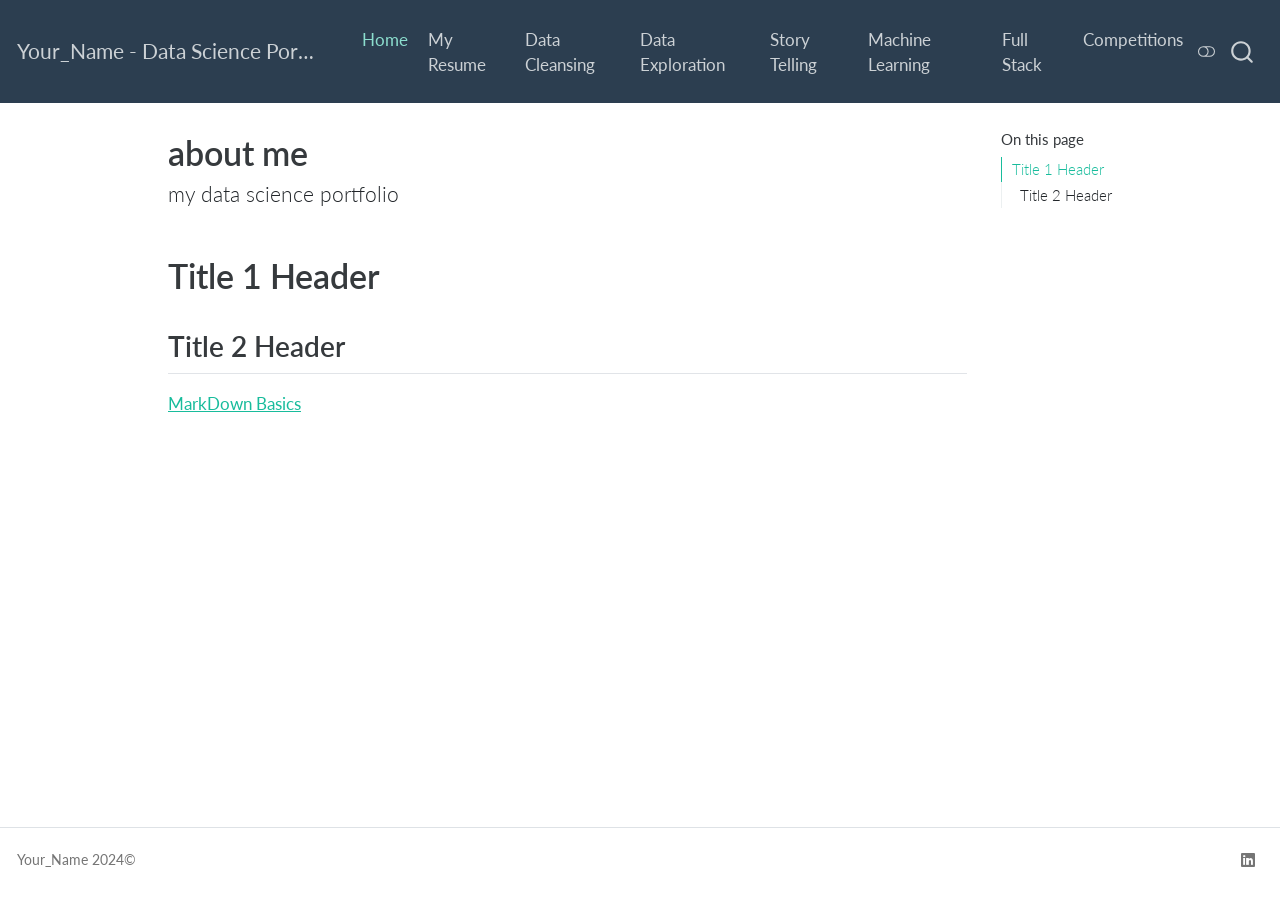
<file: docs/index.html>
<!DOCTYPE html>
<html xmlns="http://www.w3.org/1999/xhtml" lang="en" xml:lang="en"><head>

<meta charset="utf-8">
<meta name="generator" content="quarto-1.3.450">

<meta name="viewport" content="width=device-width, initial-scale=1.0, user-scalable=yes">


<title>Your_Name - Data Science Portfolio - about me</title>
<style>
code{white-space: pre-wrap;}
span.smallcaps{font-variant: small-caps;}
div.columns{display: flex; gap: min(4vw, 1.5em);}
div.column{flex: auto; overflow-x: auto;}
div.hanging-indent{margin-left: 1.5em; text-indent: -1.5em;}
ul.task-list{list-style: none;}
ul.task-list li input[type="checkbox"] {
  width: 0.8em;
  margin: 0 0.8em 0.2em -1em; /* quarto-specific, see https://github.com/quarto-dev/quarto-cli/issues/4556 */ 
  vertical-align: middle;
}
</style>


<script src="site_libs/quarto-nav/quarto-nav.js"></script>
<script src="site_libs/quarto-nav/headroom.min.js"></script>
<script src="site_libs/clipboard/clipboard.min.js"></script>
<script src="site_libs/quarto-search/autocomplete.umd.js"></script>
<script src="site_libs/quarto-search/fuse.min.js"></script>
<script src="site_libs/quarto-search/quarto-search.js"></script>
<meta name="quarto:offset" content="./">
<link href="./Images/favicon.png" rel="icon" type="image/png">
<script src="site_libs/quarto-html/quarto.js"></script>
<script src="site_libs/quarto-html/popper.min.js"></script>
<script src="site_libs/quarto-html/tippy.umd.min.js"></script>
<script src="site_libs/quarto-html/anchor.min.js"></script>
<link href="site_libs/quarto-html/tippy.css" rel="stylesheet">
<link href="site_libs/quarto-html/quarto-syntax-highlighting.css" rel="stylesheet" class="quarto-color-scheme" id="quarto-text-highlighting-styles">
<link href="site_libs/quarto-html/quarto-syntax-highlighting-dark.css" rel="prefetch" class="quarto-color-scheme quarto-color-alternate" id="quarto-text-highlighting-styles">
<script src="site_libs/bootstrap/bootstrap.min.js"></script>
<link href="site_libs/bootstrap/bootstrap-icons.css" rel="stylesheet">
<link href="site_libs/bootstrap/bootstrap.min.css" rel="stylesheet" class="quarto-color-scheme" id="quarto-bootstrap" data-mode="light">
<link href="site_libs/bootstrap/bootstrap-dark.min.css" rel="prefetch" class="quarto-color-scheme quarto-color-alternate" id="quarto-bootstrap" data-mode="dark">
<script id="quarto-search-options" type="application/json">{
  "location": "navbar",
  "copy-button": false,
  "collapse-after": 3,
  "panel-placement": "end",
  "type": "overlay",
  "limit": 20,
  "language": {
    "search-no-results-text": "No results",
    "search-matching-documents-text": "matching documents",
    "search-copy-link-title": "Copy link to search",
    "search-hide-matches-text": "Hide additional matches",
    "search-more-match-text": "more match in this document",
    "search-more-matches-text": "more matches in this document",
    "search-clear-button-title": "Clear",
    "search-detached-cancel-button-title": "Cancel",
    "search-submit-button-title": "Submit",
    "search-label": "Search"
  }
}</script>


<link rel="stylesheet" href="styles.css">
</head>

<body class="nav-fixed">

<div id="quarto-search-results"></div>
  <header id="quarto-header" class="headroom fixed-top">
    <nav class="navbar navbar-expand-lg navbar-dark ">
      <div class="navbar-container container-fluid">
      <div class="navbar-brand-container">
    <a class="navbar-brand" href="./index.html">
    <span class="navbar-title">Your_Name - Data Science Portfolio</span>
    </a>
  </div>
            <div id="quarto-search" class="" title="Search"></div>
          <button class="navbar-toggler" type="button" data-bs-toggle="collapse" data-bs-target="#navbarCollapse" aria-controls="navbarCollapse" aria-expanded="false" aria-label="Toggle navigation" onclick="if (window.quartoToggleHeadroom) { window.quartoToggleHeadroom(); }">
  <span class="navbar-toggler-icon"></span>
</button>
          <div class="collapse navbar-collapse" id="navbarCollapse">
            <ul class="navbar-nav navbar-nav-scroll ms-auto">
  <li class="nav-item">
    <a class="nav-link active" href="./index.html" rel="" target="" aria-current="page">
 <span class="menu-text">Home</span></a>
  </li>  
  <li class="nav-item">
    <a class="nav-link" href="./resume.html" rel="" target="">
 <span class="menu-text">My Resume</span></a>
  </li>  
  <li class="nav-item">
    <a class="nav-link" href="./cleansing.html" rel="" target="">
 <span class="menu-text">Data Cleansing</span></a>
  </li>  
  <li class="nav-item">
    <a class="nav-link" href="./exploration.html" rel="" target="">
 <span class="menu-text">Data Exploration</span></a>
  </li>  
  <li class="nav-item">
    <a class="nav-link" href="./story_telling.html" rel="" target="">
 <span class="menu-text">Story Telling</span></a>
  </li>  
  <li class="nav-item">
    <a class="nav-link" href="./ml.html" rel="" target="">
 <span class="menu-text">Machine Learning</span></a>
  </li>  
  <li class="nav-item">
    <a class="nav-link" href="./full_stack.html" rel="" target="">
 <span class="menu-text">Full Stack</span></a>
  </li>  
  <li class="nav-item">
    <a class="nav-link" href="./competition.html" rel="" target="">
 <span class="menu-text">Competitions</span></a>
  </li>  
</ul>
            <div class="quarto-navbar-tools">
  <a href="" class="quarto-color-scheme-toggle quarto-navigation-tool  px-1" onclick="window.quartoToggleColorScheme(); return false;" title="Toggle dark mode"><i class="bi"></i></a>
</div>
          </div> <!-- /navcollapse -->
      </div> <!-- /container-fluid -->
    </nav>
</header>
<!-- content -->
<div id="quarto-content" class="quarto-container page-columns page-rows-contents page-layout-article page-navbar">
<!-- sidebar -->
<!-- margin-sidebar -->
    <div id="quarto-margin-sidebar" class="sidebar margin-sidebar">
        <nav id="TOC" role="doc-toc" class="toc-active">
    <h2 id="toc-title">On this page</h2>
   
  <ul>
  <li><a href="#title-1-header" id="toc-title-1-header" class="nav-link active" data-scroll-target="#title-1-header">Title 1 Header</a>
  <ul class="collapse">
  <li><a href="#title-2-header" id="toc-title-2-header" class="nav-link" data-scroll-target="#title-2-header">Title 2 Header</a></li>
  </ul></li>
  </ul>
</nav>
    </div>
<!-- main -->
<main class="content" id="quarto-document-content">

<header id="title-block-header" class="quarto-title-block default">
<div class="quarto-title">
<h1 class="title">about me</h1>
<p class="subtitle lead">my data science portfolio</p>
</div>



<div class="quarto-title-meta">

    
  
    
  </div>
  

</header>

<section id="title-1-header" class="level1">
<h1>Title 1 Header</h1>
<section id="title-2-header" class="level2">
<h2 class="anchored" data-anchor-id="title-2-header">Title 2 Header</h2>
<p><a href="https://quarto.org/docs/authoring/markdown-basics.html#links-images">MarkDown Basics</a></p>


</section>
</section>

<a onclick="window.scrollTo(0, 0); return false;" role="button" id="quarto-back-to-top"><i class="bi bi-arrow-up"></i> Back to top</a></main> <!-- /main -->
<script id="quarto-html-after-body" type="application/javascript">
window.document.addEventListener("DOMContentLoaded", function (event) {
  const toggleBodyColorMode = (bsSheetEl) => {
    const mode = bsSheetEl.getAttribute("data-mode");
    const bodyEl = window.document.querySelector("body");
    if (mode === "dark") {
      bodyEl.classList.add("quarto-dark");
      bodyEl.classList.remove("quarto-light");
    } else {
      bodyEl.classList.add("quarto-light");
      bodyEl.classList.remove("quarto-dark");
    }
  }
  const toggleBodyColorPrimary = () => {
    const bsSheetEl = window.document.querySelector("link#quarto-bootstrap");
    if (bsSheetEl) {
      toggleBodyColorMode(bsSheetEl);
    }
  }
  toggleBodyColorPrimary();  
  const disableStylesheet = (stylesheets) => {
    for (let i=0; i < stylesheets.length; i++) {
      const stylesheet = stylesheets[i];
      stylesheet.rel = 'prefetch';
    }
  }
  const enableStylesheet = (stylesheets) => {
    for (let i=0; i < stylesheets.length; i++) {
      const stylesheet = stylesheets[i];
      stylesheet.rel = 'stylesheet';
    }
  }
  const manageTransitions = (selector, allowTransitions) => {
    const els = window.document.querySelectorAll(selector);
    for (let i=0; i < els.length; i++) {
      const el = els[i];
      if (allowTransitions) {
        el.classList.remove('notransition');
      } else {
        el.classList.add('notransition');
      }
    }
  }
  const toggleColorMode = (alternate) => {
    // Switch the stylesheets
    const alternateStylesheets = window.document.querySelectorAll('link.quarto-color-scheme.quarto-color-alternate');
    manageTransitions('#quarto-margin-sidebar .nav-link', false);
    if (alternate) {
      enableStylesheet(alternateStylesheets);
      for (const sheetNode of alternateStylesheets) {
        if (sheetNode.id === "quarto-bootstrap") {
          toggleBodyColorMode(sheetNode);
        }
      }
    } else {
      disableStylesheet(alternateStylesheets);
      toggleBodyColorPrimary();
    }
    manageTransitions('#quarto-margin-sidebar .nav-link', true);
    // Switch the toggles
    const toggles = window.document.querySelectorAll('.quarto-color-scheme-toggle');
    for (let i=0; i < toggles.length; i++) {
      const toggle = toggles[i];
      if (toggle) {
        if (alternate) {
          toggle.classList.add("alternate");     
        } else {
          toggle.classList.remove("alternate");
        }
      }
    }
    // Hack to workaround the fact that safari doesn't
    // properly recolor the scrollbar when toggling (#1455)
    if (navigator.userAgent.indexOf('Safari') > 0 && navigator.userAgent.indexOf('Chrome') == -1) {
      manageTransitions("body", false);
      window.scrollTo(0, 1);
      setTimeout(() => {
        window.scrollTo(0, 0);
        manageTransitions("body", true);
      }, 40);  
    }
  }
  const isFileUrl = () => { 
    return window.location.protocol === 'file:';
  }
  const hasAlternateSentinel = () => {  
    let styleSentinel = getColorSchemeSentinel();
    if (styleSentinel !== null) {
      return styleSentinel === "alternate";
    } else {
      return false;
    }
  }
  const setStyleSentinel = (alternate) => {
    const value = alternate ? "alternate" : "default";
    if (!isFileUrl()) {
      window.localStorage.setItem("quarto-color-scheme", value);
    } else {
      localAlternateSentinel = value;
    }
  }
  const getColorSchemeSentinel = () => {
    if (!isFileUrl()) {
      const storageValue = window.localStorage.getItem("quarto-color-scheme");
      return storageValue != null ? storageValue : localAlternateSentinel;
    } else {
      return localAlternateSentinel;
    }
  }
  let localAlternateSentinel = 'default';
  // Dark / light mode switch
  window.quartoToggleColorScheme = () => {
    // Read the current dark / light value 
    let toAlternate = !hasAlternateSentinel();
    toggleColorMode(toAlternate);
    setStyleSentinel(toAlternate);
  };
  // Ensure there is a toggle, if there isn't float one in the top right
  if (window.document.querySelector('.quarto-color-scheme-toggle') === null) {
    const a = window.document.createElement('a');
    a.classList.add('top-right');
    a.classList.add('quarto-color-scheme-toggle');
    a.href = "";
    a.onclick = function() { try { window.quartoToggleColorScheme(); } catch {} return false; };
    const i = window.document.createElement("i");
    i.classList.add('bi');
    a.appendChild(i);
    window.document.body.appendChild(a);
  }
  // Switch to dark mode if need be
  if (hasAlternateSentinel()) {
    toggleColorMode(true);
  } else {
    toggleColorMode(false);
  }
  const icon = "";
  const anchorJS = new window.AnchorJS();
  anchorJS.options = {
    placement: 'right',
    icon: icon
  };
  anchorJS.add('.anchored');
  const isCodeAnnotation = (el) => {
    for (const clz of el.classList) {
      if (clz.startsWith('code-annotation-')) {                     
        return true;
      }
    }
    return false;
  }
  const clipboard = new window.ClipboardJS('.code-copy-button', {
    text: function(trigger) {
      const codeEl = trigger.previousElementSibling.cloneNode(true);
      for (const childEl of codeEl.children) {
        if (isCodeAnnotation(childEl)) {
          childEl.remove();
        }
      }
      return codeEl.innerText;
    }
  });
  clipboard.on('success', function(e) {
    // button target
    const button = e.trigger;
    // don't keep focus
    button.blur();
    // flash "checked"
    button.classList.add('code-copy-button-checked');
    var currentTitle = button.getAttribute("title");
    button.setAttribute("title", "Copied!");
    let tooltip;
    if (window.bootstrap) {
      button.setAttribute("data-bs-toggle", "tooltip");
      button.setAttribute("data-bs-placement", "left");
      button.setAttribute("data-bs-title", "Copied!");
      tooltip = new bootstrap.Tooltip(button, 
        { trigger: "manual", 
          customClass: "code-copy-button-tooltip",
          offset: [0, -8]});
      tooltip.show();    
    }
    setTimeout(function() {
      if (tooltip) {
        tooltip.hide();
        button.removeAttribute("data-bs-title");
        button.removeAttribute("data-bs-toggle");
        button.removeAttribute("data-bs-placement");
      }
      button.setAttribute("title", currentTitle);
      button.classList.remove('code-copy-button-checked');
    }, 1000);
    // clear code selection
    e.clearSelection();
  });
  function tippyHover(el, contentFn) {
    const config = {
      allowHTML: true,
      content: contentFn,
      maxWidth: 500,
      delay: 100,
      arrow: false,
      appendTo: function(el) {
          return el.parentElement;
      },
      interactive: true,
      interactiveBorder: 10,
      theme: 'quarto',
      placement: 'bottom-start'
    };
    window.tippy(el, config); 
  }
  const noterefs = window.document.querySelectorAll('a[role="doc-noteref"]');
  for (var i=0; i<noterefs.length; i++) {
    const ref = noterefs[i];
    tippyHover(ref, function() {
      // use id or data attribute instead here
      let href = ref.getAttribute('data-footnote-href') || ref.getAttribute('href');
      try { href = new URL(href).hash; } catch {}
      const id = href.replace(/^#\/?/, "");
      const note = window.document.getElementById(id);
      return note.innerHTML;
    });
  }
      let selectedAnnoteEl;
      const selectorForAnnotation = ( cell, annotation) => {
        let cellAttr = 'data-code-cell="' + cell + '"';
        let lineAttr = 'data-code-annotation="' +  annotation + '"';
        const selector = 'span[' + cellAttr + '][' + lineAttr + ']';
        return selector;
      }
      const selectCodeLines = (annoteEl) => {
        const doc = window.document;
        const targetCell = annoteEl.getAttribute("data-target-cell");
        const targetAnnotation = annoteEl.getAttribute("data-target-annotation");
        const annoteSpan = window.document.querySelector(selectorForAnnotation(targetCell, targetAnnotation));
        const lines = annoteSpan.getAttribute("data-code-lines").split(",");
        const lineIds = lines.map((line) => {
          return targetCell + "-" + line;
        })
        let top = null;
        let height = null;
        let parent = null;
        if (lineIds.length > 0) {
            //compute the position of the single el (top and bottom and make a div)
            const el = window.document.getElementById(lineIds[0]);
            top = el.offsetTop;
            height = el.offsetHeight;
            parent = el.parentElement.parentElement;
          if (lineIds.length > 1) {
            const lastEl = window.document.getElementById(lineIds[lineIds.length - 1]);
            const bottom = lastEl.offsetTop + lastEl.offsetHeight;
            height = bottom - top;
          }
          if (top !== null && height !== null && parent !== null) {
            // cook up a div (if necessary) and position it 
            let div = window.document.getElementById("code-annotation-line-highlight");
            if (div === null) {
              div = window.document.createElement("div");
              div.setAttribute("id", "code-annotation-line-highlight");
              div.style.position = 'absolute';
              parent.appendChild(div);
            }
            div.style.top = top - 2 + "px";
            div.style.height = height + 4 + "px";
            let gutterDiv = window.document.getElementById("code-annotation-line-highlight-gutter");
            if (gutterDiv === null) {
              gutterDiv = window.document.createElement("div");
              gutterDiv.setAttribute("id", "code-annotation-line-highlight-gutter");
              gutterDiv.style.position = 'absolute';
              const codeCell = window.document.getElementById(targetCell);
              const gutter = codeCell.querySelector('.code-annotation-gutter');
              gutter.appendChild(gutterDiv);
            }
            gutterDiv.style.top = top - 2 + "px";
            gutterDiv.style.height = height + 4 + "px";
          }
          selectedAnnoteEl = annoteEl;
        }
      };
      const unselectCodeLines = () => {
        const elementsIds = ["code-annotation-line-highlight", "code-annotation-line-highlight-gutter"];
        elementsIds.forEach((elId) => {
          const div = window.document.getElementById(elId);
          if (div) {
            div.remove();
          }
        });
        selectedAnnoteEl = undefined;
      };
      // Attach click handler to the DT
      const annoteDls = window.document.querySelectorAll('dt[data-target-cell]');
      for (const annoteDlNode of annoteDls) {
        annoteDlNode.addEventListener('click', (event) => {
          const clickedEl = event.target;
          if (clickedEl !== selectedAnnoteEl) {
            unselectCodeLines();
            const activeEl = window.document.querySelector('dt[data-target-cell].code-annotation-active');
            if (activeEl) {
              activeEl.classList.remove('code-annotation-active');
            }
            selectCodeLines(clickedEl);
            clickedEl.classList.add('code-annotation-active');
          } else {
            // Unselect the line
            unselectCodeLines();
            clickedEl.classList.remove('code-annotation-active');
          }
        });
      }
  const findCites = (el) => {
    const parentEl = el.parentElement;
    if (parentEl) {
      const cites = parentEl.dataset.cites;
      if (cites) {
        return {
          el,
          cites: cites.split(' ')
        };
      } else {
        return findCites(el.parentElement)
      }
    } else {
      return undefined;
    }
  };
  var bibliorefs = window.document.querySelectorAll('a[role="doc-biblioref"]');
  for (var i=0; i<bibliorefs.length; i++) {
    const ref = bibliorefs[i];
    const citeInfo = findCites(ref);
    if (citeInfo) {
      tippyHover(citeInfo.el, function() {
        var popup = window.document.createElement('div');
        citeInfo.cites.forEach(function(cite) {
          var citeDiv = window.document.createElement('div');
          citeDiv.classList.add('hanging-indent');
          citeDiv.classList.add('csl-entry');
          var biblioDiv = window.document.getElementById('ref-' + cite);
          if (biblioDiv) {
            citeDiv.innerHTML = biblioDiv.innerHTML;
          }
          popup.appendChild(citeDiv);
        });
        return popup.innerHTML;
      });
    }
  }
});
</script>
</div> <!-- /content -->
<footer class="footer">
  <div class="nav-footer">
    <div class="nav-footer-left">Your_Name 2024©</div>   
    <div class="nav-footer-center">
      &nbsp;
    </div>
    <div class="nav-footer-right">
      <ul class="footer-items list-unstyled">
    <li class="nav-item compact">
    <a class="nav-link" href="./Your_LinkedIn_URL">
      <i class="bi bi-linkedin" role="img">
</i> 
    </a>
  </li>  
</ul>
    </div>
  </div>
</footer>



</body></html>
</file>
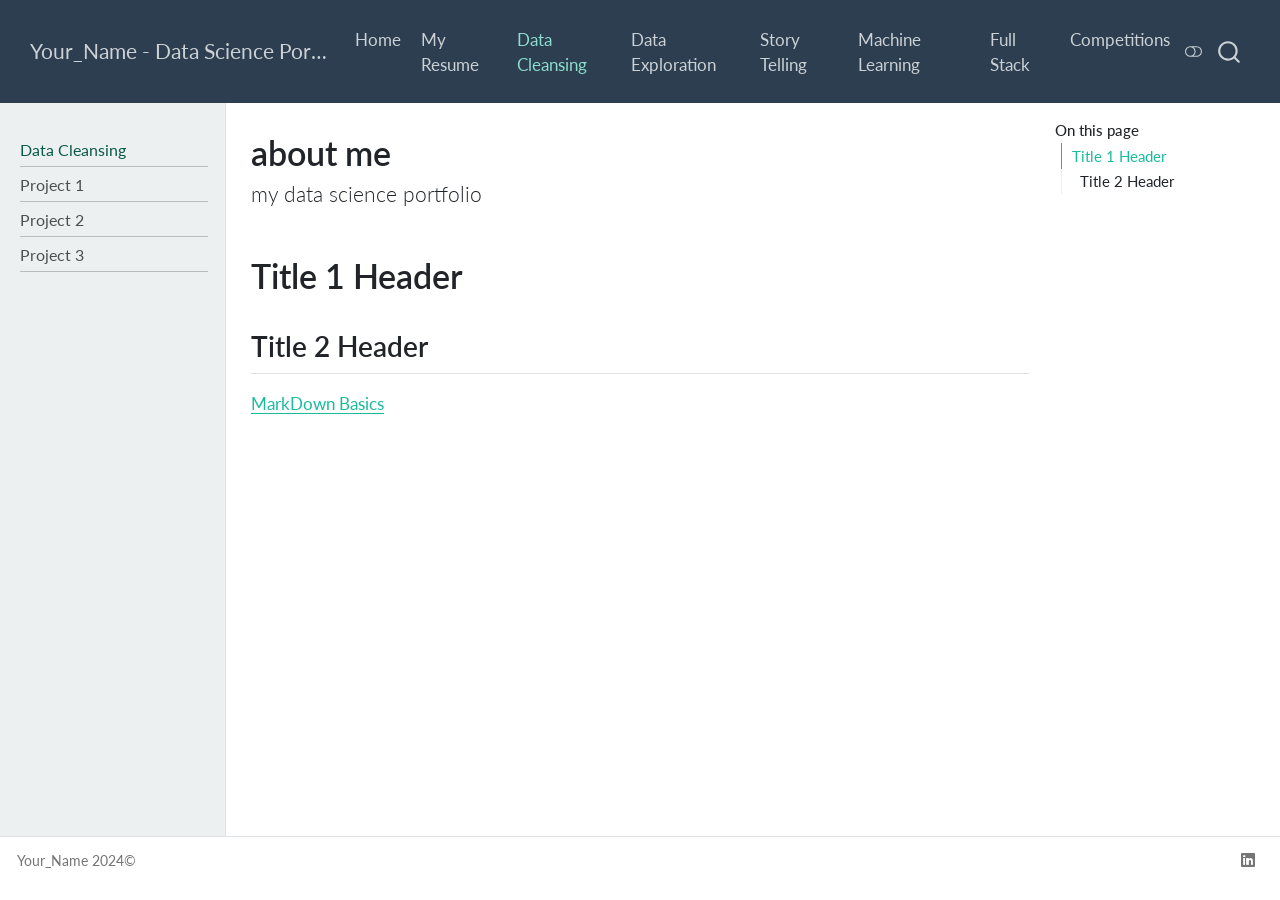
<file: docs/cleansing.html>
<!DOCTYPE html>
<html xmlns="http://www.w3.org/1999/xhtml" lang="en" xml:lang="en"><head>

<meta charset="utf-8">
<meta name="generator" content="quarto-1.6.42">

<meta name="viewport" content="width=device-width, initial-scale=1.0, user-scalable=yes">


<title>about me – Your_Name - Data Science Portfolio</title>
<style>
code{white-space: pre-wrap;}
span.smallcaps{font-variant: small-caps;}
div.columns{display: flex; gap: min(4vw, 1.5em);}
div.column{flex: auto; overflow-x: auto;}
div.hanging-indent{margin-left: 1.5em; text-indent: -1.5em;}
ul.task-list{list-style: none;}
ul.task-list li input[type="checkbox"] {
  width: 0.8em;
  margin: 0 0.8em 0.2em -1em; /* quarto-specific, see https://github.com/quarto-dev/quarto-cli/issues/4556 */ 
  vertical-align: middle;
}
</style>


<script src="site_libs/quarto-nav/quarto-nav.js"></script>
<script src="site_libs/quarto-nav/headroom.min.js"></script>
<script src="site_libs/clipboard/clipboard.min.js"></script>
<script src="site_libs/quarto-search/autocomplete.umd.js"></script>
<script src="site_libs/quarto-search/fuse.min.js"></script>
<script src="site_libs/quarto-search/quarto-search.js"></script>
<meta name="quarto:offset" content="./">
<link href="./Images/favicon.png" rel="icon" type="image/png">
<script src="site_libs/quarto-html/quarto.js"></script>
<script src="site_libs/quarto-html/popper.min.js"></script>
<script src="site_libs/quarto-html/tippy.umd.min.js"></script>
<script src="site_libs/quarto-html/anchor.min.js"></script>
<link href="site_libs/quarto-html/tippy.css" rel="stylesheet">
<link href="site_libs/quarto-html/quarto-syntax-highlighting-2f5df379a58b258e96c21c0638c20c03.css" rel="stylesheet" class="quarto-color-scheme" id="quarto-text-highlighting-styles">
<link href="site_libs/quarto-html/quarto-syntax-highlighting-dark-b53751a350365c71b6c909e95f209ed1.css" rel="prefetch" class="quarto-color-scheme quarto-color-alternate" id="quarto-text-highlighting-styles">
<script src="site_libs/bootstrap/bootstrap.min.js"></script>
<link href="site_libs/bootstrap/bootstrap-icons.css" rel="stylesheet">
<link href="site_libs/bootstrap/bootstrap-081d88d0d1b41bfd964ff18d5647c903.min.css" rel="stylesheet" append-hash="true" class="quarto-color-scheme" id="quarto-bootstrap" data-mode="light">
<link href="site_libs/bootstrap/bootstrap-dark-ed552497b652e94a043a49bcb61edf8f.min.css" rel="prefetch" append-hash="true" class="quarto-color-scheme quarto-color-alternate" id="quarto-bootstrap" data-mode="dark">
<script id="quarto-search-options" type="application/json">{
  "location": "navbar",
  "copy-button": false,
  "collapse-after": 3,
  "panel-placement": "end",
  "type": "overlay",
  "limit": 50,
  "keyboard-shortcut": [
    "f",
    "/",
    "s"
  ],
  "show-item-context": false,
  "language": {
    "search-no-results-text": "No results",
    "search-matching-documents-text": "matching documents",
    "search-copy-link-title": "Copy link to search",
    "search-hide-matches-text": "Hide additional matches",
    "search-more-match-text": "more match in this document",
    "search-more-matches-text": "more matches in this document",
    "search-clear-button-title": "Clear",
    "search-text-placeholder": "",
    "search-detached-cancel-button-title": "Cancel",
    "search-submit-button-title": "Submit",
    "search-label": "Search"
  }
}</script>


<link rel="stylesheet" href="styles.css">
</head>

<body class="nav-sidebar docked nav-fixed">

<div id="quarto-search-results"></div>
  <header id="quarto-header" class="headroom fixed-top">
    <nav class="navbar navbar-expand-lg " data-bs-theme="dark">
      <div class="navbar-container container-fluid">
      <div class="navbar-brand-container mx-auto">
    <a class="navbar-brand" href="./index.html">
    <span class="navbar-title">Your_Name - Data Science Portfolio</span>
    </a>
  </div>
            <div id="quarto-search" class="" title="Search"></div>
          <button class="navbar-toggler" type="button" data-bs-toggle="collapse" data-bs-target="#navbarCollapse" aria-controls="navbarCollapse" role="menu" aria-expanded="false" aria-label="Toggle navigation" onclick="if (window.quartoToggleHeadroom) { window.quartoToggleHeadroom(); }">
  <span class="navbar-toggler-icon"></span>
</button>
          <div class="collapse navbar-collapse" id="navbarCollapse">
            <ul class="navbar-nav navbar-nav-scroll ms-auto">
  <li class="nav-item">
    <a class="nav-link" href="./index.html"> 
<span class="menu-text">Home</span></a>
  </li>  
  <li class="nav-item">
    <a class="nav-link" href="./resume.html"> 
<span class="menu-text">My Resume</span></a>
  </li>  
  <li class="nav-item">
    <a class="nav-link active" href="./cleansing.html" aria-current="page"> 
<span class="menu-text">Data Cleansing</span></a>
  </li>  
  <li class="nav-item">
    <a class="nav-link" href="./exploration.html"> 
<span class="menu-text">Data Exploration</span></a>
  </li>  
  <li class="nav-item">
    <a class="nav-link" href="./story_telling.html"> 
<span class="menu-text">Story Telling</span></a>
  </li>  
  <li class="nav-item">
    <a class="nav-link" href="./ml.html"> 
<span class="menu-text">Machine Learning</span></a>
  </li>  
  <li class="nav-item">
    <a class="nav-link" href="./full_stack.html"> 
<span class="menu-text">Full Stack</span></a>
  </li>  
  <li class="nav-item">
    <a class="nav-link" href="./competition.html"> 
<span class="menu-text">Competitions</span></a>
  </li>  
</ul>
          </div> <!-- /navcollapse -->
            <div class="quarto-navbar-tools">
  <a href="" class="quarto-color-scheme-toggle quarto-navigation-tool  px-1" onclick="window.quartoToggleColorScheme(); return false;" title="Toggle dark mode"><i class="bi"></i></a>
</div>
      </div> <!-- /container-fluid -->
    </nav>
  <nav class="quarto-secondary-nav">
    <div class="container-fluid d-flex">
      <button type="button" class="quarto-btn-toggle btn" data-bs-toggle="collapse" role="button" data-bs-target=".quarto-sidebar-collapse-item" aria-controls="quarto-sidebar" aria-expanded="false" aria-label="Toggle sidebar navigation" onclick="if (window.quartoToggleHeadroom) { window.quartoToggleHeadroom(); }">
        <i class="bi bi-layout-text-sidebar-reverse"></i>
      </button>
        <nav class="quarto-page-breadcrumbs" aria-label="breadcrumb"><ol class="breadcrumb"><li class="breadcrumb-item"><a href="./cleansing.html">Data Cleansing</a></li></ol></nav>
        <a class="flex-grow-1" role="navigation" data-bs-toggle="collapse" data-bs-target=".quarto-sidebar-collapse-item" aria-controls="quarto-sidebar" aria-expanded="false" aria-label="Toggle sidebar navigation" onclick="if (window.quartoToggleHeadroom) { window.quartoToggleHeadroom(); }">      
        </a>
    </div>
  </nav>
</header>
<!-- content -->
<div id="quarto-content" class="quarto-container page-columns page-rows-contents page-layout-article page-navbar">
<!-- sidebar -->
  <nav id="quarto-sidebar" class="sidebar collapse collapse-horizontal quarto-sidebar-collapse-item sidebar-navigation docked overflow-auto">
    <div class="sidebar-menu-container"> 
    <ul class="list-unstyled mt-1">
        <li class="sidebar-item">
  <div class="sidebar-item-container"> 
  <a href="./cleansing.html" class="sidebar-item-text sidebar-link active">
 <span class="menu-text">Data Cleansing</span></a>
  </div>
</li>
        <li class="px-0"><hr class="sidebar-divider hi "></li>
        <li class="sidebar-item">
  <div class="sidebar-item-container"> 
  <a href="./Cleansing_Projects/project1.html" class="sidebar-item-text sidebar-link">
 <span class="menu-text">Project 1</span></a>
  </div>
</li>
        <li class="px-0"><hr class="sidebar-divider hi "></li>
        <li class="sidebar-item">
  <div class="sidebar-item-container"> 
  <a href="./Cleansing_Projects/project2.html" class="sidebar-item-text sidebar-link">
 <span class="menu-text">Project 2</span></a>
  </div>
</li>
        <li class="px-0"><hr class="sidebar-divider hi "></li>
        <li class="sidebar-item">
  <div class="sidebar-item-container"> 
  <a href="./Cleansing_Projects/project3.html" class="sidebar-item-text sidebar-link">
 <span class="menu-text">Project 3</span></a>
  </div>
</li>
        <li class="px-0"><hr class="sidebar-divider hi "></li>
    </ul>
    </div>
</nav>
<div id="quarto-sidebar-glass" class="quarto-sidebar-collapse-item" data-bs-toggle="collapse" data-bs-target=".quarto-sidebar-collapse-item"></div>
<!-- margin-sidebar -->
    <div id="quarto-margin-sidebar" class="sidebar margin-sidebar">
        <nav id="TOC" role="doc-toc" class="toc-active">
    <h2 id="toc-title">On this page</h2>
   
  <ul>
  <li><a href="#title-1-header" id="toc-title-1-header" class="nav-link active" data-scroll-target="#title-1-header">Title 1 Header</a>
  <ul class="collapse">
  <li><a href="#title-2-header" id="toc-title-2-header" class="nav-link" data-scroll-target="#title-2-header">Title 2 Header</a></li>
  </ul></li>
  </ul>
</nav>
    </div>
<!-- main -->
<main class="content" id="quarto-document-content">

<header id="title-block-header" class="quarto-title-block default">
<div class="quarto-title">
<h1 class="title">about me</h1>
<p class="subtitle lead">my data science portfolio</p>
</div>



<div class="quarto-title-meta">

    
  
    
  </div>
  


</header>


<section id="title-1-header" class="level1">
<h1>Title 1 Header</h1>
<section id="title-2-header" class="level2">
<h2 class="anchored" data-anchor-id="title-2-header">Title 2 Header</h2>
<p><a href="https://quarto.org/docs/authoring/markdown-basics.html#links-images">MarkDown Basics</a></p>


</section>
</section>

<a onclick="window.scrollTo(0, 0); return false;" role="button" id="quarto-back-to-top"><i class="bi bi-arrow-up"></i> Back to top</a></main> <!-- /main -->
<script id="quarto-html-after-body" type="application/javascript">
window.document.addEventListener("DOMContentLoaded", function (event) {
  const toggleBodyColorMode = (bsSheetEl) => {
    const mode = bsSheetEl.getAttribute("data-mode");
    const bodyEl = window.document.querySelector("body");
    if (mode === "dark") {
      bodyEl.classList.add("quarto-dark");
      bodyEl.classList.remove("quarto-light");
    } else {
      bodyEl.classList.add("quarto-light");
      bodyEl.classList.remove("quarto-dark");
    }
  }
  const toggleBodyColorPrimary = () => {
    const bsSheetEl = window.document.querySelector("link#quarto-bootstrap");
    if (bsSheetEl) {
      toggleBodyColorMode(bsSheetEl);
    }
  }
  toggleBodyColorPrimary();  
  const disableStylesheet = (stylesheets) => {
    for (let i=0; i < stylesheets.length; i++) {
      const stylesheet = stylesheets[i];
      stylesheet.rel = 'prefetch';
    }
  }
  const enableStylesheet = (stylesheets) => {
    for (let i=0; i < stylesheets.length; i++) {
      const stylesheet = stylesheets[i];
      stylesheet.rel = 'stylesheet';
    }
  }
  const manageTransitions = (selector, allowTransitions) => {
    const els = window.document.querySelectorAll(selector);
    for (let i=0; i < els.length; i++) {
      const el = els[i];
      if (allowTransitions) {
        el.classList.remove('notransition');
      } else {
        el.classList.add('notransition');
      }
    }
  }
  const toggleGiscusIfUsed = (isAlternate, darkModeDefault) => {
    const baseTheme = document.querySelector('#giscus-base-theme')?.value ?? 'light';
    const alternateTheme = document.querySelector('#giscus-alt-theme')?.value ?? 'dark';
    let newTheme = '';
    if(darkModeDefault) {
      newTheme = isAlternate ? baseTheme : alternateTheme;
    } else {
      newTheme = isAlternate ? alternateTheme : baseTheme;
    }
    const changeGiscusTheme = () => {
      // From: https://github.com/giscus/giscus/issues/336
      const sendMessage = (message) => {
        const iframe = document.querySelector('iframe.giscus-frame');
        if (!iframe) return;
        iframe.contentWindow.postMessage({ giscus: message }, 'https://giscus.app');
      }
      sendMessage({
        setConfig: {
          theme: newTheme
        }
      });
    }
    const isGiscussLoaded = window.document.querySelector('iframe.giscus-frame') !== null;
    if (isGiscussLoaded) {
      changeGiscusTheme();
    }
  }
  const toggleColorMode = (alternate) => {
    // Switch the stylesheets
    const alternateStylesheets = window.document.querySelectorAll('link.quarto-color-scheme.quarto-color-alternate');
    manageTransitions('#quarto-margin-sidebar .nav-link', false);
    if (alternate) {
      enableStylesheet(alternateStylesheets);
      for (const sheetNode of alternateStylesheets) {
        if (sheetNode.id === "quarto-bootstrap") {
          toggleBodyColorMode(sheetNode);
        }
      }
    } else {
      disableStylesheet(alternateStylesheets);
      toggleBodyColorPrimary();
    }
    manageTransitions('#quarto-margin-sidebar .nav-link', true);
    // Switch the toggles
    const toggles = window.document.querySelectorAll('.quarto-color-scheme-toggle');
    for (let i=0; i < toggles.length; i++) {
      const toggle = toggles[i];
      if (toggle) {
        if (alternate) {
          toggle.classList.add("alternate");     
        } else {
          toggle.classList.remove("alternate");
        }
      }
    }
    // Hack to workaround the fact that safari doesn't
    // properly recolor the scrollbar when toggling (#1455)
    if (navigator.userAgent.indexOf('Safari') > 0 && navigator.userAgent.indexOf('Chrome') == -1) {
      manageTransitions("body", false);
      window.scrollTo(0, 1);
      setTimeout(() => {
        window.scrollTo(0, 0);
        manageTransitions("body", true);
      }, 40);  
    }
  }
  const isFileUrl = () => { 
    return window.location.protocol === 'file:';
  }
  const hasAlternateSentinel = () => {  
    let styleSentinel = getColorSchemeSentinel();
    if (styleSentinel !== null) {
      return styleSentinel === "alternate";
    } else {
      return false;
    }
  }
  const setStyleSentinel = (alternate) => {
    const value = alternate ? "alternate" : "default";
    if (!isFileUrl()) {
      window.localStorage.setItem("quarto-color-scheme", value);
    } else {
      localAlternateSentinel = value;
    }
  }
  const getColorSchemeSentinel = () => {
    if (!isFileUrl()) {
      const storageValue = window.localStorage.getItem("quarto-color-scheme");
      return storageValue != null ? storageValue : localAlternateSentinel;
    } else {
      return localAlternateSentinel;
    }
  }
  const darkModeDefault = false;
  let localAlternateSentinel = darkModeDefault ? 'alternate' : 'default';
  // Dark / light mode switch
  window.quartoToggleColorScheme = () => {
    // Read the current dark / light value 
    let toAlternate = !hasAlternateSentinel();
    toggleColorMode(toAlternate);
    setStyleSentinel(toAlternate);
    toggleGiscusIfUsed(toAlternate, darkModeDefault);
  };
  // Ensure there is a toggle, if there isn't float one in the top right
  if (window.document.querySelector('.quarto-color-scheme-toggle') === null) {
    const a = window.document.createElement('a');
    a.classList.add('top-right');
    a.classList.add('quarto-color-scheme-toggle');
    a.href = "";
    a.onclick = function() { try { window.quartoToggleColorScheme(); } catch {} return false; };
    const i = window.document.createElement("i");
    i.classList.add('bi');
    a.appendChild(i);
    window.document.body.appendChild(a);
  }
  // Switch to dark mode if need be
  if (hasAlternateSentinel()) {
    toggleColorMode(true);
  } else {
    toggleColorMode(false);
  }
  const icon = "";
  const anchorJS = new window.AnchorJS();
  anchorJS.options = {
    placement: 'right',
    icon: icon
  };
  anchorJS.add('.anchored');
  const isCodeAnnotation = (el) => {
    for (const clz of el.classList) {
      if (clz.startsWith('code-annotation-')) {                     
        return true;
      }
    }
    return false;
  }
  const onCopySuccess = function(e) {
    // button target
    const button = e.trigger;
    // don't keep focus
    button.blur();
    // flash "checked"
    button.classList.add('code-copy-button-checked');
    var currentTitle = button.getAttribute("title");
    button.setAttribute("title", "Copied!");
    let tooltip;
    if (window.bootstrap) {
      button.setAttribute("data-bs-toggle", "tooltip");
      button.setAttribute("data-bs-placement", "left");
      button.setAttribute("data-bs-title", "Copied!");
      tooltip = new bootstrap.Tooltip(button, 
        { trigger: "manual", 
          customClass: "code-copy-button-tooltip",
          offset: [0, -8]});
      tooltip.show();    
    }
    setTimeout(function() {
      if (tooltip) {
        tooltip.hide();
        button.removeAttribute("data-bs-title");
        button.removeAttribute("data-bs-toggle");
        button.removeAttribute("data-bs-placement");
      }
      button.setAttribute("title", currentTitle);
      button.classList.remove('code-copy-button-checked');
    }, 1000);
    // clear code selection
    e.clearSelection();
  }
  const getTextToCopy = function(trigger) {
      const codeEl = trigger.previousElementSibling.cloneNode(true);
      for (const childEl of codeEl.children) {
        if (isCodeAnnotation(childEl)) {
          childEl.remove();
        }
      }
      return codeEl.innerText;
  }
  const clipboard = new window.ClipboardJS('.code-copy-button:not([data-in-quarto-modal])', {
    text: getTextToCopy
  });
  clipboard.on('success', onCopySuccess);
  if (window.document.getElementById('quarto-embedded-source-code-modal')) {
    const clipboardModal = new window.ClipboardJS('.code-copy-button[data-in-quarto-modal]', {
      text: getTextToCopy,
      container: window.document.getElementById('quarto-embedded-source-code-modal')
    });
    clipboardModal.on('success', onCopySuccess);
  }
    var localhostRegex = new RegExp(/^(?:http|https):\/\/localhost\:?[0-9]*\//);
    var mailtoRegex = new RegExp(/^mailto:/);
      var filterRegex = new RegExp('/' + window.location.host + '/');
    var isInternal = (href) => {
        return filterRegex.test(href) || localhostRegex.test(href) || mailtoRegex.test(href);
    }
    // Inspect non-navigation links and adorn them if external
 	var links = window.document.querySelectorAll('a[href]:not(.nav-link):not(.navbar-brand):not(.toc-action):not(.sidebar-link):not(.sidebar-item-toggle):not(.pagination-link):not(.no-external):not([aria-hidden]):not(.dropdown-item):not(.quarto-navigation-tool):not(.about-link)');
    for (var i=0; i<links.length; i++) {
      const link = links[i];
      if (!isInternal(link.href)) {
        // undo the damage that might have been done by quarto-nav.js in the case of
        // links that we want to consider external
        if (link.dataset.originalHref !== undefined) {
          link.href = link.dataset.originalHref;
        }
      }
    }
  function tippyHover(el, contentFn, onTriggerFn, onUntriggerFn) {
    const config = {
      allowHTML: true,
      maxWidth: 500,
      delay: 100,
      arrow: false,
      appendTo: function(el) {
          return el.parentElement;
      },
      interactive: true,
      interactiveBorder: 10,
      theme: 'quarto',
      placement: 'bottom-start',
    };
    if (contentFn) {
      config.content = contentFn;
    }
    if (onTriggerFn) {
      config.onTrigger = onTriggerFn;
    }
    if (onUntriggerFn) {
      config.onUntrigger = onUntriggerFn;
    }
    window.tippy(el, config); 
  }
  const noterefs = window.document.querySelectorAll('a[role="doc-noteref"]');
  for (var i=0; i<noterefs.length; i++) {
    const ref = noterefs[i];
    tippyHover(ref, function() {
      // use id or data attribute instead here
      let href = ref.getAttribute('data-footnote-href') || ref.getAttribute('href');
      try { href = new URL(href).hash; } catch {}
      const id = href.replace(/^#\/?/, "");
      const note = window.document.getElementById(id);
      if (note) {
        return note.innerHTML;
      } else {
        return "";
      }
    });
  }
  const xrefs = window.document.querySelectorAll('a.quarto-xref');
  const processXRef = (id, note) => {
    // Strip column container classes
    const stripColumnClz = (el) => {
      el.classList.remove("page-full", "page-columns");
      if (el.children) {
        for (const child of el.children) {
          stripColumnClz(child);
        }
      }
    }
    stripColumnClz(note)
    if (id === null || id.startsWith('sec-')) {
      // Special case sections, only their first couple elements
      const container = document.createElement("div");
      if (note.children && note.children.length > 2) {
        container.appendChild(note.children[0].cloneNode(true));
        for (let i = 1; i < note.children.length; i++) {
          const child = note.children[i];
          if (child.tagName === "P" && child.innerText === "") {
            continue;
          } else {
            container.appendChild(child.cloneNode(true));
            break;
          }
        }
        if (window.Quarto?.typesetMath) {
          window.Quarto.typesetMath(container);
        }
        return container.innerHTML
      } else {
        if (window.Quarto?.typesetMath) {
          window.Quarto.typesetMath(note);
        }
        return note.innerHTML;
      }
    } else {
      // Remove any anchor links if they are present
      const anchorLink = note.querySelector('a.anchorjs-link');
      if (anchorLink) {
        anchorLink.remove();
      }
      if (window.Quarto?.typesetMath) {
        window.Quarto.typesetMath(note);
      }
      if (note.classList.contains("callout")) {
        return note.outerHTML;
      } else {
        return note.innerHTML;
      }
    }
  }
  for (var i=0; i<xrefs.length; i++) {
    const xref = xrefs[i];
    tippyHover(xref, undefined, function(instance) {
      instance.disable();
      let url = xref.getAttribute('href');
      let hash = undefined; 
      if (url.startsWith('#')) {
        hash = url;
      } else {
        try { hash = new URL(url).hash; } catch {}
      }
      if (hash) {
        const id = hash.replace(/^#\/?/, "");
        const note = window.document.getElementById(id);
        if (note !== null) {
          try {
            const html = processXRef(id, note.cloneNode(true));
            instance.setContent(html);
          } finally {
            instance.enable();
            instance.show();
          }
        } else {
          // See if we can fetch this
          fetch(url.split('#')[0])
          .then(res => res.text())
          .then(html => {
            const parser = new DOMParser();
            const htmlDoc = parser.parseFromString(html, "text/html");
            const note = htmlDoc.getElementById(id);
            if (note !== null) {
              const html = processXRef(id, note);
              instance.setContent(html);
            } 
          }).finally(() => {
            instance.enable();
            instance.show();
          });
        }
      } else {
        // See if we can fetch a full url (with no hash to target)
        // This is a special case and we should probably do some content thinning / targeting
        fetch(url)
        .then(res => res.text())
        .then(html => {
          const parser = new DOMParser();
          const htmlDoc = parser.parseFromString(html, "text/html");
          const note = htmlDoc.querySelector('main.content');
          if (note !== null) {
            // This should only happen for chapter cross references
            // (since there is no id in the URL)
            // remove the first header
            if (note.children.length > 0 && note.children[0].tagName === "HEADER") {
              note.children[0].remove();
            }
            const html = processXRef(null, note);
            instance.setContent(html);
          } 
        }).finally(() => {
          instance.enable();
          instance.show();
        });
      }
    }, function(instance) {
    });
  }
      let selectedAnnoteEl;
      const selectorForAnnotation = ( cell, annotation) => {
        let cellAttr = 'data-code-cell="' + cell + '"';
        let lineAttr = 'data-code-annotation="' +  annotation + '"';
        const selector = 'span[' + cellAttr + '][' + lineAttr + ']';
        return selector;
      }
      const selectCodeLines = (annoteEl) => {
        const doc = window.document;
        const targetCell = annoteEl.getAttribute("data-target-cell");
        const targetAnnotation = annoteEl.getAttribute("data-target-annotation");
        const annoteSpan = window.document.querySelector(selectorForAnnotation(targetCell, targetAnnotation));
        const lines = annoteSpan.getAttribute("data-code-lines").split(",");
        const lineIds = lines.map((line) => {
          return targetCell + "-" + line;
        })
        let top = null;
        let height = null;
        let parent = null;
        if (lineIds.length > 0) {
            //compute the position of the single el (top and bottom and make a div)
            const el = window.document.getElementById(lineIds[0]);
            top = el.offsetTop;
            height = el.offsetHeight;
            parent = el.parentElement.parentElement;
          if (lineIds.length > 1) {
            const lastEl = window.document.getElementById(lineIds[lineIds.length - 1]);
            const bottom = lastEl.offsetTop + lastEl.offsetHeight;
            height = bottom - top;
          }
          if (top !== null && height !== null && parent !== null) {
            // cook up a div (if necessary) and position it 
            let div = window.document.getElementById("code-annotation-line-highlight");
            if (div === null) {
              div = window.document.createElement("div");
              div.setAttribute("id", "code-annotation-line-highlight");
              div.style.position = 'absolute';
              parent.appendChild(div);
            }
            div.style.top = top - 2 + "px";
            div.style.height = height + 4 + "px";
            div.style.left = 0;
            let gutterDiv = window.document.getElementById("code-annotation-line-highlight-gutter");
            if (gutterDiv === null) {
              gutterDiv = window.document.createElement("div");
              gutterDiv.setAttribute("id", "code-annotation-line-highlight-gutter");
              gutterDiv.style.position = 'absolute';
              const codeCell = window.document.getElementById(targetCell);
              const gutter = codeCell.querySelector('.code-annotation-gutter');
              gutter.appendChild(gutterDiv);
            }
            gutterDiv.style.top = top - 2 + "px";
            gutterDiv.style.height = height + 4 + "px";
          }
          selectedAnnoteEl = annoteEl;
        }
      };
      const unselectCodeLines = () => {
        const elementsIds = ["code-annotation-line-highlight", "code-annotation-line-highlight-gutter"];
        elementsIds.forEach((elId) => {
          const div = window.document.getElementById(elId);
          if (div) {
            div.remove();
          }
        });
        selectedAnnoteEl = undefined;
      };
        // Handle positioning of the toggle
    window.addEventListener(
      "resize",
      throttle(() => {
        elRect = undefined;
        if (selectedAnnoteEl) {
          selectCodeLines(selectedAnnoteEl);
        }
      }, 10)
    );
    function throttle(fn, ms) {
    let throttle = false;
    let timer;
      return (...args) => {
        if(!throttle) { // first call gets through
            fn.apply(this, args);
            throttle = true;
        } else { // all the others get throttled
            if(timer) clearTimeout(timer); // cancel #2
            timer = setTimeout(() => {
              fn.apply(this, args);
              timer = throttle = false;
            }, ms);
        }
      };
    }
      // Attach click handler to the DT
      const annoteDls = window.document.querySelectorAll('dt[data-target-cell]');
      for (const annoteDlNode of annoteDls) {
        annoteDlNode.addEventListener('click', (event) => {
          const clickedEl = event.target;
          if (clickedEl !== selectedAnnoteEl) {
            unselectCodeLines();
            const activeEl = window.document.querySelector('dt[data-target-cell].code-annotation-active');
            if (activeEl) {
              activeEl.classList.remove('code-annotation-active');
            }
            selectCodeLines(clickedEl);
            clickedEl.classList.add('code-annotation-active');
          } else {
            // Unselect the line
            unselectCodeLines();
            clickedEl.classList.remove('code-annotation-active');
          }
        });
      }
  const findCites = (el) => {
    const parentEl = el.parentElement;
    if (parentEl) {
      const cites = parentEl.dataset.cites;
      if (cites) {
        return {
          el,
          cites: cites.split(' ')
        };
      } else {
        return findCites(el.parentElement)
      }
    } else {
      return undefined;
    }
  };
  var bibliorefs = window.document.querySelectorAll('a[role="doc-biblioref"]');
  for (var i=0; i<bibliorefs.length; i++) {
    const ref = bibliorefs[i];
    const citeInfo = findCites(ref);
    if (citeInfo) {
      tippyHover(citeInfo.el, function() {
        var popup = window.document.createElement('div');
        citeInfo.cites.forEach(function(cite) {
          var citeDiv = window.document.createElement('div');
          citeDiv.classList.add('hanging-indent');
          citeDiv.classList.add('csl-entry');
          var biblioDiv = window.document.getElementById('ref-' + cite);
          if (biblioDiv) {
            citeDiv.innerHTML = biblioDiv.innerHTML;
          }
          popup.appendChild(citeDiv);
        });
        return popup.innerHTML;
      });
    }
  }
});
</script>
</div> <!-- /content -->
<footer class="footer">
  <div class="nav-footer">
    <div class="nav-footer-left">
<p>Your_Name 2024©</p>
</div>   
    <div class="nav-footer-center">
      &nbsp;
    </div>
    <div class="nav-footer-right">
      <ul class="footer-items list-unstyled">
    <li class="nav-item compact">
    <a class="nav-link" href="./Your_LinkedIn_URL">
      <i class="bi bi-linkedin" role="img">
</i> 
    </a>
  </li>  
</ul>
    </div>
  </div>
</footer>




</body></html>
</file>
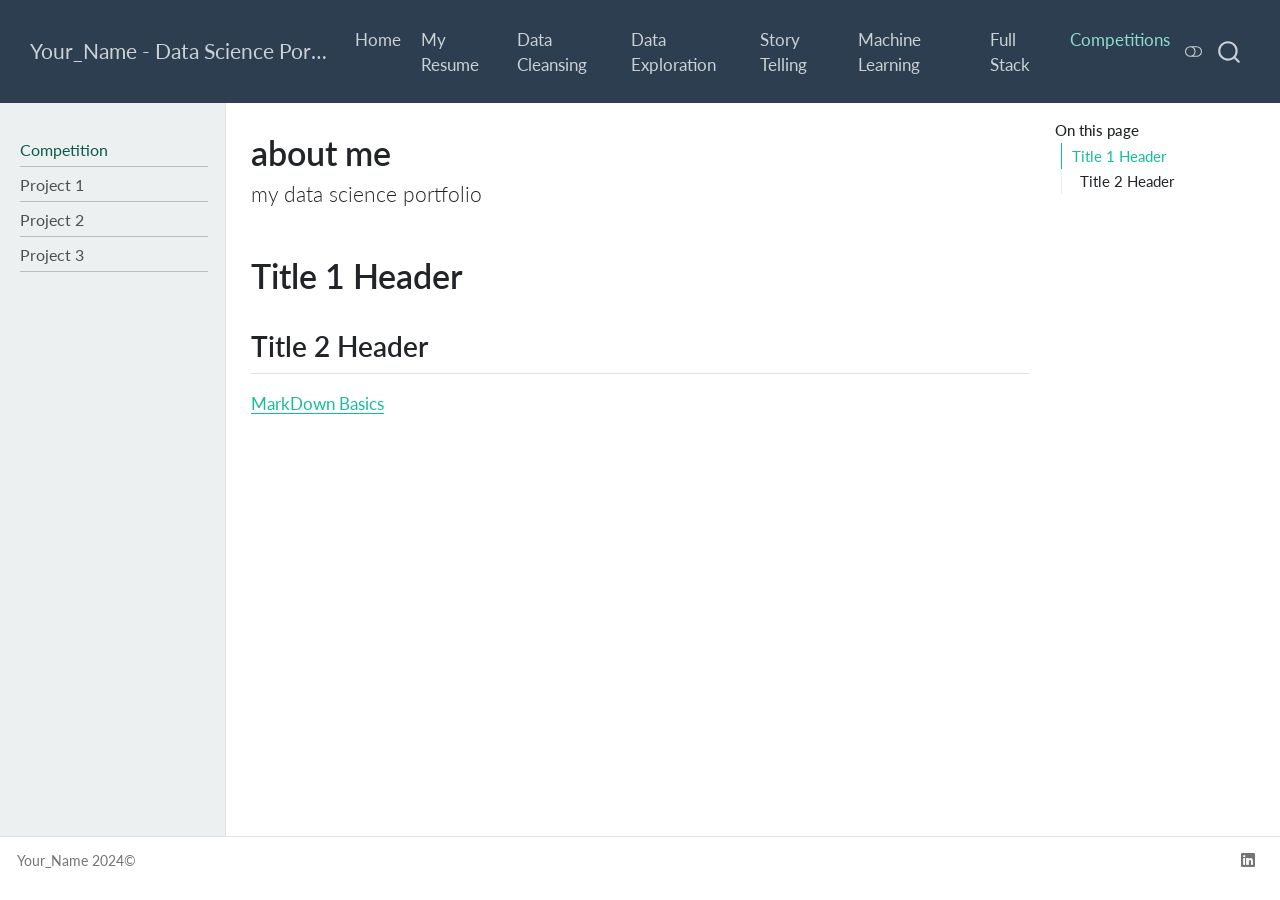
<file: docs/competition.html>
<!DOCTYPE html>
<html xmlns="http://www.w3.org/1999/xhtml" lang="en" xml:lang="en"><head>

<meta charset="utf-8">
<meta name="generator" content="quarto-1.6.42">

<meta name="viewport" content="width=device-width, initial-scale=1.0, user-scalable=yes">


<title>about me – Your_Name - Data Science Portfolio</title>
<style>
code{white-space: pre-wrap;}
span.smallcaps{font-variant: small-caps;}
div.columns{display: flex; gap: min(4vw, 1.5em);}
div.column{flex: auto; overflow-x: auto;}
div.hanging-indent{margin-left: 1.5em; text-indent: -1.5em;}
ul.task-list{list-style: none;}
ul.task-list li input[type="checkbox"] {
  width: 0.8em;
  margin: 0 0.8em 0.2em -1em; /* quarto-specific, see https://github.com/quarto-dev/quarto-cli/issues/4556 */ 
  vertical-align: middle;
}
</style>


<script src="site_libs/quarto-nav/quarto-nav.js"></script>
<script src="site_libs/quarto-nav/headroom.min.js"></script>
<script src="site_libs/clipboard/clipboard.min.js"></script>
<script src="site_libs/quarto-search/autocomplete.umd.js"></script>
<script src="site_libs/quarto-search/fuse.min.js"></script>
<script src="site_libs/quarto-search/quarto-search.js"></script>
<meta name="quarto:offset" content="./">
<link href="./Images/favicon.png" rel="icon" type="image/png">
<script src="site_libs/quarto-html/quarto.js"></script>
<script src="site_libs/quarto-html/popper.min.js"></script>
<script src="site_libs/quarto-html/tippy.umd.min.js"></script>
<script src="site_libs/quarto-html/anchor.min.js"></script>
<link href="site_libs/quarto-html/tippy.css" rel="stylesheet">
<link href="site_libs/quarto-html/quarto-syntax-highlighting-2f5df379a58b258e96c21c0638c20c03.css" rel="stylesheet" class="quarto-color-scheme" id="quarto-text-highlighting-styles">
<link href="site_libs/quarto-html/quarto-syntax-highlighting-dark-b53751a350365c71b6c909e95f209ed1.css" rel="prefetch" class="quarto-color-scheme quarto-color-alternate" id="quarto-text-highlighting-styles">
<script src="site_libs/bootstrap/bootstrap.min.js"></script>
<link href="site_libs/bootstrap/bootstrap-icons.css" rel="stylesheet">
<link href="site_libs/bootstrap/bootstrap-081d88d0d1b41bfd964ff18d5647c903.min.css" rel="stylesheet" append-hash="true" class="quarto-color-scheme" id="quarto-bootstrap" data-mode="light">
<link href="site_libs/bootstrap/bootstrap-dark-ed552497b652e94a043a49bcb61edf8f.min.css" rel="prefetch" append-hash="true" class="quarto-color-scheme quarto-color-alternate" id="quarto-bootstrap" data-mode="dark">
<script id="quarto-search-options" type="application/json">{
  "location": "navbar",
  "copy-button": false,
  "collapse-after": 3,
  "panel-placement": "end",
  "type": "overlay",
  "limit": 50,
  "keyboard-shortcut": [
    "f",
    "/",
    "s"
  ],
  "show-item-context": false,
  "language": {
    "search-no-results-text": "No results",
    "search-matching-documents-text": "matching documents",
    "search-copy-link-title": "Copy link to search",
    "search-hide-matches-text": "Hide additional matches",
    "search-more-match-text": "more match in this document",
    "search-more-matches-text": "more matches in this document",
    "search-clear-button-title": "Clear",
    "search-text-placeholder": "",
    "search-detached-cancel-button-title": "Cancel",
    "search-submit-button-title": "Submit",
    "search-label": "Search"
  }
}</script>


<link rel="stylesheet" href="styles.css">
</head>

<body class="nav-sidebar docked nav-fixed">

<div id="quarto-search-results"></div>
  <header id="quarto-header" class="headroom fixed-top">
    <nav class="navbar navbar-expand-lg " data-bs-theme="dark">
      <div class="navbar-container container-fluid">
      <div class="navbar-brand-container mx-auto">
    <a class="navbar-brand" href="./index.html">
    <span class="navbar-title">Your_Name - Data Science Portfolio</span>
    </a>
  </div>
            <div id="quarto-search" class="" title="Search"></div>
          <button class="navbar-toggler" type="button" data-bs-toggle="collapse" data-bs-target="#navbarCollapse" aria-controls="navbarCollapse" role="menu" aria-expanded="false" aria-label="Toggle navigation" onclick="if (window.quartoToggleHeadroom) { window.quartoToggleHeadroom(); }">
  <span class="navbar-toggler-icon"></span>
</button>
          <div class="collapse navbar-collapse" id="navbarCollapse">
            <ul class="navbar-nav navbar-nav-scroll ms-auto">
  <li class="nav-item">
    <a class="nav-link" href="./index.html"> 
<span class="menu-text">Home</span></a>
  </li>  
  <li class="nav-item">
    <a class="nav-link" href="./resume.html"> 
<span class="menu-text">My Resume</span></a>
  </li>  
  <li class="nav-item">
    <a class="nav-link" href="./cleansing.html"> 
<span class="menu-text">Data Cleansing</span></a>
  </li>  
  <li class="nav-item">
    <a class="nav-link" href="./exploration.html"> 
<span class="menu-text">Data Exploration</span></a>
  </li>  
  <li class="nav-item">
    <a class="nav-link" href="./story_telling.html"> 
<span class="menu-text">Story Telling</span></a>
  </li>  
  <li class="nav-item">
    <a class="nav-link" href="./ml.html"> 
<span class="menu-text">Machine Learning</span></a>
  </li>  
  <li class="nav-item">
    <a class="nav-link" href="./full_stack.html"> 
<span class="menu-text">Full Stack</span></a>
  </li>  
  <li class="nav-item">
    <a class="nav-link active" href="./competition.html" aria-current="page"> 
<span class="menu-text">Competitions</span></a>
  </li>  
</ul>
          </div> <!-- /navcollapse -->
            <div class="quarto-navbar-tools">
  <a href="" class="quarto-color-scheme-toggle quarto-navigation-tool  px-1" onclick="window.quartoToggleColorScheme(); return false;" title="Toggle dark mode"><i class="bi"></i></a>
</div>
      </div> <!-- /container-fluid -->
    </nav>
  <nav class="quarto-secondary-nav">
    <div class="container-fluid d-flex">
      <button type="button" class="quarto-btn-toggle btn" data-bs-toggle="collapse" role="button" data-bs-target=".quarto-sidebar-collapse-item" aria-controls="quarto-sidebar" aria-expanded="false" aria-label="Toggle sidebar navigation" onclick="if (window.quartoToggleHeadroom) { window.quartoToggleHeadroom(); }">
        <i class="bi bi-layout-text-sidebar-reverse"></i>
      </button>
        <nav class="quarto-page-breadcrumbs" aria-label="breadcrumb"><ol class="breadcrumb"><li class="breadcrumb-item"><a href="./competition.html">Competition</a></li></ol></nav>
        <a class="flex-grow-1" role="navigation" data-bs-toggle="collapse" data-bs-target=".quarto-sidebar-collapse-item" aria-controls="quarto-sidebar" aria-expanded="false" aria-label="Toggle sidebar navigation" onclick="if (window.quartoToggleHeadroom) { window.quartoToggleHeadroom(); }">      
        </a>
    </div>
  </nav>
</header>
<!-- content -->
<div id="quarto-content" class="quarto-container page-columns page-rows-contents page-layout-article page-navbar">
<!-- sidebar -->
  <nav id="quarto-sidebar" class="sidebar collapse collapse-horizontal quarto-sidebar-collapse-item sidebar-navigation docked overflow-auto">
    <div class="sidebar-menu-container"> 
    <ul class="list-unstyled mt-1">
        <li class="sidebar-item">
  <div class="sidebar-item-container"> 
  <a href="./competition.html" class="sidebar-item-text sidebar-link active">
 <span class="menu-text">Competition</span></a>
  </div>
</li>
        <li class="px-0"><hr class="sidebar-divider hi "></li>
        <li class="sidebar-item">
  <div class="sidebar-item-container"> 
  <a href="./Competition/project1.html" class="sidebar-item-text sidebar-link">
 <span class="menu-text">Project 1</span></a>
  </div>
</li>
        <li class="px-0"><hr class="sidebar-divider hi "></li>
        <li class="sidebar-item">
  <div class="sidebar-item-container"> 
  <a href="./Competition/project2.html" class="sidebar-item-text sidebar-link">
 <span class="menu-text">Project 2</span></a>
  </div>
</li>
        <li class="px-0"><hr class="sidebar-divider hi "></li>
        <li class="sidebar-item">
  <div class="sidebar-item-container"> 
  <a href="./Competition/project3.html" class="sidebar-item-text sidebar-link">
 <span class="menu-text">Project 3</span></a>
  </div>
</li>
        <li class="px-0"><hr class="sidebar-divider hi "></li>
    </ul>
    </div>
</nav>
<div id="quarto-sidebar-glass" class="quarto-sidebar-collapse-item" data-bs-toggle="collapse" data-bs-target=".quarto-sidebar-collapse-item"></div>
<!-- margin-sidebar -->
    <div id="quarto-margin-sidebar" class="sidebar margin-sidebar">
        <nav id="TOC" role="doc-toc" class="toc-active">
    <h2 id="toc-title">On this page</h2>
   
  <ul>
  <li><a href="#title-1-header" id="toc-title-1-header" class="nav-link active" data-scroll-target="#title-1-header">Title 1 Header</a>
  <ul class="collapse">
  <li><a href="#title-2-header" id="toc-title-2-header" class="nav-link" data-scroll-target="#title-2-header">Title 2 Header</a></li>
  </ul></li>
  </ul>
</nav>
    </div>
<!-- main -->
<main class="content" id="quarto-document-content">

<header id="title-block-header" class="quarto-title-block default">
<div class="quarto-title">
<h1 class="title">about me</h1>
<p class="subtitle lead">my data science portfolio</p>
</div>



<div class="quarto-title-meta">

    
  
    
  </div>
  


</header>


<section id="title-1-header" class="level1">
<h1>Title 1 Header</h1>
<section id="title-2-header" class="level2">
<h2 class="anchored" data-anchor-id="title-2-header">Title 2 Header</h2>
<p><a href="https://quarto.org/docs/authoring/markdown-basics.html#links-images">MarkDown Basics</a></p>


</section>
</section>

<a onclick="window.scrollTo(0, 0); return false;" role="button" id="quarto-back-to-top"><i class="bi bi-arrow-up"></i> Back to top</a></main> <!-- /main -->
<script id="quarto-html-after-body" type="application/javascript">
window.document.addEventListener("DOMContentLoaded", function (event) {
  const toggleBodyColorMode = (bsSheetEl) => {
    const mode = bsSheetEl.getAttribute("data-mode");
    const bodyEl = window.document.querySelector("body");
    if (mode === "dark") {
      bodyEl.classList.add("quarto-dark");
      bodyEl.classList.remove("quarto-light");
    } else {
      bodyEl.classList.add("quarto-light");
      bodyEl.classList.remove("quarto-dark");
    }
  }
  const toggleBodyColorPrimary = () => {
    const bsSheetEl = window.document.querySelector("link#quarto-bootstrap");
    if (bsSheetEl) {
      toggleBodyColorMode(bsSheetEl);
    }
  }
  toggleBodyColorPrimary();  
  const disableStylesheet = (stylesheets) => {
    for (let i=0; i < stylesheets.length; i++) {
      const stylesheet = stylesheets[i];
      stylesheet.rel = 'prefetch';
    }
  }
  const enableStylesheet = (stylesheets) => {
    for (let i=0; i < stylesheets.length; i++) {
      const stylesheet = stylesheets[i];
      stylesheet.rel = 'stylesheet';
    }
  }
  const manageTransitions = (selector, allowTransitions) => {
    const els = window.document.querySelectorAll(selector);
    for (let i=0; i < els.length; i++) {
      const el = els[i];
      if (allowTransitions) {
        el.classList.remove('notransition');
      } else {
        el.classList.add('notransition');
      }
    }
  }
  const toggleGiscusIfUsed = (isAlternate, darkModeDefault) => {
    const baseTheme = document.querySelector('#giscus-base-theme')?.value ?? 'light';
    const alternateTheme = document.querySelector('#giscus-alt-theme')?.value ?? 'dark';
    let newTheme = '';
    if(darkModeDefault) {
      newTheme = isAlternate ? baseTheme : alternateTheme;
    } else {
      newTheme = isAlternate ? alternateTheme : baseTheme;
    }
    const changeGiscusTheme = () => {
      // From: https://github.com/giscus/giscus/issues/336
      const sendMessage = (message) => {
        const iframe = document.querySelector('iframe.giscus-frame');
        if (!iframe) return;
        iframe.contentWindow.postMessage({ giscus: message }, 'https://giscus.app');
      }
      sendMessage({
        setConfig: {
          theme: newTheme
        }
      });
    }
    const isGiscussLoaded = window.document.querySelector('iframe.giscus-frame') !== null;
    if (isGiscussLoaded) {
      changeGiscusTheme();
    }
  }
  const toggleColorMode = (alternate) => {
    // Switch the stylesheets
    const alternateStylesheets = window.document.querySelectorAll('link.quarto-color-scheme.quarto-color-alternate');
    manageTransitions('#quarto-margin-sidebar .nav-link', false);
    if (alternate) {
      enableStylesheet(alternateStylesheets);
      for (const sheetNode of alternateStylesheets) {
        if (sheetNode.id === "quarto-bootstrap") {
          toggleBodyColorMode(sheetNode);
        }
      }
    } else {
      disableStylesheet(alternateStylesheets);
      toggleBodyColorPrimary();
    }
    manageTransitions('#quarto-margin-sidebar .nav-link', true);
    // Switch the toggles
    const toggles = window.document.querySelectorAll('.quarto-color-scheme-toggle');
    for (let i=0; i < toggles.length; i++) {
      const toggle = toggles[i];
      if (toggle) {
        if (alternate) {
          toggle.classList.add("alternate");     
        } else {
          toggle.classList.remove("alternate");
        }
      }
    }
    // Hack to workaround the fact that safari doesn't
    // properly recolor the scrollbar when toggling (#1455)
    if (navigator.userAgent.indexOf('Safari') > 0 && navigator.userAgent.indexOf('Chrome') == -1) {
      manageTransitions("body", false);
      window.scrollTo(0, 1);
      setTimeout(() => {
        window.scrollTo(0, 0);
        manageTransitions("body", true);
      }, 40);  
    }
  }
  const isFileUrl = () => { 
    return window.location.protocol === 'file:';
  }
  const hasAlternateSentinel = () => {  
    let styleSentinel = getColorSchemeSentinel();
    if (styleSentinel !== null) {
      return styleSentinel === "alternate";
    } else {
      return false;
    }
  }
  const setStyleSentinel = (alternate) => {
    const value = alternate ? "alternate" : "default";
    if (!isFileUrl()) {
      window.localStorage.setItem("quarto-color-scheme", value);
    } else {
      localAlternateSentinel = value;
    }
  }
  const getColorSchemeSentinel = () => {
    if (!isFileUrl()) {
      const storageValue = window.localStorage.getItem("quarto-color-scheme");
      return storageValue != null ? storageValue : localAlternateSentinel;
    } else {
      return localAlternateSentinel;
    }
  }
  const darkModeDefault = false;
  let localAlternateSentinel = darkModeDefault ? 'alternate' : 'default';
  // Dark / light mode switch
  window.quartoToggleColorScheme = () => {
    // Read the current dark / light value 
    let toAlternate = !hasAlternateSentinel();
    toggleColorMode(toAlternate);
    setStyleSentinel(toAlternate);
    toggleGiscusIfUsed(toAlternate, darkModeDefault);
  };
  // Ensure there is a toggle, if there isn't float one in the top right
  if (window.document.querySelector('.quarto-color-scheme-toggle') === null) {
    const a = window.document.createElement('a');
    a.classList.add('top-right');
    a.classList.add('quarto-color-scheme-toggle');
    a.href = "";
    a.onclick = function() { try { window.quartoToggleColorScheme(); } catch {} return false; };
    const i = window.document.createElement("i");
    i.classList.add('bi');
    a.appendChild(i);
    window.document.body.appendChild(a);
  }
  // Switch to dark mode if need be
  if (hasAlternateSentinel()) {
    toggleColorMode(true);
  } else {
    toggleColorMode(false);
  }
  const icon = "";
  const anchorJS = new window.AnchorJS();
  anchorJS.options = {
    placement: 'right',
    icon: icon
  };
  anchorJS.add('.anchored');
  const isCodeAnnotation = (el) => {
    for (const clz of el.classList) {
      if (clz.startsWith('code-annotation-')) {                     
        return true;
      }
    }
    return false;
  }
  const onCopySuccess = function(e) {
    // button target
    const button = e.trigger;
    // don't keep focus
    button.blur();
    // flash "checked"
    button.classList.add('code-copy-button-checked');
    var currentTitle = button.getAttribute("title");
    button.setAttribute("title", "Copied!");
    let tooltip;
    if (window.bootstrap) {
      button.setAttribute("data-bs-toggle", "tooltip");
      button.setAttribute("data-bs-placement", "left");
      button.setAttribute("data-bs-title", "Copied!");
      tooltip = new bootstrap.Tooltip(button, 
        { trigger: "manual", 
          customClass: "code-copy-button-tooltip",
          offset: [0, -8]});
      tooltip.show();    
    }
    setTimeout(function() {
      if (tooltip) {
        tooltip.hide();
        button.removeAttribute("data-bs-title");
        button.removeAttribute("data-bs-toggle");
        button.removeAttribute("data-bs-placement");
      }
      button.setAttribute("title", currentTitle);
      button.classList.remove('code-copy-button-checked');
    }, 1000);
    // clear code selection
    e.clearSelection();
  }
  const getTextToCopy = function(trigger) {
      const codeEl = trigger.previousElementSibling.cloneNode(true);
      for (const childEl of codeEl.children) {
        if (isCodeAnnotation(childEl)) {
          childEl.remove();
        }
      }
      return codeEl.innerText;
  }
  const clipboard = new window.ClipboardJS('.code-copy-button:not([data-in-quarto-modal])', {
    text: getTextToCopy
  });
  clipboard.on('success', onCopySuccess);
  if (window.document.getElementById('quarto-embedded-source-code-modal')) {
    const clipboardModal = new window.ClipboardJS('.code-copy-button[data-in-quarto-modal]', {
      text: getTextToCopy,
      container: window.document.getElementById('quarto-embedded-source-code-modal')
    });
    clipboardModal.on('success', onCopySuccess);
  }
    var localhostRegex = new RegExp(/^(?:http|https):\/\/localhost\:?[0-9]*\//);
    var mailtoRegex = new RegExp(/^mailto:/);
      var filterRegex = new RegExp('/' + window.location.host + '/');
    var isInternal = (href) => {
        return filterRegex.test(href) || localhostRegex.test(href) || mailtoRegex.test(href);
    }
    // Inspect non-navigation links and adorn them if external
 	var links = window.document.querySelectorAll('a[href]:not(.nav-link):not(.navbar-brand):not(.toc-action):not(.sidebar-link):not(.sidebar-item-toggle):not(.pagination-link):not(.no-external):not([aria-hidden]):not(.dropdown-item):not(.quarto-navigation-tool):not(.about-link)');
    for (var i=0; i<links.length; i++) {
      const link = links[i];
      if (!isInternal(link.href)) {
        // undo the damage that might have been done by quarto-nav.js in the case of
        // links that we want to consider external
        if (link.dataset.originalHref !== undefined) {
          link.href = link.dataset.originalHref;
        }
      }
    }
  function tippyHover(el, contentFn, onTriggerFn, onUntriggerFn) {
    const config = {
      allowHTML: true,
      maxWidth: 500,
      delay: 100,
      arrow: false,
      appendTo: function(el) {
          return el.parentElement;
      },
      interactive: true,
      interactiveBorder: 10,
      theme: 'quarto',
      placement: 'bottom-start',
    };
    if (contentFn) {
      config.content = contentFn;
    }
    if (onTriggerFn) {
      config.onTrigger = onTriggerFn;
    }
    if (onUntriggerFn) {
      config.onUntrigger = onUntriggerFn;
    }
    window.tippy(el, config); 
  }
  const noterefs = window.document.querySelectorAll('a[role="doc-noteref"]');
  for (var i=0; i<noterefs.length; i++) {
    const ref = noterefs[i];
    tippyHover(ref, function() {
      // use id or data attribute instead here
      let href = ref.getAttribute('data-footnote-href') || ref.getAttribute('href');
      try { href = new URL(href).hash; } catch {}
      const id = href.replace(/^#\/?/, "");
      const note = window.document.getElementById(id);
      if (note) {
        return note.innerHTML;
      } else {
        return "";
      }
    });
  }
  const xrefs = window.document.querySelectorAll('a.quarto-xref');
  const processXRef = (id, note) => {
    // Strip column container classes
    const stripColumnClz = (el) => {
      el.classList.remove("page-full", "page-columns");
      if (el.children) {
        for (const child of el.children) {
          stripColumnClz(child);
        }
      }
    }
    stripColumnClz(note)
    if (id === null || id.startsWith('sec-')) {
      // Special case sections, only their first couple elements
      const container = document.createElement("div");
      if (note.children && note.children.length > 2) {
        container.appendChild(note.children[0].cloneNode(true));
        for (let i = 1; i < note.children.length; i++) {
          const child = note.children[i];
          if (child.tagName === "P" && child.innerText === "") {
            continue;
          } else {
            container.appendChild(child.cloneNode(true));
            break;
          }
        }
        if (window.Quarto?.typesetMath) {
          window.Quarto.typesetMath(container);
        }
        return container.innerHTML
      } else {
        if (window.Quarto?.typesetMath) {
          window.Quarto.typesetMath(note);
        }
        return note.innerHTML;
      }
    } else {
      // Remove any anchor links if they are present
      const anchorLink = note.querySelector('a.anchorjs-link');
      if (anchorLink) {
        anchorLink.remove();
      }
      if (window.Quarto?.typesetMath) {
        window.Quarto.typesetMath(note);
      }
      if (note.classList.contains("callout")) {
        return note.outerHTML;
      } else {
        return note.innerHTML;
      }
    }
  }
  for (var i=0; i<xrefs.length; i++) {
    const xref = xrefs[i];
    tippyHover(xref, undefined, function(instance) {
      instance.disable();
      let url = xref.getAttribute('href');
      let hash = undefined; 
      if (url.startsWith('#')) {
        hash = url;
      } else {
        try { hash = new URL(url).hash; } catch {}
      }
      if (hash) {
        const id = hash.replace(/^#\/?/, "");
        const note = window.document.getElementById(id);
        if (note !== null) {
          try {
            const html = processXRef(id, note.cloneNode(true));
            instance.setContent(html);
          } finally {
            instance.enable();
            instance.show();
          }
        } else {
          // See if we can fetch this
          fetch(url.split('#')[0])
          .then(res => res.text())
          .then(html => {
            const parser = new DOMParser();
            const htmlDoc = parser.parseFromString(html, "text/html");
            const note = htmlDoc.getElementById(id);
            if (note !== null) {
              const html = processXRef(id, note);
              instance.setContent(html);
            } 
          }).finally(() => {
            instance.enable();
            instance.show();
          });
        }
      } else {
        // See if we can fetch a full url (with no hash to target)
        // This is a special case and we should probably do some content thinning / targeting
        fetch(url)
        .then(res => res.text())
        .then(html => {
          const parser = new DOMParser();
          const htmlDoc = parser.parseFromString(html, "text/html");
          const note = htmlDoc.querySelector('main.content');
          if (note !== null) {
            // This should only happen for chapter cross references
            // (since there is no id in the URL)
            // remove the first header
            if (note.children.length > 0 && note.children[0].tagName === "HEADER") {
              note.children[0].remove();
            }
            const html = processXRef(null, note);
            instance.setContent(html);
          } 
        }).finally(() => {
          instance.enable();
          instance.show();
        });
      }
    }, function(instance) {
    });
  }
      let selectedAnnoteEl;
      const selectorForAnnotation = ( cell, annotation) => {
        let cellAttr = 'data-code-cell="' + cell + '"';
        let lineAttr = 'data-code-annotation="' +  annotation + '"';
        const selector = 'span[' + cellAttr + '][' + lineAttr + ']';
        return selector;
      }
      const selectCodeLines = (annoteEl) => {
        const doc = window.document;
        const targetCell = annoteEl.getAttribute("data-target-cell");
        const targetAnnotation = annoteEl.getAttribute("data-target-annotation");
        const annoteSpan = window.document.querySelector(selectorForAnnotation(targetCell, targetAnnotation));
        const lines = annoteSpan.getAttribute("data-code-lines").split(",");
        const lineIds = lines.map((line) => {
          return targetCell + "-" + line;
        })
        let top = null;
        let height = null;
        let parent = null;
        if (lineIds.length > 0) {
            //compute the position of the single el (top and bottom and make a div)
            const el = window.document.getElementById(lineIds[0]);
            top = el.offsetTop;
            height = el.offsetHeight;
            parent = el.parentElement.parentElement;
          if (lineIds.length > 1) {
            const lastEl = window.document.getElementById(lineIds[lineIds.length - 1]);
            const bottom = lastEl.offsetTop + lastEl.offsetHeight;
            height = bottom - top;
          }
          if (top !== null && height !== null && parent !== null) {
            // cook up a div (if necessary) and position it 
            let div = window.document.getElementById("code-annotation-line-highlight");
            if (div === null) {
              div = window.document.createElement("div");
              div.setAttribute("id", "code-annotation-line-highlight");
              div.style.position = 'absolute';
              parent.appendChild(div);
            }
            div.style.top = top - 2 + "px";
            div.style.height = height + 4 + "px";
            div.style.left = 0;
            let gutterDiv = window.document.getElementById("code-annotation-line-highlight-gutter");
            if (gutterDiv === null) {
              gutterDiv = window.document.createElement("div");
              gutterDiv.setAttribute("id", "code-annotation-line-highlight-gutter");
              gutterDiv.style.position = 'absolute';
              const codeCell = window.document.getElementById(targetCell);
              const gutter = codeCell.querySelector('.code-annotation-gutter');
              gutter.appendChild(gutterDiv);
            }
            gutterDiv.style.top = top - 2 + "px";
            gutterDiv.style.height = height + 4 + "px";
          }
          selectedAnnoteEl = annoteEl;
        }
      };
      const unselectCodeLines = () => {
        const elementsIds = ["code-annotation-line-highlight", "code-annotation-line-highlight-gutter"];
        elementsIds.forEach((elId) => {
          const div = window.document.getElementById(elId);
          if (div) {
            div.remove();
          }
        });
        selectedAnnoteEl = undefined;
      };
        // Handle positioning of the toggle
    window.addEventListener(
      "resize",
      throttle(() => {
        elRect = undefined;
        if (selectedAnnoteEl) {
          selectCodeLines(selectedAnnoteEl);
        }
      }, 10)
    );
    function throttle(fn, ms) {
    let throttle = false;
    let timer;
      return (...args) => {
        if(!throttle) { // first call gets through
            fn.apply(this, args);
            throttle = true;
        } else { // all the others get throttled
            if(timer) clearTimeout(timer); // cancel #2
            timer = setTimeout(() => {
              fn.apply(this, args);
              timer = throttle = false;
            }, ms);
        }
      };
    }
      // Attach click handler to the DT
      const annoteDls = window.document.querySelectorAll('dt[data-target-cell]');
      for (const annoteDlNode of annoteDls) {
        annoteDlNode.addEventListener('click', (event) => {
          const clickedEl = event.target;
          if (clickedEl !== selectedAnnoteEl) {
            unselectCodeLines();
            const activeEl = window.document.querySelector('dt[data-target-cell].code-annotation-active');
            if (activeEl) {
              activeEl.classList.remove('code-annotation-active');
            }
            selectCodeLines(clickedEl);
            clickedEl.classList.add('code-annotation-active');
          } else {
            // Unselect the line
            unselectCodeLines();
            clickedEl.classList.remove('code-annotation-active');
          }
        });
      }
  const findCites = (el) => {
    const parentEl = el.parentElement;
    if (parentEl) {
      const cites = parentEl.dataset.cites;
      if (cites) {
        return {
          el,
          cites: cites.split(' ')
        };
      } else {
        return findCites(el.parentElement)
      }
    } else {
      return undefined;
    }
  };
  var bibliorefs = window.document.querySelectorAll('a[role="doc-biblioref"]');
  for (var i=0; i<bibliorefs.length; i++) {
    const ref = bibliorefs[i];
    const citeInfo = findCites(ref);
    if (citeInfo) {
      tippyHover(citeInfo.el, function() {
        var popup = window.document.createElement('div');
        citeInfo.cites.forEach(function(cite) {
          var citeDiv = window.document.createElement('div');
          citeDiv.classList.add('hanging-indent');
          citeDiv.classList.add('csl-entry');
          var biblioDiv = window.document.getElementById('ref-' + cite);
          if (biblioDiv) {
            citeDiv.innerHTML = biblioDiv.innerHTML;
          }
          popup.appendChild(citeDiv);
        });
        return popup.innerHTML;
      });
    }
  }
});
</script>
</div> <!-- /content -->
<footer class="footer">
  <div class="nav-footer">
    <div class="nav-footer-left">
<p>Your_Name 2024©</p>
</div>   
    <div class="nav-footer-center">
      &nbsp;
    </div>
    <div class="nav-footer-right">
      <ul class="footer-items list-unstyled">
    <li class="nav-item compact">
    <a class="nav-link" href="./Your_LinkedIn_URL">
      <i class="bi bi-linkedin" role="img">
</i> 
    </a>
  </li>  
</ul>
    </div>
  </div>
</footer>




</body></html>
</file>
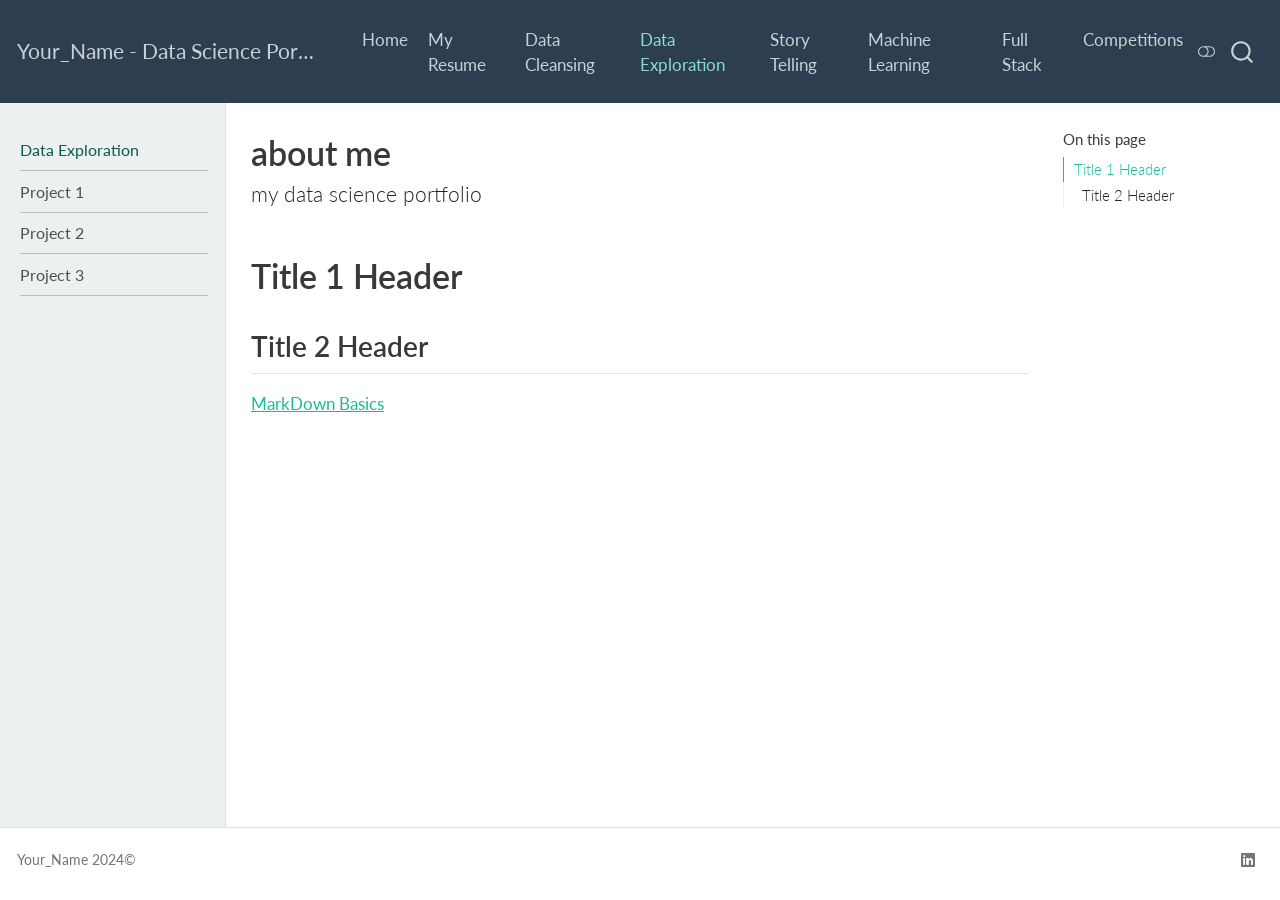
<file: docs/exploration.html>
<!DOCTYPE html>
<html xmlns="http://www.w3.org/1999/xhtml" lang="en" xml:lang="en"><head>

<meta charset="utf-8">
<meta name="generator" content="quarto-1.3.450">

<meta name="viewport" content="width=device-width, initial-scale=1.0, user-scalable=yes">


<title>Your_Name - Data Science Portfolio - about me</title>
<style>
code{white-space: pre-wrap;}
span.smallcaps{font-variant: small-caps;}
div.columns{display: flex; gap: min(4vw, 1.5em);}
div.column{flex: auto; overflow-x: auto;}
div.hanging-indent{margin-left: 1.5em; text-indent: -1.5em;}
ul.task-list{list-style: none;}
ul.task-list li input[type="checkbox"] {
  width: 0.8em;
  margin: 0 0.8em 0.2em -1em; /* quarto-specific, see https://github.com/quarto-dev/quarto-cli/issues/4556 */ 
  vertical-align: middle;
}
</style>


<script src="site_libs/quarto-nav/quarto-nav.js"></script>
<script src="site_libs/quarto-nav/headroom.min.js"></script>
<script src="site_libs/clipboard/clipboard.min.js"></script>
<script src="site_libs/quarto-search/autocomplete.umd.js"></script>
<script src="site_libs/quarto-search/fuse.min.js"></script>
<script src="site_libs/quarto-search/quarto-search.js"></script>
<meta name="quarto:offset" content="./">
<link href="./Images/favicon.png" rel="icon" type="image/png">
<script src="site_libs/quarto-html/quarto.js"></script>
<script src="site_libs/quarto-html/popper.min.js"></script>
<script src="site_libs/quarto-html/tippy.umd.min.js"></script>
<script src="site_libs/quarto-html/anchor.min.js"></script>
<link href="site_libs/quarto-html/tippy.css" rel="stylesheet">
<link href="site_libs/quarto-html/quarto-syntax-highlighting.css" rel="stylesheet" class="quarto-color-scheme" id="quarto-text-highlighting-styles">
<link href="site_libs/quarto-html/quarto-syntax-highlighting-dark.css" rel="prefetch" class="quarto-color-scheme quarto-color-alternate" id="quarto-text-highlighting-styles">
<script src="site_libs/bootstrap/bootstrap.min.js"></script>
<link href="site_libs/bootstrap/bootstrap-icons.css" rel="stylesheet">
<link href="site_libs/bootstrap/bootstrap.min.css" rel="stylesheet" class="quarto-color-scheme" id="quarto-bootstrap" data-mode="light">
<link href="site_libs/bootstrap/bootstrap-dark.min.css" rel="prefetch" class="quarto-color-scheme quarto-color-alternate" id="quarto-bootstrap" data-mode="dark">
<script id="quarto-search-options" type="application/json">{
  "location": "navbar",
  "copy-button": false,
  "collapse-after": 3,
  "panel-placement": "end",
  "type": "overlay",
  "limit": 20,
  "language": {
    "search-no-results-text": "No results",
    "search-matching-documents-text": "matching documents",
    "search-copy-link-title": "Copy link to search",
    "search-hide-matches-text": "Hide additional matches",
    "search-more-match-text": "more match in this document",
    "search-more-matches-text": "more matches in this document",
    "search-clear-button-title": "Clear",
    "search-detached-cancel-button-title": "Cancel",
    "search-submit-button-title": "Submit",
    "search-label": "Search"
  }
}</script>


<link rel="stylesheet" href="styles.css">
</head>

<body class="nav-sidebar docked nav-fixed">

<div id="quarto-search-results"></div>
  <header id="quarto-header" class="headroom fixed-top">
    <nav class="navbar navbar-expand-lg navbar-dark ">
      <div class="navbar-container container-fluid">
      <div class="navbar-brand-container">
    <a class="navbar-brand" href="./index.html">
    <span class="navbar-title">Your_Name - Data Science Portfolio</span>
    </a>
  </div>
            <div id="quarto-search" class="" title="Search"></div>
          <button class="navbar-toggler" type="button" data-bs-toggle="collapse" data-bs-target="#navbarCollapse" aria-controls="navbarCollapse" aria-expanded="false" aria-label="Toggle navigation" onclick="if (window.quartoToggleHeadroom) { window.quartoToggleHeadroom(); }">
  <span class="navbar-toggler-icon"></span>
</button>
          <div class="collapse navbar-collapse" id="navbarCollapse">
            <ul class="navbar-nav navbar-nav-scroll ms-auto">
  <li class="nav-item">
    <a class="nav-link" href="./index.html" rel="" target="">
 <span class="menu-text">Home</span></a>
  </li>  
  <li class="nav-item">
    <a class="nav-link" href="./resume.html" rel="" target="">
 <span class="menu-text">My Resume</span></a>
  </li>  
  <li class="nav-item">
    <a class="nav-link" href="./cleansing.html" rel="" target="">
 <span class="menu-text">Data Cleansing</span></a>
  </li>  
  <li class="nav-item">
    <a class="nav-link active" href="./exploration.html" rel="" target="" aria-current="page">
 <span class="menu-text">Data Exploration</span></a>
  </li>  
  <li class="nav-item">
    <a class="nav-link" href="./story_telling.html" rel="" target="">
 <span class="menu-text">Story Telling</span></a>
  </li>  
  <li class="nav-item">
    <a class="nav-link" href="./ml.html" rel="" target="">
 <span class="menu-text">Machine Learning</span></a>
  </li>  
  <li class="nav-item">
    <a class="nav-link" href="./full_stack.html" rel="" target="">
 <span class="menu-text">Full Stack</span></a>
  </li>  
  <li class="nav-item">
    <a class="nav-link" href="./competition.html" rel="" target="">
 <span class="menu-text">Competitions</span></a>
  </li>  
</ul>
            <div class="quarto-navbar-tools">
  <a href="" class="quarto-color-scheme-toggle quarto-navigation-tool  px-1" onclick="window.quartoToggleColorScheme(); return false;" title="Toggle dark mode"><i class="bi"></i></a>
</div>
          </div> <!-- /navcollapse -->
      </div> <!-- /container-fluid -->
    </nav>
  <nav class="quarto-secondary-nav">
    <div class="container-fluid d-flex">
      <button type="button" class="quarto-btn-toggle btn" data-bs-toggle="collapse" data-bs-target="#quarto-sidebar,#quarto-sidebar-glass" aria-controls="quarto-sidebar" aria-expanded="false" aria-label="Toggle sidebar navigation" onclick="if (window.quartoToggleHeadroom) { window.quartoToggleHeadroom(); }">
        <i class="bi bi-layout-text-sidebar-reverse"></i>
      </button>
      <nav class="quarto-page-breadcrumbs" aria-label="breadcrumb"><ol class="breadcrumb"><li class="breadcrumb-item"><a href="./exploration.html">Data Exploration</a></li></ol></nav>
      <a class="flex-grow-1" role="button" data-bs-toggle="collapse" data-bs-target="#quarto-sidebar,#quarto-sidebar-glass" aria-controls="quarto-sidebar" aria-expanded="false" aria-label="Toggle sidebar navigation" onclick="if (window.quartoToggleHeadroom) { window.quartoToggleHeadroom(); }">      
      </a>
    </div>
  </nav>
</header>
<!-- content -->
<div id="quarto-content" class="quarto-container page-columns page-rows-contents page-layout-article page-navbar">
<!-- sidebar -->
  <nav id="quarto-sidebar" class="sidebar collapse collapse-horizontal sidebar-navigation docked overflow-auto">
    <div class="sidebar-menu-container"> 
    <ul class="list-unstyled mt-1">
        <li class="sidebar-item">
  <div class="sidebar-item-container"> 
  <a href="./exploration.html" class="sidebar-item-text sidebar-link active">
 <span class="menu-text">Data Exploration</span></a>
  </div>
</li>
        <li class="px-0"><hr class="sidebar-divider hi "></li>
        <li class="sidebar-item">
  <div class="sidebar-item-container"> 
  <a href="./Cleansing_Exploration/project1.html" class="sidebar-item-text sidebar-link">
 <span class="menu-text">Project 1</span></a>
  </div>
</li>
        <li class="px-0"><hr class="sidebar-divider hi "></li>
        <li class="sidebar-item">
  <div class="sidebar-item-container"> 
  <a href="./Cleansing_Exploration/project2.html" class="sidebar-item-text sidebar-link">
 <span class="menu-text">Project 2</span></a>
  </div>
</li>
        <li class="px-0"><hr class="sidebar-divider hi "></li>
        <li class="sidebar-item">
  <div class="sidebar-item-container"> 
  <a href="./Cleansing_Exploration/project3.html" class="sidebar-item-text sidebar-link">
 <span class="menu-text">Project 3</span></a>
  </div>
</li>
        <li class="px-0"><hr class="sidebar-divider hi "></li>
    </ul>
    </div>
</nav>
<div id="quarto-sidebar-glass" data-bs-toggle="collapse" data-bs-target="#quarto-sidebar,#quarto-sidebar-glass"></div>
<!-- margin-sidebar -->
    <div id="quarto-margin-sidebar" class="sidebar margin-sidebar">
        <nav id="TOC" role="doc-toc" class="toc-active">
    <h2 id="toc-title">On this page</h2>
   
  <ul>
  <li><a href="#title-1-header" id="toc-title-1-header" class="nav-link active" data-scroll-target="#title-1-header">Title 1 Header</a>
  <ul class="collapse">
  <li><a href="#title-2-header" id="toc-title-2-header" class="nav-link" data-scroll-target="#title-2-header">Title 2 Header</a></li>
  </ul></li>
  </ul>
</nav>
    </div>
<!-- main -->
<main class="content" id="quarto-document-content">

<header id="title-block-header" class="quarto-title-block default">
<div class="quarto-title">
<h1 class="title">about me</h1>
<p class="subtitle lead">my data science portfolio</p>
</div>



<div class="quarto-title-meta">

    
  
    
  </div>
  

</header>

<section id="title-1-header" class="level1">
<h1>Title 1 Header</h1>
<section id="title-2-header" class="level2">
<h2 class="anchored" data-anchor-id="title-2-header">Title 2 Header</h2>
<p><a href="https://quarto.org/docs/authoring/markdown-basics.html#links-images">MarkDown Basics</a></p>


</section>
</section>

<a onclick="window.scrollTo(0, 0); return false;" role="button" id="quarto-back-to-top"><i class="bi bi-arrow-up"></i> Back to top</a></main> <!-- /main -->
<script id="quarto-html-after-body" type="application/javascript">
window.document.addEventListener("DOMContentLoaded", function (event) {
  const toggleBodyColorMode = (bsSheetEl) => {
    const mode = bsSheetEl.getAttribute("data-mode");
    const bodyEl = window.document.querySelector("body");
    if (mode === "dark") {
      bodyEl.classList.add("quarto-dark");
      bodyEl.classList.remove("quarto-light");
    } else {
      bodyEl.classList.add("quarto-light");
      bodyEl.classList.remove("quarto-dark");
    }
  }
  const toggleBodyColorPrimary = () => {
    const bsSheetEl = window.document.querySelector("link#quarto-bootstrap");
    if (bsSheetEl) {
      toggleBodyColorMode(bsSheetEl);
    }
  }
  toggleBodyColorPrimary();  
  const disableStylesheet = (stylesheets) => {
    for (let i=0; i < stylesheets.length; i++) {
      const stylesheet = stylesheets[i];
      stylesheet.rel = 'prefetch';
    }
  }
  const enableStylesheet = (stylesheets) => {
    for (let i=0; i < stylesheets.length; i++) {
      const stylesheet = stylesheets[i];
      stylesheet.rel = 'stylesheet';
    }
  }
  const manageTransitions = (selector, allowTransitions) => {
    const els = window.document.querySelectorAll(selector);
    for (let i=0; i < els.length; i++) {
      const el = els[i];
      if (allowTransitions) {
        el.classList.remove('notransition');
      } else {
        el.classList.add('notransition');
      }
    }
  }
  const toggleColorMode = (alternate) => {
    // Switch the stylesheets
    const alternateStylesheets = window.document.querySelectorAll('link.quarto-color-scheme.quarto-color-alternate');
    manageTransitions('#quarto-margin-sidebar .nav-link', false);
    if (alternate) {
      enableStylesheet(alternateStylesheets);
      for (const sheetNode of alternateStylesheets) {
        if (sheetNode.id === "quarto-bootstrap") {
          toggleBodyColorMode(sheetNode);
        }
      }
    } else {
      disableStylesheet(alternateStylesheets);
      toggleBodyColorPrimary();
    }
    manageTransitions('#quarto-margin-sidebar .nav-link', true);
    // Switch the toggles
    const toggles = window.document.querySelectorAll('.quarto-color-scheme-toggle');
    for (let i=0; i < toggles.length; i++) {
      const toggle = toggles[i];
      if (toggle) {
        if (alternate) {
          toggle.classList.add("alternate");     
        } else {
          toggle.classList.remove("alternate");
        }
      }
    }
    // Hack to workaround the fact that safari doesn't
    // properly recolor the scrollbar when toggling (#1455)
    if (navigator.userAgent.indexOf('Safari') > 0 && navigator.userAgent.indexOf('Chrome') == -1) {
      manageTransitions("body", false);
      window.scrollTo(0, 1);
      setTimeout(() => {
        window.scrollTo(0, 0);
        manageTransitions("body", true);
      }, 40);  
    }
  }
  const isFileUrl = () => { 
    return window.location.protocol === 'file:';
  }
  const hasAlternateSentinel = () => {  
    let styleSentinel = getColorSchemeSentinel();
    if (styleSentinel !== null) {
      return styleSentinel === "alternate";
    } else {
      return false;
    }
  }
  const setStyleSentinel = (alternate) => {
    const value = alternate ? "alternate" : "default";
    if (!isFileUrl()) {
      window.localStorage.setItem("quarto-color-scheme", value);
    } else {
      localAlternateSentinel = value;
    }
  }
  const getColorSchemeSentinel = () => {
    if (!isFileUrl()) {
      const storageValue = window.localStorage.getItem("quarto-color-scheme");
      return storageValue != null ? storageValue : localAlternateSentinel;
    } else {
      return localAlternateSentinel;
    }
  }
  let localAlternateSentinel = 'default';
  // Dark / light mode switch
  window.quartoToggleColorScheme = () => {
    // Read the current dark / light value 
    let toAlternate = !hasAlternateSentinel();
    toggleColorMode(toAlternate);
    setStyleSentinel(toAlternate);
  };
  // Ensure there is a toggle, if there isn't float one in the top right
  if (window.document.querySelector('.quarto-color-scheme-toggle') === null) {
    const a = window.document.createElement('a');
    a.classList.add('top-right');
    a.classList.add('quarto-color-scheme-toggle');
    a.href = "";
    a.onclick = function() { try { window.quartoToggleColorScheme(); } catch {} return false; };
    const i = window.document.createElement("i");
    i.classList.add('bi');
    a.appendChild(i);
    window.document.body.appendChild(a);
  }
  // Switch to dark mode if need be
  if (hasAlternateSentinel()) {
    toggleColorMode(true);
  } else {
    toggleColorMode(false);
  }
  const icon = "";
  const anchorJS = new window.AnchorJS();
  anchorJS.options = {
    placement: 'right',
    icon: icon
  };
  anchorJS.add('.anchored');
  const isCodeAnnotation = (el) => {
    for (const clz of el.classList) {
      if (clz.startsWith('code-annotation-')) {                     
        return true;
      }
    }
    return false;
  }
  const clipboard = new window.ClipboardJS('.code-copy-button', {
    text: function(trigger) {
      const codeEl = trigger.previousElementSibling.cloneNode(true);
      for (const childEl of codeEl.children) {
        if (isCodeAnnotation(childEl)) {
          childEl.remove();
        }
      }
      return codeEl.innerText;
    }
  });
  clipboard.on('success', function(e) {
    // button target
    const button = e.trigger;
    // don't keep focus
    button.blur();
    // flash "checked"
    button.classList.add('code-copy-button-checked');
    var currentTitle = button.getAttribute("title");
    button.setAttribute("title", "Copied!");
    let tooltip;
    if (window.bootstrap) {
      button.setAttribute("data-bs-toggle", "tooltip");
      button.setAttribute("data-bs-placement", "left");
      button.setAttribute("data-bs-title", "Copied!");
      tooltip = new bootstrap.Tooltip(button, 
        { trigger: "manual", 
          customClass: "code-copy-button-tooltip",
          offset: [0, -8]});
      tooltip.show();    
    }
    setTimeout(function() {
      if (tooltip) {
        tooltip.hide();
        button.removeAttribute("data-bs-title");
        button.removeAttribute("data-bs-toggle");
        button.removeAttribute("data-bs-placement");
      }
      button.setAttribute("title", currentTitle);
      button.classList.remove('code-copy-button-checked');
    }, 1000);
    // clear code selection
    e.clearSelection();
  });
  function tippyHover(el, contentFn) {
    const config = {
      allowHTML: true,
      content: contentFn,
      maxWidth: 500,
      delay: 100,
      arrow: false,
      appendTo: function(el) {
          return el.parentElement;
      },
      interactive: true,
      interactiveBorder: 10,
      theme: 'quarto',
      placement: 'bottom-start'
    };
    window.tippy(el, config); 
  }
  const noterefs = window.document.querySelectorAll('a[role="doc-noteref"]');
  for (var i=0; i<noterefs.length; i++) {
    const ref = noterefs[i];
    tippyHover(ref, function() {
      // use id or data attribute instead here
      let href = ref.getAttribute('data-footnote-href') || ref.getAttribute('href');
      try { href = new URL(href).hash; } catch {}
      const id = href.replace(/^#\/?/, "");
      const note = window.document.getElementById(id);
      return note.innerHTML;
    });
  }
      let selectedAnnoteEl;
      const selectorForAnnotation = ( cell, annotation) => {
        let cellAttr = 'data-code-cell="' + cell + '"';
        let lineAttr = 'data-code-annotation="' +  annotation + '"';
        const selector = 'span[' + cellAttr + '][' + lineAttr + ']';
        return selector;
      }
      const selectCodeLines = (annoteEl) => {
        const doc = window.document;
        const targetCell = annoteEl.getAttribute("data-target-cell");
        const targetAnnotation = annoteEl.getAttribute("data-target-annotation");
        const annoteSpan = window.document.querySelector(selectorForAnnotation(targetCell, targetAnnotation));
        const lines = annoteSpan.getAttribute("data-code-lines").split(",");
        const lineIds = lines.map((line) => {
          return targetCell + "-" + line;
        })
        let top = null;
        let height = null;
        let parent = null;
        if (lineIds.length > 0) {
            //compute the position of the single el (top and bottom and make a div)
            const el = window.document.getElementById(lineIds[0]);
            top = el.offsetTop;
            height = el.offsetHeight;
            parent = el.parentElement.parentElement;
          if (lineIds.length > 1) {
            const lastEl = window.document.getElementById(lineIds[lineIds.length - 1]);
            const bottom = lastEl.offsetTop + lastEl.offsetHeight;
            height = bottom - top;
          }
          if (top !== null && height !== null && parent !== null) {
            // cook up a div (if necessary) and position it 
            let div = window.document.getElementById("code-annotation-line-highlight");
            if (div === null) {
              div = window.document.createElement("div");
              div.setAttribute("id", "code-annotation-line-highlight");
              div.style.position = 'absolute';
              parent.appendChild(div);
            }
            div.style.top = top - 2 + "px";
            div.style.height = height + 4 + "px";
            let gutterDiv = window.document.getElementById("code-annotation-line-highlight-gutter");
            if (gutterDiv === null) {
              gutterDiv = window.document.createElement("div");
              gutterDiv.setAttribute("id", "code-annotation-line-highlight-gutter");
              gutterDiv.style.position = 'absolute';
              const codeCell = window.document.getElementById(targetCell);
              const gutter = codeCell.querySelector('.code-annotation-gutter');
              gutter.appendChild(gutterDiv);
            }
            gutterDiv.style.top = top - 2 + "px";
            gutterDiv.style.height = height + 4 + "px";
          }
          selectedAnnoteEl = annoteEl;
        }
      };
      const unselectCodeLines = () => {
        const elementsIds = ["code-annotation-line-highlight", "code-annotation-line-highlight-gutter"];
        elementsIds.forEach((elId) => {
          const div = window.document.getElementById(elId);
          if (div) {
            div.remove();
          }
        });
        selectedAnnoteEl = undefined;
      };
      // Attach click handler to the DT
      const annoteDls = window.document.querySelectorAll('dt[data-target-cell]');
      for (const annoteDlNode of annoteDls) {
        annoteDlNode.addEventListener('click', (event) => {
          const clickedEl = event.target;
          if (clickedEl !== selectedAnnoteEl) {
            unselectCodeLines();
            const activeEl = window.document.querySelector('dt[data-target-cell].code-annotation-active');
            if (activeEl) {
              activeEl.classList.remove('code-annotation-active');
            }
            selectCodeLines(clickedEl);
            clickedEl.classList.add('code-annotation-active');
          } else {
            // Unselect the line
            unselectCodeLines();
            clickedEl.classList.remove('code-annotation-active');
          }
        });
      }
  const findCites = (el) => {
    const parentEl = el.parentElement;
    if (parentEl) {
      const cites = parentEl.dataset.cites;
      if (cites) {
        return {
          el,
          cites: cites.split(' ')
        };
      } else {
        return findCites(el.parentElement)
      }
    } else {
      return undefined;
    }
  };
  var bibliorefs = window.document.querySelectorAll('a[role="doc-biblioref"]');
  for (var i=0; i<bibliorefs.length; i++) {
    const ref = bibliorefs[i];
    const citeInfo = findCites(ref);
    if (citeInfo) {
      tippyHover(citeInfo.el, function() {
        var popup = window.document.createElement('div');
        citeInfo.cites.forEach(function(cite) {
          var citeDiv = window.document.createElement('div');
          citeDiv.classList.add('hanging-indent');
          citeDiv.classList.add('csl-entry');
          var biblioDiv = window.document.getElementById('ref-' + cite);
          if (biblioDiv) {
            citeDiv.innerHTML = biblioDiv.innerHTML;
          }
          popup.appendChild(citeDiv);
        });
        return popup.innerHTML;
      });
    }
  }
});
</script>
</div> <!-- /content -->
<footer class="footer">
  <div class="nav-footer">
    <div class="nav-footer-left">Your_Name 2024©</div>   
    <div class="nav-footer-center">
      &nbsp;
    </div>
    <div class="nav-footer-right">
      <ul class="footer-items list-unstyled">
    <li class="nav-item compact">
    <a class="nav-link" href="./Your_LinkedIn_URL">
      <i class="bi bi-linkedin" role="img">
</i> 
    </a>
  </li>  
</ul>
    </div>
  </div>
</footer>



</body></html>
</file>
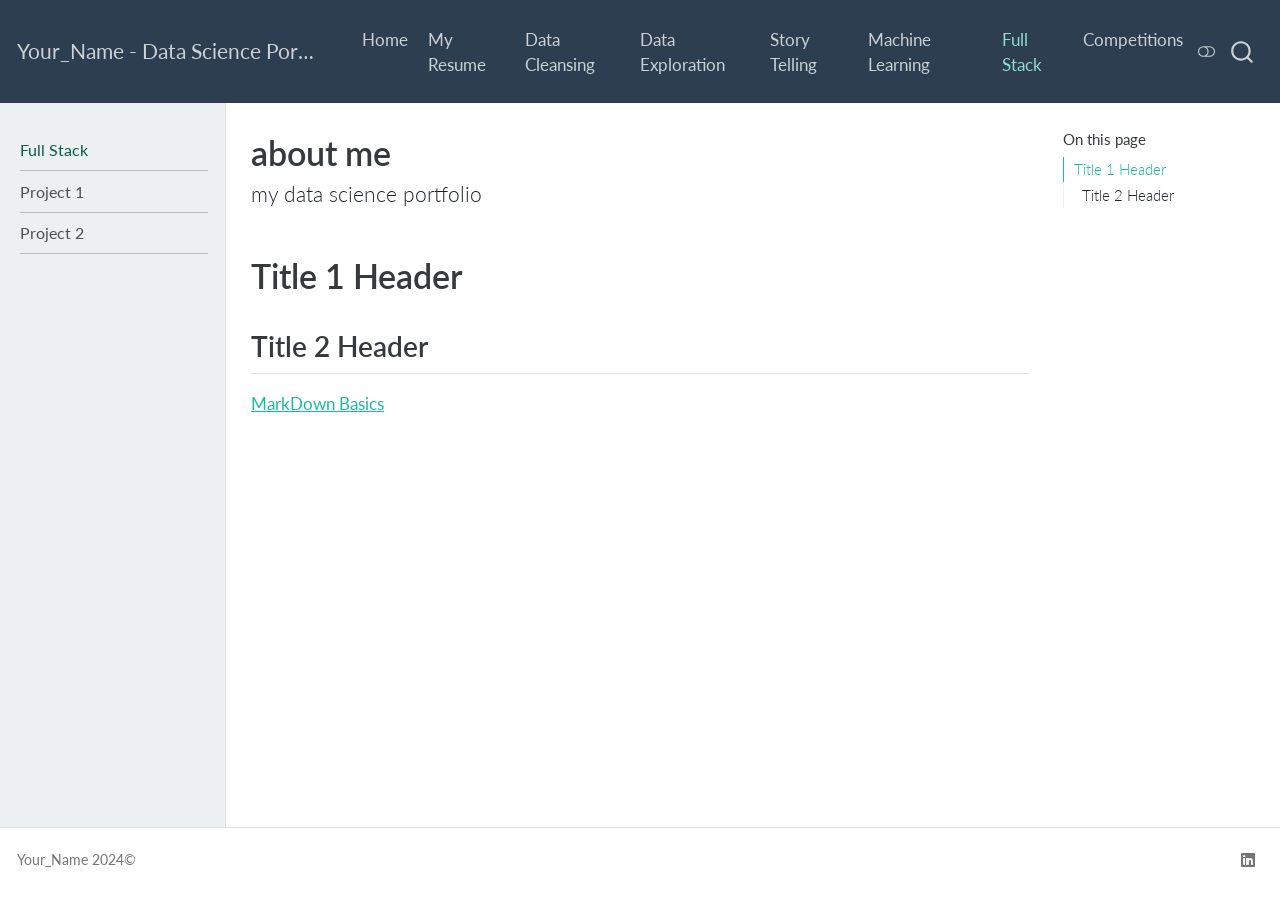
<file: docs/full_stack.html>
<!DOCTYPE html>
<html xmlns="http://www.w3.org/1999/xhtml" lang="en" xml:lang="en"><head>

<meta charset="utf-8">
<meta name="generator" content="quarto-1.3.450">

<meta name="viewport" content="width=device-width, initial-scale=1.0, user-scalable=yes">


<title>Your_Name - Data Science Portfolio - about me</title>
<style>
code{white-space: pre-wrap;}
span.smallcaps{font-variant: small-caps;}
div.columns{display: flex; gap: min(4vw, 1.5em);}
div.column{flex: auto; overflow-x: auto;}
div.hanging-indent{margin-left: 1.5em; text-indent: -1.5em;}
ul.task-list{list-style: none;}
ul.task-list li input[type="checkbox"] {
  width: 0.8em;
  margin: 0 0.8em 0.2em -1em; /* quarto-specific, see https://github.com/quarto-dev/quarto-cli/issues/4556 */ 
  vertical-align: middle;
}
</style>


<script src="site_libs/quarto-nav/quarto-nav.js"></script>
<script src="site_libs/quarto-nav/headroom.min.js"></script>
<script src="site_libs/clipboard/clipboard.min.js"></script>
<script src="site_libs/quarto-search/autocomplete.umd.js"></script>
<script src="site_libs/quarto-search/fuse.min.js"></script>
<script src="site_libs/quarto-search/quarto-search.js"></script>
<meta name="quarto:offset" content="./">
<link href="./Images/favicon.png" rel="icon" type="image/png">
<script src="site_libs/quarto-html/quarto.js"></script>
<script src="site_libs/quarto-html/popper.min.js"></script>
<script src="site_libs/quarto-html/tippy.umd.min.js"></script>
<script src="site_libs/quarto-html/anchor.min.js"></script>
<link href="site_libs/quarto-html/tippy.css" rel="stylesheet">
<link href="site_libs/quarto-html/quarto-syntax-highlighting.css" rel="stylesheet" class="quarto-color-scheme" id="quarto-text-highlighting-styles">
<link href="site_libs/quarto-html/quarto-syntax-highlighting-dark.css" rel="prefetch" class="quarto-color-scheme quarto-color-alternate" id="quarto-text-highlighting-styles">
<script src="site_libs/bootstrap/bootstrap.min.js"></script>
<link href="site_libs/bootstrap/bootstrap-icons.css" rel="stylesheet">
<link href="site_libs/bootstrap/bootstrap.min.css" rel="stylesheet" class="quarto-color-scheme" id="quarto-bootstrap" data-mode="light">
<link href="site_libs/bootstrap/bootstrap-dark.min.css" rel="prefetch" class="quarto-color-scheme quarto-color-alternate" id="quarto-bootstrap" data-mode="dark">
<script id="quarto-search-options" type="application/json">{
  "location": "navbar",
  "copy-button": false,
  "collapse-after": 3,
  "panel-placement": "end",
  "type": "overlay",
  "limit": 20,
  "language": {
    "search-no-results-text": "No results",
    "search-matching-documents-text": "matching documents",
    "search-copy-link-title": "Copy link to search",
    "search-hide-matches-text": "Hide additional matches",
    "search-more-match-text": "more match in this document",
    "search-more-matches-text": "more matches in this document",
    "search-clear-button-title": "Clear",
    "search-detached-cancel-button-title": "Cancel",
    "search-submit-button-title": "Submit",
    "search-label": "Search"
  }
}</script>


<link rel="stylesheet" href="styles.css">
</head>

<body class="nav-sidebar docked nav-fixed">

<div id="quarto-search-results"></div>
  <header id="quarto-header" class="headroom fixed-top">
    <nav class="navbar navbar-expand-lg navbar-dark ">
      <div class="navbar-container container-fluid">
      <div class="navbar-brand-container">
    <a class="navbar-brand" href="./index.html">
    <span class="navbar-title">Your_Name - Data Science Portfolio</span>
    </a>
  </div>
            <div id="quarto-search" class="" title="Search"></div>
          <button class="navbar-toggler" type="button" data-bs-toggle="collapse" data-bs-target="#navbarCollapse" aria-controls="navbarCollapse" aria-expanded="false" aria-label="Toggle navigation" onclick="if (window.quartoToggleHeadroom) { window.quartoToggleHeadroom(); }">
  <span class="navbar-toggler-icon"></span>
</button>
          <div class="collapse navbar-collapse" id="navbarCollapse">
            <ul class="navbar-nav navbar-nav-scroll ms-auto">
  <li class="nav-item">
    <a class="nav-link" href="./index.html" rel="" target="">
 <span class="menu-text">Home</span></a>
  </li>  
  <li class="nav-item">
    <a class="nav-link" href="./resume.html" rel="" target="">
 <span class="menu-text">My Resume</span></a>
  </li>  
  <li class="nav-item">
    <a class="nav-link" href="./cleansing.html" rel="" target="">
 <span class="menu-text">Data Cleansing</span></a>
  </li>  
  <li class="nav-item">
    <a class="nav-link" href="./exploration.html" rel="" target="">
 <span class="menu-text">Data Exploration</span></a>
  </li>  
  <li class="nav-item">
    <a class="nav-link" href="./story_telling.html" rel="" target="">
 <span class="menu-text">Story Telling</span></a>
  </li>  
  <li class="nav-item">
    <a class="nav-link" href="./ml.html" rel="" target="">
 <span class="menu-text">Machine Learning</span></a>
  </li>  
  <li class="nav-item">
    <a class="nav-link active" href="./full_stack.html" rel="" target="" aria-current="page">
 <span class="menu-text">Full Stack</span></a>
  </li>  
  <li class="nav-item">
    <a class="nav-link" href="./competition.html" rel="" target="">
 <span class="menu-text">Competitions</span></a>
  </li>  
</ul>
            <div class="quarto-navbar-tools">
  <a href="" class="quarto-color-scheme-toggle quarto-navigation-tool  px-1" onclick="window.quartoToggleColorScheme(); return false;" title="Toggle dark mode"><i class="bi"></i></a>
</div>
          </div> <!-- /navcollapse -->
      </div> <!-- /container-fluid -->
    </nav>
  <nav class="quarto-secondary-nav">
    <div class="container-fluid d-flex">
      <button type="button" class="quarto-btn-toggle btn" data-bs-toggle="collapse" data-bs-target="#quarto-sidebar,#quarto-sidebar-glass" aria-controls="quarto-sidebar" aria-expanded="false" aria-label="Toggle sidebar navigation" onclick="if (window.quartoToggleHeadroom) { window.quartoToggleHeadroom(); }">
        <i class="bi bi-layout-text-sidebar-reverse"></i>
      </button>
      <nav class="quarto-page-breadcrumbs" aria-label="breadcrumb"><ol class="breadcrumb"><li class="breadcrumb-item"><a href="./full_stack.html">Full Stack</a></li></ol></nav>
      <a class="flex-grow-1" role="button" data-bs-toggle="collapse" data-bs-target="#quarto-sidebar,#quarto-sidebar-glass" aria-controls="quarto-sidebar" aria-expanded="false" aria-label="Toggle sidebar navigation" onclick="if (window.quartoToggleHeadroom) { window.quartoToggleHeadroom(); }">      
      </a>
    </div>
  </nav>
</header>
<!-- content -->
<div id="quarto-content" class="quarto-container page-columns page-rows-contents page-layout-article page-navbar">
<!-- sidebar -->
  <nav id="quarto-sidebar" class="sidebar collapse collapse-horizontal sidebar-navigation docked overflow-auto">
    <div class="sidebar-menu-container"> 
    <ul class="list-unstyled mt-1">
        <li class="sidebar-item">
  <div class="sidebar-item-container"> 
  <a href="./full_stack.html" class="sidebar-item-text sidebar-link active">
 <span class="menu-text">Full Stack</span></a>
  </div>
</li>
        <li class="px-0"><hr class="sidebar-divider hi "></li>
        <li class="sidebar-item">
  <div class="sidebar-item-container"> 
  <a href="./Full_Stack/project1.html" class="sidebar-item-text sidebar-link">
 <span class="menu-text">Project 1</span></a>
  </div>
</li>
        <li class="px-0"><hr class="sidebar-divider hi "></li>
        <li class="sidebar-item">
  <div class="sidebar-item-container"> 
  <a href="./Full_Stack/project2.html" class="sidebar-item-text sidebar-link">
 <span class="menu-text">Project 2</span></a>
  </div>
</li>
        <li class="px-0"><hr class="sidebar-divider hi "></li>
    </ul>
    </div>
</nav>
<div id="quarto-sidebar-glass" data-bs-toggle="collapse" data-bs-target="#quarto-sidebar,#quarto-sidebar-glass"></div>
<!-- margin-sidebar -->
    <div id="quarto-margin-sidebar" class="sidebar margin-sidebar">
        <nav id="TOC" role="doc-toc" class="toc-active">
    <h2 id="toc-title">On this page</h2>
   
  <ul>
  <li><a href="#title-1-header" id="toc-title-1-header" class="nav-link active" data-scroll-target="#title-1-header">Title 1 Header</a>
  <ul class="collapse">
  <li><a href="#title-2-header" id="toc-title-2-header" class="nav-link" data-scroll-target="#title-2-header">Title 2 Header</a></li>
  </ul></li>
  </ul>
</nav>
    </div>
<!-- main -->
<main class="content" id="quarto-document-content">

<header id="title-block-header" class="quarto-title-block default">
<div class="quarto-title">
<h1 class="title">about me</h1>
<p class="subtitle lead">my data science portfolio</p>
</div>



<div class="quarto-title-meta">

    
  
    
  </div>
  

</header>

<section id="title-1-header" class="level1">
<h1>Title 1 Header</h1>
<section id="title-2-header" class="level2">
<h2 class="anchored" data-anchor-id="title-2-header">Title 2 Header</h2>
<p><a href="https://quarto.org/docs/authoring/markdown-basics.html#links-images">MarkDown Basics</a></p>


</section>
</section>

<a onclick="window.scrollTo(0, 0); return false;" role="button" id="quarto-back-to-top"><i class="bi bi-arrow-up"></i> Back to top</a></main> <!-- /main -->
<script id="quarto-html-after-body" type="application/javascript">
window.document.addEventListener("DOMContentLoaded", function (event) {
  const toggleBodyColorMode = (bsSheetEl) => {
    const mode = bsSheetEl.getAttribute("data-mode");
    const bodyEl = window.document.querySelector("body");
    if (mode === "dark") {
      bodyEl.classList.add("quarto-dark");
      bodyEl.classList.remove("quarto-light");
    } else {
      bodyEl.classList.add("quarto-light");
      bodyEl.classList.remove("quarto-dark");
    }
  }
  const toggleBodyColorPrimary = () => {
    const bsSheetEl = window.document.querySelector("link#quarto-bootstrap");
    if (bsSheetEl) {
      toggleBodyColorMode(bsSheetEl);
    }
  }
  toggleBodyColorPrimary();  
  const disableStylesheet = (stylesheets) => {
    for (let i=0; i < stylesheets.length; i++) {
      const stylesheet = stylesheets[i];
      stylesheet.rel = 'prefetch';
    }
  }
  const enableStylesheet = (stylesheets) => {
    for (let i=0; i < stylesheets.length; i++) {
      const stylesheet = stylesheets[i];
      stylesheet.rel = 'stylesheet';
    }
  }
  const manageTransitions = (selector, allowTransitions) => {
    const els = window.document.querySelectorAll(selector);
    for (let i=0; i < els.length; i++) {
      const el = els[i];
      if (allowTransitions) {
        el.classList.remove('notransition');
      } else {
        el.classList.add('notransition');
      }
    }
  }
  const toggleColorMode = (alternate) => {
    // Switch the stylesheets
    const alternateStylesheets = window.document.querySelectorAll('link.quarto-color-scheme.quarto-color-alternate');
    manageTransitions('#quarto-margin-sidebar .nav-link', false);
    if (alternate) {
      enableStylesheet(alternateStylesheets);
      for (const sheetNode of alternateStylesheets) {
        if (sheetNode.id === "quarto-bootstrap") {
          toggleBodyColorMode(sheetNode);
        }
      }
    } else {
      disableStylesheet(alternateStylesheets);
      toggleBodyColorPrimary();
    }
    manageTransitions('#quarto-margin-sidebar .nav-link', true);
    // Switch the toggles
    const toggles = window.document.querySelectorAll('.quarto-color-scheme-toggle');
    for (let i=0; i < toggles.length; i++) {
      const toggle = toggles[i];
      if (toggle) {
        if (alternate) {
          toggle.classList.add("alternate");     
        } else {
          toggle.classList.remove("alternate");
        }
      }
    }
    // Hack to workaround the fact that safari doesn't
    // properly recolor the scrollbar when toggling (#1455)
    if (navigator.userAgent.indexOf('Safari') > 0 && navigator.userAgent.indexOf('Chrome') == -1) {
      manageTransitions("body", false);
      window.scrollTo(0, 1);
      setTimeout(() => {
        window.scrollTo(0, 0);
        manageTransitions("body", true);
      }, 40);  
    }
  }
  const isFileUrl = () => { 
    return window.location.protocol === 'file:';
  }
  const hasAlternateSentinel = () => {  
    let styleSentinel = getColorSchemeSentinel();
    if (styleSentinel !== null) {
      return styleSentinel === "alternate";
    } else {
      return false;
    }
  }
  const setStyleSentinel = (alternate) => {
    const value = alternate ? "alternate" : "default";
    if (!isFileUrl()) {
      window.localStorage.setItem("quarto-color-scheme", value);
    } else {
      localAlternateSentinel = value;
    }
  }
  const getColorSchemeSentinel = () => {
    if (!isFileUrl()) {
      const storageValue = window.localStorage.getItem("quarto-color-scheme");
      return storageValue != null ? storageValue : localAlternateSentinel;
    } else {
      return localAlternateSentinel;
    }
  }
  let localAlternateSentinel = 'default';
  // Dark / light mode switch
  window.quartoToggleColorScheme = () => {
    // Read the current dark / light value 
    let toAlternate = !hasAlternateSentinel();
    toggleColorMode(toAlternate);
    setStyleSentinel(toAlternate);
  };
  // Ensure there is a toggle, if there isn't float one in the top right
  if (window.document.querySelector('.quarto-color-scheme-toggle') === null) {
    const a = window.document.createElement('a');
    a.classList.add('top-right');
    a.classList.add('quarto-color-scheme-toggle');
    a.href = "";
    a.onclick = function() { try { window.quartoToggleColorScheme(); } catch {} return false; };
    const i = window.document.createElement("i");
    i.classList.add('bi');
    a.appendChild(i);
    window.document.body.appendChild(a);
  }
  // Switch to dark mode if need be
  if (hasAlternateSentinel()) {
    toggleColorMode(true);
  } else {
    toggleColorMode(false);
  }
  const icon = "";
  const anchorJS = new window.AnchorJS();
  anchorJS.options = {
    placement: 'right',
    icon: icon
  };
  anchorJS.add('.anchored');
  const isCodeAnnotation = (el) => {
    for (const clz of el.classList) {
      if (clz.startsWith('code-annotation-')) {                     
        return true;
      }
    }
    return false;
  }
  const clipboard = new window.ClipboardJS('.code-copy-button', {
    text: function(trigger) {
      const codeEl = trigger.previousElementSibling.cloneNode(true);
      for (const childEl of codeEl.children) {
        if (isCodeAnnotation(childEl)) {
          childEl.remove();
        }
      }
      return codeEl.innerText;
    }
  });
  clipboard.on('success', function(e) {
    // button target
    const button = e.trigger;
    // don't keep focus
    button.blur();
    // flash "checked"
    button.classList.add('code-copy-button-checked');
    var currentTitle = button.getAttribute("title");
    button.setAttribute("title", "Copied!");
    let tooltip;
    if (window.bootstrap) {
      button.setAttribute("data-bs-toggle", "tooltip");
      button.setAttribute("data-bs-placement", "left");
      button.setAttribute("data-bs-title", "Copied!");
      tooltip = new bootstrap.Tooltip(button, 
        { trigger: "manual", 
          customClass: "code-copy-button-tooltip",
          offset: [0, -8]});
      tooltip.show();    
    }
    setTimeout(function() {
      if (tooltip) {
        tooltip.hide();
        button.removeAttribute("data-bs-title");
        button.removeAttribute("data-bs-toggle");
        button.removeAttribute("data-bs-placement");
      }
      button.setAttribute("title", currentTitle);
      button.classList.remove('code-copy-button-checked');
    }, 1000);
    // clear code selection
    e.clearSelection();
  });
  function tippyHover(el, contentFn) {
    const config = {
      allowHTML: true,
      content: contentFn,
      maxWidth: 500,
      delay: 100,
      arrow: false,
      appendTo: function(el) {
          return el.parentElement;
      },
      interactive: true,
      interactiveBorder: 10,
      theme: 'quarto',
      placement: 'bottom-start'
    };
    window.tippy(el, config); 
  }
  const noterefs = window.document.querySelectorAll('a[role="doc-noteref"]');
  for (var i=0; i<noterefs.length; i++) {
    const ref = noterefs[i];
    tippyHover(ref, function() {
      // use id or data attribute instead here
      let href = ref.getAttribute('data-footnote-href') || ref.getAttribute('href');
      try { href = new URL(href).hash; } catch {}
      const id = href.replace(/^#\/?/, "");
      const note = window.document.getElementById(id);
      return note.innerHTML;
    });
  }
      let selectedAnnoteEl;
      const selectorForAnnotation = ( cell, annotation) => {
        let cellAttr = 'data-code-cell="' + cell + '"';
        let lineAttr = 'data-code-annotation="' +  annotation + '"';
        const selector = 'span[' + cellAttr + '][' + lineAttr + ']';
        return selector;
      }
      const selectCodeLines = (annoteEl) => {
        const doc = window.document;
        const targetCell = annoteEl.getAttribute("data-target-cell");
        const targetAnnotation = annoteEl.getAttribute("data-target-annotation");
        const annoteSpan = window.document.querySelector(selectorForAnnotation(targetCell, targetAnnotation));
        const lines = annoteSpan.getAttribute("data-code-lines").split(",");
        const lineIds = lines.map((line) => {
          return targetCell + "-" + line;
        })
        let top = null;
        let height = null;
        let parent = null;
        if (lineIds.length > 0) {
            //compute the position of the single el (top and bottom and make a div)
            const el = window.document.getElementById(lineIds[0]);
            top = el.offsetTop;
            height = el.offsetHeight;
            parent = el.parentElement.parentElement;
          if (lineIds.length > 1) {
            const lastEl = window.document.getElementById(lineIds[lineIds.length - 1]);
            const bottom = lastEl.offsetTop + lastEl.offsetHeight;
            height = bottom - top;
          }
          if (top !== null && height !== null && parent !== null) {
            // cook up a div (if necessary) and position it 
            let div = window.document.getElementById("code-annotation-line-highlight");
            if (div === null) {
              div = window.document.createElement("div");
              div.setAttribute("id", "code-annotation-line-highlight");
              div.style.position = 'absolute';
              parent.appendChild(div);
            }
            div.style.top = top - 2 + "px";
            div.style.height = height + 4 + "px";
            let gutterDiv = window.document.getElementById("code-annotation-line-highlight-gutter");
            if (gutterDiv === null) {
              gutterDiv = window.document.createElement("div");
              gutterDiv.setAttribute("id", "code-annotation-line-highlight-gutter");
              gutterDiv.style.position = 'absolute';
              const codeCell = window.document.getElementById(targetCell);
              const gutter = codeCell.querySelector('.code-annotation-gutter');
              gutter.appendChild(gutterDiv);
            }
            gutterDiv.style.top = top - 2 + "px";
            gutterDiv.style.height = height + 4 + "px";
          }
          selectedAnnoteEl = annoteEl;
        }
      };
      const unselectCodeLines = () => {
        const elementsIds = ["code-annotation-line-highlight", "code-annotation-line-highlight-gutter"];
        elementsIds.forEach((elId) => {
          const div = window.document.getElementById(elId);
          if (div) {
            div.remove();
          }
        });
        selectedAnnoteEl = undefined;
      };
      // Attach click handler to the DT
      const annoteDls = window.document.querySelectorAll('dt[data-target-cell]');
      for (const annoteDlNode of annoteDls) {
        annoteDlNode.addEventListener('click', (event) => {
          const clickedEl = event.target;
          if (clickedEl !== selectedAnnoteEl) {
            unselectCodeLines();
            const activeEl = window.document.querySelector('dt[data-target-cell].code-annotation-active');
            if (activeEl) {
              activeEl.classList.remove('code-annotation-active');
            }
            selectCodeLines(clickedEl);
            clickedEl.classList.add('code-annotation-active');
          } else {
            // Unselect the line
            unselectCodeLines();
            clickedEl.classList.remove('code-annotation-active');
          }
        });
      }
  const findCites = (el) => {
    const parentEl = el.parentElement;
    if (parentEl) {
      const cites = parentEl.dataset.cites;
      if (cites) {
        return {
          el,
          cites: cites.split(' ')
        };
      } else {
        return findCites(el.parentElement)
      }
    } else {
      return undefined;
    }
  };
  var bibliorefs = window.document.querySelectorAll('a[role="doc-biblioref"]');
  for (var i=0; i<bibliorefs.length; i++) {
    const ref = bibliorefs[i];
    const citeInfo = findCites(ref);
    if (citeInfo) {
      tippyHover(citeInfo.el, function() {
        var popup = window.document.createElement('div');
        citeInfo.cites.forEach(function(cite) {
          var citeDiv = window.document.createElement('div');
          citeDiv.classList.add('hanging-indent');
          citeDiv.classList.add('csl-entry');
          var biblioDiv = window.document.getElementById('ref-' + cite);
          if (biblioDiv) {
            citeDiv.innerHTML = biblioDiv.innerHTML;
          }
          popup.appendChild(citeDiv);
        });
        return popup.innerHTML;
      });
    }
  }
});
</script>
</div> <!-- /content -->
<footer class="footer">
  <div class="nav-footer">
    <div class="nav-footer-left">Your_Name 2024©</div>   
    <div class="nav-footer-center">
      &nbsp;
    </div>
    <div class="nav-footer-right">
      <ul class="footer-items list-unstyled">
    <li class="nav-item compact">
    <a class="nav-link" href="./Your_LinkedIn_URL">
      <i class="bi bi-linkedin" role="img">
</i> 
    </a>
  </li>  
</ul>
    </div>
  </div>
</footer>



</body></html>
</file>
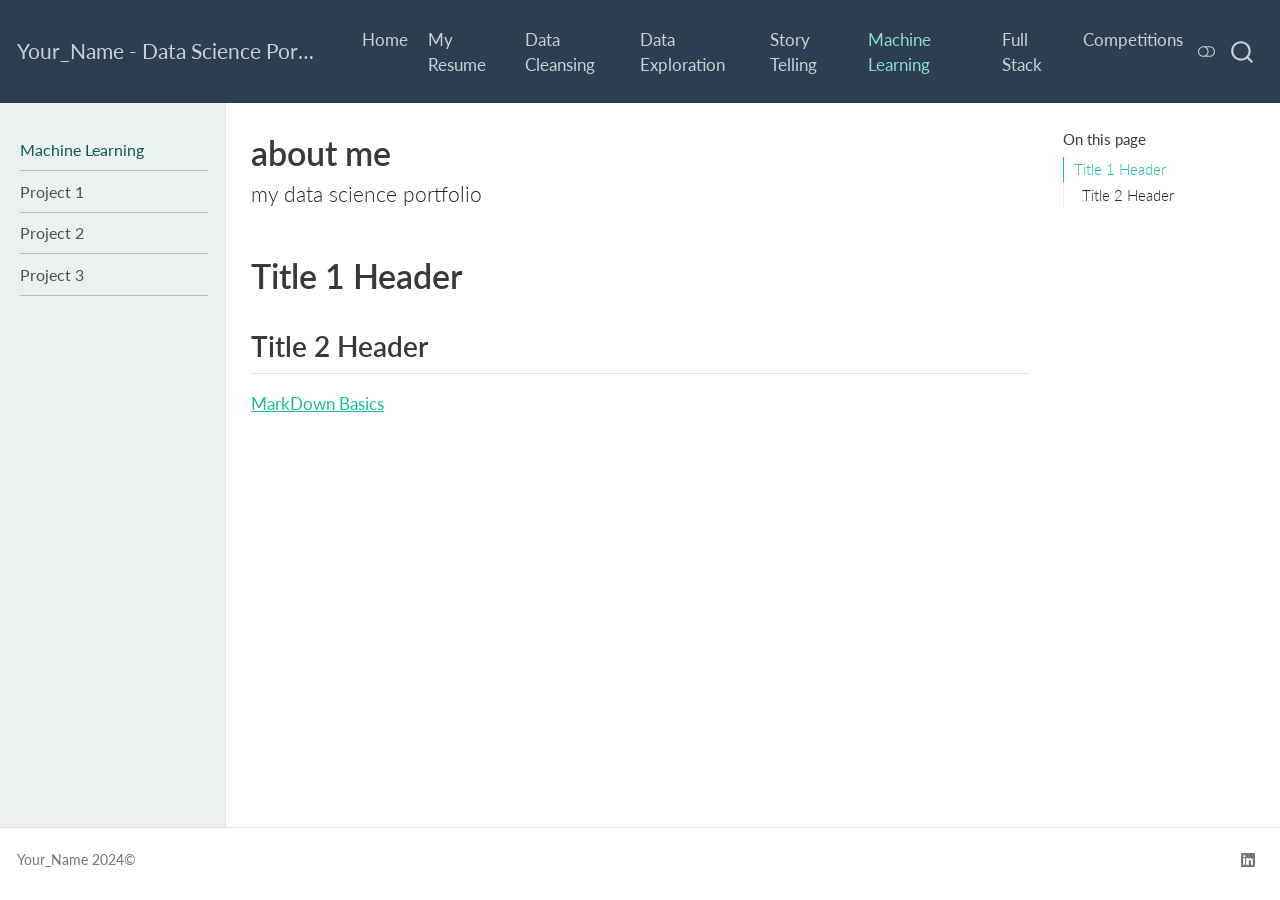
<file: docs/ml.html>
<!DOCTYPE html>
<html xmlns="http://www.w3.org/1999/xhtml" lang="en" xml:lang="en"><head>

<meta charset="utf-8">
<meta name="generator" content="quarto-1.3.450">

<meta name="viewport" content="width=device-width, initial-scale=1.0, user-scalable=yes">


<title>Your_Name - Data Science Portfolio - about me</title>
<style>
code{white-space: pre-wrap;}
span.smallcaps{font-variant: small-caps;}
div.columns{display: flex; gap: min(4vw, 1.5em);}
div.column{flex: auto; overflow-x: auto;}
div.hanging-indent{margin-left: 1.5em; text-indent: -1.5em;}
ul.task-list{list-style: none;}
ul.task-list li input[type="checkbox"] {
  width: 0.8em;
  margin: 0 0.8em 0.2em -1em; /* quarto-specific, see https://github.com/quarto-dev/quarto-cli/issues/4556 */ 
  vertical-align: middle;
}
</style>


<script src="site_libs/quarto-nav/quarto-nav.js"></script>
<script src="site_libs/quarto-nav/headroom.min.js"></script>
<script src="site_libs/clipboard/clipboard.min.js"></script>
<script src="site_libs/quarto-search/autocomplete.umd.js"></script>
<script src="site_libs/quarto-search/fuse.min.js"></script>
<script src="site_libs/quarto-search/quarto-search.js"></script>
<meta name="quarto:offset" content="./">
<link href="./Images/favicon.png" rel="icon" type="image/png">
<script src="site_libs/quarto-html/quarto.js"></script>
<script src="site_libs/quarto-html/popper.min.js"></script>
<script src="site_libs/quarto-html/tippy.umd.min.js"></script>
<script src="site_libs/quarto-html/anchor.min.js"></script>
<link href="site_libs/quarto-html/tippy.css" rel="stylesheet">
<link href="site_libs/quarto-html/quarto-syntax-highlighting.css" rel="stylesheet" class="quarto-color-scheme" id="quarto-text-highlighting-styles">
<link href="site_libs/quarto-html/quarto-syntax-highlighting-dark.css" rel="prefetch" class="quarto-color-scheme quarto-color-alternate" id="quarto-text-highlighting-styles">
<script src="site_libs/bootstrap/bootstrap.min.js"></script>
<link href="site_libs/bootstrap/bootstrap-icons.css" rel="stylesheet">
<link href="site_libs/bootstrap/bootstrap.min.css" rel="stylesheet" class="quarto-color-scheme" id="quarto-bootstrap" data-mode="light">
<link href="site_libs/bootstrap/bootstrap-dark.min.css" rel="prefetch" class="quarto-color-scheme quarto-color-alternate" id="quarto-bootstrap" data-mode="dark">
<script id="quarto-search-options" type="application/json">{
  "location": "navbar",
  "copy-button": false,
  "collapse-after": 3,
  "panel-placement": "end",
  "type": "overlay",
  "limit": 20,
  "language": {
    "search-no-results-text": "No results",
    "search-matching-documents-text": "matching documents",
    "search-copy-link-title": "Copy link to search",
    "search-hide-matches-text": "Hide additional matches",
    "search-more-match-text": "more match in this document",
    "search-more-matches-text": "more matches in this document",
    "search-clear-button-title": "Clear",
    "search-detached-cancel-button-title": "Cancel",
    "search-submit-button-title": "Submit",
    "search-label": "Search"
  }
}</script>


<link rel="stylesheet" href="styles.css">
</head>

<body class="nav-sidebar docked nav-fixed">

<div id="quarto-search-results"></div>
  <header id="quarto-header" class="headroom fixed-top">
    <nav class="navbar navbar-expand-lg navbar-dark ">
      <div class="navbar-container container-fluid">
      <div class="navbar-brand-container">
    <a class="navbar-brand" href="./index.html">
    <span class="navbar-title">Your_Name - Data Science Portfolio</span>
    </a>
  </div>
            <div id="quarto-search" class="" title="Search"></div>
          <button class="navbar-toggler" type="button" data-bs-toggle="collapse" data-bs-target="#navbarCollapse" aria-controls="navbarCollapse" aria-expanded="false" aria-label="Toggle navigation" onclick="if (window.quartoToggleHeadroom) { window.quartoToggleHeadroom(); }">
  <span class="navbar-toggler-icon"></span>
</button>
          <div class="collapse navbar-collapse" id="navbarCollapse">
            <ul class="navbar-nav navbar-nav-scroll ms-auto">
  <li class="nav-item">
    <a class="nav-link" href="./index.html" rel="" target="">
 <span class="menu-text">Home</span></a>
  </li>  
  <li class="nav-item">
    <a class="nav-link" href="./resume.html" rel="" target="">
 <span class="menu-text">My Resume</span></a>
  </li>  
  <li class="nav-item">
    <a class="nav-link" href="./cleansing.html" rel="" target="">
 <span class="menu-text">Data Cleansing</span></a>
  </li>  
  <li class="nav-item">
    <a class="nav-link" href="./exploration.html" rel="" target="">
 <span class="menu-text">Data Exploration</span></a>
  </li>  
  <li class="nav-item">
    <a class="nav-link" href="./story_telling.html" rel="" target="">
 <span class="menu-text">Story Telling</span></a>
  </li>  
  <li class="nav-item">
    <a class="nav-link active" href="./ml.html" rel="" target="" aria-current="page">
 <span class="menu-text">Machine Learning</span></a>
  </li>  
  <li class="nav-item">
    <a class="nav-link" href="./full_stack.html" rel="" target="">
 <span class="menu-text">Full Stack</span></a>
  </li>  
  <li class="nav-item">
    <a class="nav-link" href="./competition.html" rel="" target="">
 <span class="menu-text">Competitions</span></a>
  </li>  
</ul>
            <div class="quarto-navbar-tools">
  <a href="" class="quarto-color-scheme-toggle quarto-navigation-tool  px-1" onclick="window.quartoToggleColorScheme(); return false;" title="Toggle dark mode"><i class="bi"></i></a>
</div>
          </div> <!-- /navcollapse -->
      </div> <!-- /container-fluid -->
    </nav>
  <nav class="quarto-secondary-nav">
    <div class="container-fluid d-flex">
      <button type="button" class="quarto-btn-toggle btn" data-bs-toggle="collapse" data-bs-target="#quarto-sidebar,#quarto-sidebar-glass" aria-controls="quarto-sidebar" aria-expanded="false" aria-label="Toggle sidebar navigation" onclick="if (window.quartoToggleHeadroom) { window.quartoToggleHeadroom(); }">
        <i class="bi bi-layout-text-sidebar-reverse"></i>
      </button>
      <nav class="quarto-page-breadcrumbs" aria-label="breadcrumb"><ol class="breadcrumb"><li class="breadcrumb-item"><a href="./ml.html">Machine Learning</a></li></ol></nav>
      <a class="flex-grow-1" role="button" data-bs-toggle="collapse" data-bs-target="#quarto-sidebar,#quarto-sidebar-glass" aria-controls="quarto-sidebar" aria-expanded="false" aria-label="Toggle sidebar navigation" onclick="if (window.quartoToggleHeadroom) { window.quartoToggleHeadroom(); }">      
      </a>
    </div>
  </nav>
</header>
<!-- content -->
<div id="quarto-content" class="quarto-container page-columns page-rows-contents page-layout-article page-navbar">
<!-- sidebar -->
  <nav id="quarto-sidebar" class="sidebar collapse collapse-horizontal sidebar-navigation docked overflow-auto">
    <div class="sidebar-menu-container"> 
    <ul class="list-unstyled mt-1">
        <li class="sidebar-item">
  <div class="sidebar-item-container"> 
  <a href="./ml.html" class="sidebar-item-text sidebar-link active">
 <span class="menu-text">Machine Learning</span></a>
  </div>
</li>
        <li class="px-0"><hr class="sidebar-divider hi "></li>
        <li class="sidebar-item">
  <div class="sidebar-item-container"> 
  <a href="./Machine_Learning/project1.html" class="sidebar-item-text sidebar-link">
 <span class="menu-text">Project 1</span></a>
  </div>
</li>
        <li class="px-0"><hr class="sidebar-divider hi "></li>
        <li class="sidebar-item">
  <div class="sidebar-item-container"> 
  <a href="./Machine_Learning/project2.html" class="sidebar-item-text sidebar-link">
 <span class="menu-text">Project 2</span></a>
  </div>
</li>
        <li class="px-0"><hr class="sidebar-divider hi "></li>
        <li class="sidebar-item">
  <div class="sidebar-item-container"> 
  <a href="./Machine_Learning/project3.html" class="sidebar-item-text sidebar-link">
 <span class="menu-text">Project 3</span></a>
  </div>
</li>
        <li class="px-0"><hr class="sidebar-divider hi "></li>
    </ul>
    </div>
</nav>
<div id="quarto-sidebar-glass" data-bs-toggle="collapse" data-bs-target="#quarto-sidebar,#quarto-sidebar-glass"></div>
<!-- margin-sidebar -->
    <div id="quarto-margin-sidebar" class="sidebar margin-sidebar">
        <nav id="TOC" role="doc-toc" class="toc-active">
    <h2 id="toc-title">On this page</h2>
   
  <ul>
  <li><a href="#title-1-header" id="toc-title-1-header" class="nav-link active" data-scroll-target="#title-1-header">Title 1 Header</a>
  <ul class="collapse">
  <li><a href="#title-2-header" id="toc-title-2-header" class="nav-link" data-scroll-target="#title-2-header">Title 2 Header</a></li>
  </ul></li>
  </ul>
</nav>
    </div>
<!-- main -->
<main class="content" id="quarto-document-content">

<header id="title-block-header" class="quarto-title-block default">
<div class="quarto-title">
<h1 class="title">about me</h1>
<p class="subtitle lead">my data science portfolio</p>
</div>



<div class="quarto-title-meta">

    
  
    
  </div>
  

</header>

<section id="title-1-header" class="level1">
<h1>Title 1 Header</h1>
<section id="title-2-header" class="level2">
<h2 class="anchored" data-anchor-id="title-2-header">Title 2 Header</h2>
<p><a href="https://quarto.org/docs/authoring/markdown-basics.html#links-images">MarkDown Basics</a></p>


</section>
</section>

<a onclick="window.scrollTo(0, 0); return false;" role="button" id="quarto-back-to-top"><i class="bi bi-arrow-up"></i> Back to top</a></main> <!-- /main -->
<script id="quarto-html-after-body" type="application/javascript">
window.document.addEventListener("DOMContentLoaded", function (event) {
  const toggleBodyColorMode = (bsSheetEl) => {
    const mode = bsSheetEl.getAttribute("data-mode");
    const bodyEl = window.document.querySelector("body");
    if (mode === "dark") {
      bodyEl.classList.add("quarto-dark");
      bodyEl.classList.remove("quarto-light");
    } else {
      bodyEl.classList.add("quarto-light");
      bodyEl.classList.remove("quarto-dark");
    }
  }
  const toggleBodyColorPrimary = () => {
    const bsSheetEl = window.document.querySelector("link#quarto-bootstrap");
    if (bsSheetEl) {
      toggleBodyColorMode(bsSheetEl);
    }
  }
  toggleBodyColorPrimary();  
  const disableStylesheet = (stylesheets) => {
    for (let i=0; i < stylesheets.length; i++) {
      const stylesheet = stylesheets[i];
      stylesheet.rel = 'prefetch';
    }
  }
  const enableStylesheet = (stylesheets) => {
    for (let i=0; i < stylesheets.length; i++) {
      const stylesheet = stylesheets[i];
      stylesheet.rel = 'stylesheet';
    }
  }
  const manageTransitions = (selector, allowTransitions) => {
    const els = window.document.querySelectorAll(selector);
    for (let i=0; i < els.length; i++) {
      const el = els[i];
      if (allowTransitions) {
        el.classList.remove('notransition');
      } else {
        el.classList.add('notransition');
      }
    }
  }
  const toggleColorMode = (alternate) => {
    // Switch the stylesheets
    const alternateStylesheets = window.document.querySelectorAll('link.quarto-color-scheme.quarto-color-alternate');
    manageTransitions('#quarto-margin-sidebar .nav-link', false);
    if (alternate) {
      enableStylesheet(alternateStylesheets);
      for (const sheetNode of alternateStylesheets) {
        if (sheetNode.id === "quarto-bootstrap") {
          toggleBodyColorMode(sheetNode);
        }
      }
    } else {
      disableStylesheet(alternateStylesheets);
      toggleBodyColorPrimary();
    }
    manageTransitions('#quarto-margin-sidebar .nav-link', true);
    // Switch the toggles
    const toggles = window.document.querySelectorAll('.quarto-color-scheme-toggle');
    for (let i=0; i < toggles.length; i++) {
      const toggle = toggles[i];
      if (toggle) {
        if (alternate) {
          toggle.classList.add("alternate");     
        } else {
          toggle.classList.remove("alternate");
        }
      }
    }
    // Hack to workaround the fact that safari doesn't
    // properly recolor the scrollbar when toggling (#1455)
    if (navigator.userAgent.indexOf('Safari') > 0 && navigator.userAgent.indexOf('Chrome') == -1) {
      manageTransitions("body", false);
      window.scrollTo(0, 1);
      setTimeout(() => {
        window.scrollTo(0, 0);
        manageTransitions("body", true);
      }, 40);  
    }
  }
  const isFileUrl = () => { 
    return window.location.protocol === 'file:';
  }
  const hasAlternateSentinel = () => {  
    let styleSentinel = getColorSchemeSentinel();
    if (styleSentinel !== null) {
      return styleSentinel === "alternate";
    } else {
      return false;
    }
  }
  const setStyleSentinel = (alternate) => {
    const value = alternate ? "alternate" : "default";
    if (!isFileUrl()) {
      window.localStorage.setItem("quarto-color-scheme", value);
    } else {
      localAlternateSentinel = value;
    }
  }
  const getColorSchemeSentinel = () => {
    if (!isFileUrl()) {
      const storageValue = window.localStorage.getItem("quarto-color-scheme");
      return storageValue != null ? storageValue : localAlternateSentinel;
    } else {
      return localAlternateSentinel;
    }
  }
  let localAlternateSentinel = 'default';
  // Dark / light mode switch
  window.quartoToggleColorScheme = () => {
    // Read the current dark / light value 
    let toAlternate = !hasAlternateSentinel();
    toggleColorMode(toAlternate);
    setStyleSentinel(toAlternate);
  };
  // Ensure there is a toggle, if there isn't float one in the top right
  if (window.document.querySelector('.quarto-color-scheme-toggle') === null) {
    const a = window.document.createElement('a');
    a.classList.add('top-right');
    a.classList.add('quarto-color-scheme-toggle');
    a.href = "";
    a.onclick = function() { try { window.quartoToggleColorScheme(); } catch {} return false; };
    const i = window.document.createElement("i");
    i.classList.add('bi');
    a.appendChild(i);
    window.document.body.appendChild(a);
  }
  // Switch to dark mode if need be
  if (hasAlternateSentinel()) {
    toggleColorMode(true);
  } else {
    toggleColorMode(false);
  }
  const icon = "";
  const anchorJS = new window.AnchorJS();
  anchorJS.options = {
    placement: 'right',
    icon: icon
  };
  anchorJS.add('.anchored');
  const isCodeAnnotation = (el) => {
    for (const clz of el.classList) {
      if (clz.startsWith('code-annotation-')) {                     
        return true;
      }
    }
    return false;
  }
  const clipboard = new window.ClipboardJS('.code-copy-button', {
    text: function(trigger) {
      const codeEl = trigger.previousElementSibling.cloneNode(true);
      for (const childEl of codeEl.children) {
        if (isCodeAnnotation(childEl)) {
          childEl.remove();
        }
      }
      return codeEl.innerText;
    }
  });
  clipboard.on('success', function(e) {
    // button target
    const button = e.trigger;
    // don't keep focus
    button.blur();
    // flash "checked"
    button.classList.add('code-copy-button-checked');
    var currentTitle = button.getAttribute("title");
    button.setAttribute("title", "Copied!");
    let tooltip;
    if (window.bootstrap) {
      button.setAttribute("data-bs-toggle", "tooltip");
      button.setAttribute("data-bs-placement", "left");
      button.setAttribute("data-bs-title", "Copied!");
      tooltip = new bootstrap.Tooltip(button, 
        { trigger: "manual", 
          customClass: "code-copy-button-tooltip",
          offset: [0, -8]});
      tooltip.show();    
    }
    setTimeout(function() {
      if (tooltip) {
        tooltip.hide();
        button.removeAttribute("data-bs-title");
        button.removeAttribute("data-bs-toggle");
        button.removeAttribute("data-bs-placement");
      }
      button.setAttribute("title", currentTitle);
      button.classList.remove('code-copy-button-checked');
    }, 1000);
    // clear code selection
    e.clearSelection();
  });
  function tippyHover(el, contentFn) {
    const config = {
      allowHTML: true,
      content: contentFn,
      maxWidth: 500,
      delay: 100,
      arrow: false,
      appendTo: function(el) {
          return el.parentElement;
      },
      interactive: true,
      interactiveBorder: 10,
      theme: 'quarto',
      placement: 'bottom-start'
    };
    window.tippy(el, config); 
  }
  const noterefs = window.document.querySelectorAll('a[role="doc-noteref"]');
  for (var i=0; i<noterefs.length; i++) {
    const ref = noterefs[i];
    tippyHover(ref, function() {
      // use id or data attribute instead here
      let href = ref.getAttribute('data-footnote-href') || ref.getAttribute('href');
      try { href = new URL(href).hash; } catch {}
      const id = href.replace(/^#\/?/, "");
      const note = window.document.getElementById(id);
      return note.innerHTML;
    });
  }
      let selectedAnnoteEl;
      const selectorForAnnotation = ( cell, annotation) => {
        let cellAttr = 'data-code-cell="' + cell + '"';
        let lineAttr = 'data-code-annotation="' +  annotation + '"';
        const selector = 'span[' + cellAttr + '][' + lineAttr + ']';
        return selector;
      }
      const selectCodeLines = (annoteEl) => {
        const doc = window.document;
        const targetCell = annoteEl.getAttribute("data-target-cell");
        const targetAnnotation = annoteEl.getAttribute("data-target-annotation");
        const annoteSpan = window.document.querySelector(selectorForAnnotation(targetCell, targetAnnotation));
        const lines = annoteSpan.getAttribute("data-code-lines").split(",");
        const lineIds = lines.map((line) => {
          return targetCell + "-" + line;
        })
        let top = null;
        let height = null;
        let parent = null;
        if (lineIds.length > 0) {
            //compute the position of the single el (top and bottom and make a div)
            const el = window.document.getElementById(lineIds[0]);
            top = el.offsetTop;
            height = el.offsetHeight;
            parent = el.parentElement.parentElement;
          if (lineIds.length > 1) {
            const lastEl = window.document.getElementById(lineIds[lineIds.length - 1]);
            const bottom = lastEl.offsetTop + lastEl.offsetHeight;
            height = bottom - top;
          }
          if (top !== null && height !== null && parent !== null) {
            // cook up a div (if necessary) and position it 
            let div = window.document.getElementById("code-annotation-line-highlight");
            if (div === null) {
              div = window.document.createElement("div");
              div.setAttribute("id", "code-annotation-line-highlight");
              div.style.position = 'absolute';
              parent.appendChild(div);
            }
            div.style.top = top - 2 + "px";
            div.style.height = height + 4 + "px";
            let gutterDiv = window.document.getElementById("code-annotation-line-highlight-gutter");
            if (gutterDiv === null) {
              gutterDiv = window.document.createElement("div");
              gutterDiv.setAttribute("id", "code-annotation-line-highlight-gutter");
              gutterDiv.style.position = 'absolute';
              const codeCell = window.document.getElementById(targetCell);
              const gutter = codeCell.querySelector('.code-annotation-gutter');
              gutter.appendChild(gutterDiv);
            }
            gutterDiv.style.top = top - 2 + "px";
            gutterDiv.style.height = height + 4 + "px";
          }
          selectedAnnoteEl = annoteEl;
        }
      };
      const unselectCodeLines = () => {
        const elementsIds = ["code-annotation-line-highlight", "code-annotation-line-highlight-gutter"];
        elementsIds.forEach((elId) => {
          const div = window.document.getElementById(elId);
          if (div) {
            div.remove();
          }
        });
        selectedAnnoteEl = undefined;
      };
      // Attach click handler to the DT
      const annoteDls = window.document.querySelectorAll('dt[data-target-cell]');
      for (const annoteDlNode of annoteDls) {
        annoteDlNode.addEventListener('click', (event) => {
          const clickedEl = event.target;
          if (clickedEl !== selectedAnnoteEl) {
            unselectCodeLines();
            const activeEl = window.document.querySelector('dt[data-target-cell].code-annotation-active');
            if (activeEl) {
              activeEl.classList.remove('code-annotation-active');
            }
            selectCodeLines(clickedEl);
            clickedEl.classList.add('code-annotation-active');
          } else {
            // Unselect the line
            unselectCodeLines();
            clickedEl.classList.remove('code-annotation-active');
          }
        });
      }
  const findCites = (el) => {
    const parentEl = el.parentElement;
    if (parentEl) {
      const cites = parentEl.dataset.cites;
      if (cites) {
        return {
          el,
          cites: cites.split(' ')
        };
      } else {
        return findCites(el.parentElement)
      }
    } else {
      return undefined;
    }
  };
  var bibliorefs = window.document.querySelectorAll('a[role="doc-biblioref"]');
  for (var i=0; i<bibliorefs.length; i++) {
    const ref = bibliorefs[i];
    const citeInfo = findCites(ref);
    if (citeInfo) {
      tippyHover(citeInfo.el, function() {
        var popup = window.document.createElement('div');
        citeInfo.cites.forEach(function(cite) {
          var citeDiv = window.document.createElement('div');
          citeDiv.classList.add('hanging-indent');
          citeDiv.classList.add('csl-entry');
          var biblioDiv = window.document.getElementById('ref-' + cite);
          if (biblioDiv) {
            citeDiv.innerHTML = biblioDiv.innerHTML;
          }
          popup.appendChild(citeDiv);
        });
        return popup.innerHTML;
      });
    }
  }
});
</script>
</div> <!-- /content -->
<footer class="footer">
  <div class="nav-footer">
    <div class="nav-footer-left">Your_Name 2024©</div>   
    <div class="nav-footer-center">
      &nbsp;
    </div>
    <div class="nav-footer-right">
      <ul class="footer-items list-unstyled">
    <li class="nav-item compact">
    <a class="nav-link" href="./Your_LinkedIn_URL">
      <i class="bi bi-linkedin" role="img">
</i> 
    </a>
  </li>  
</ul>
    </div>
  </div>
</footer>



</body></html>
</file>
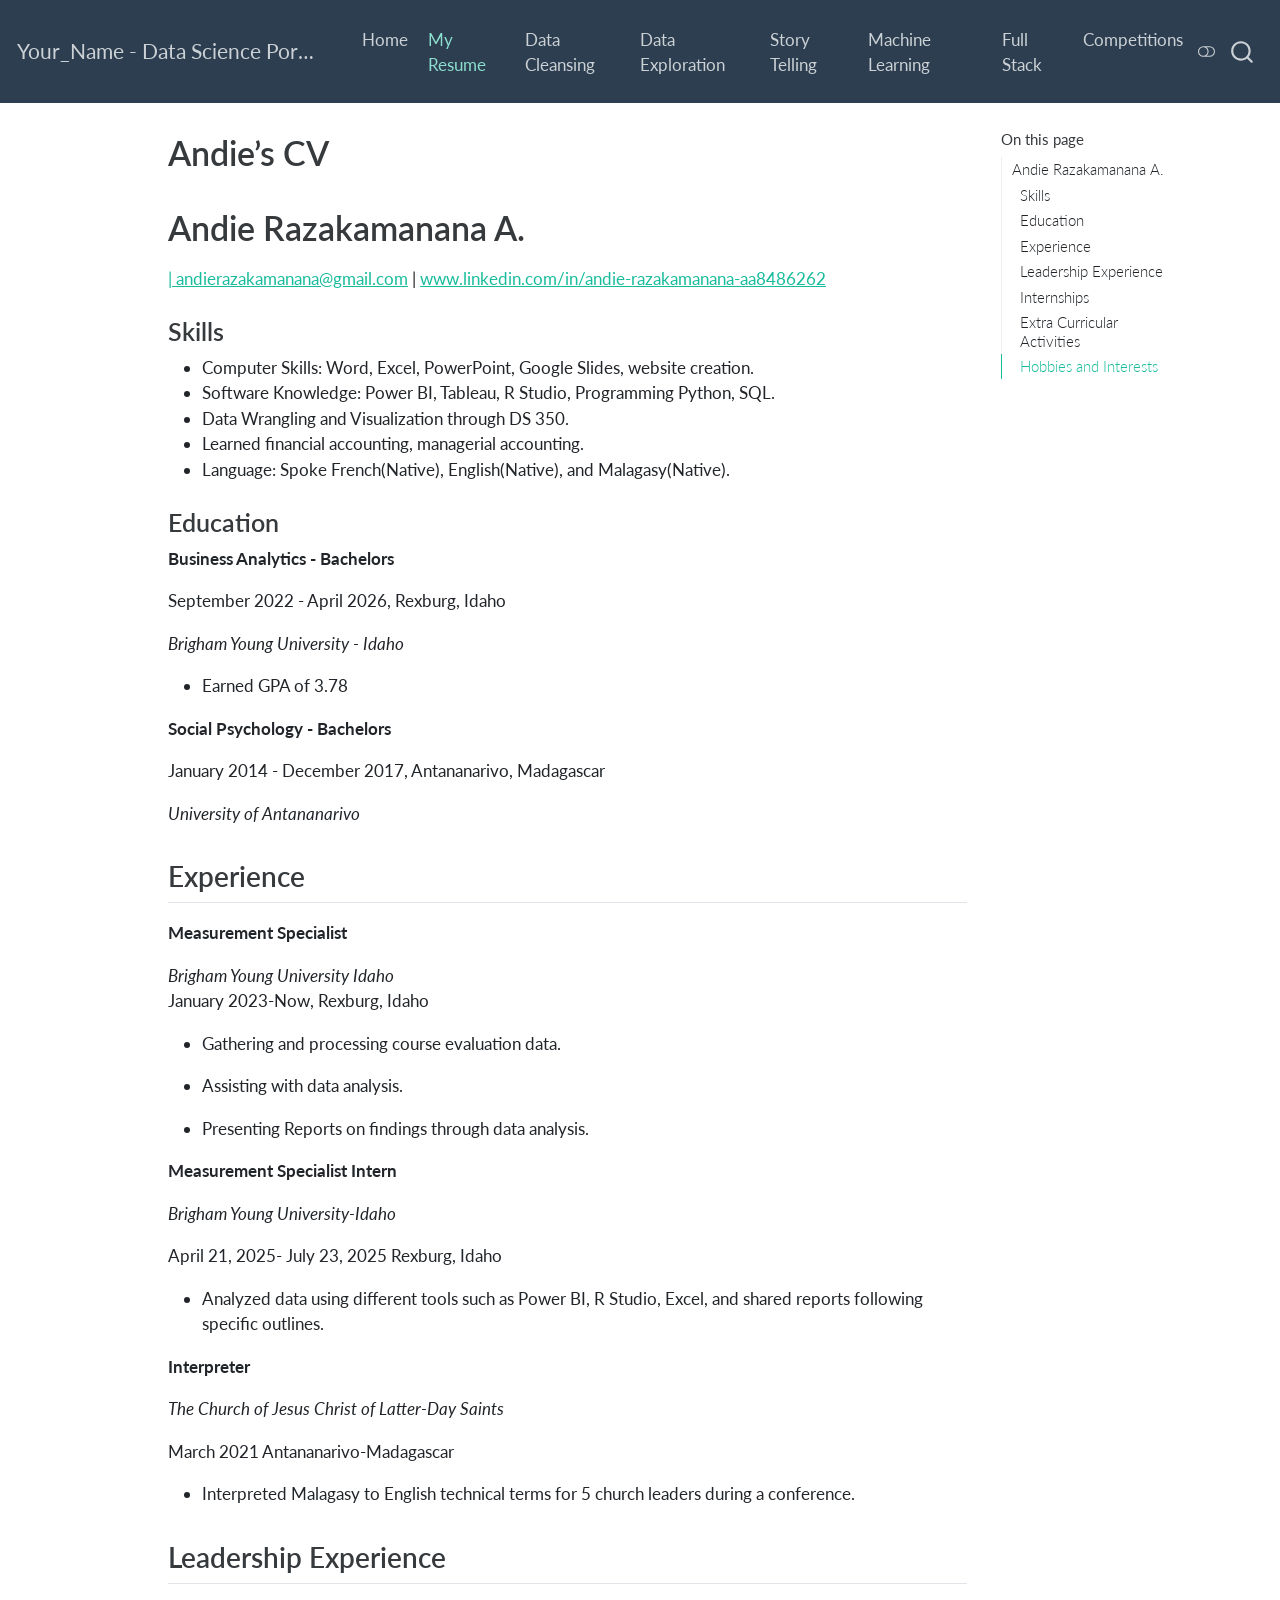
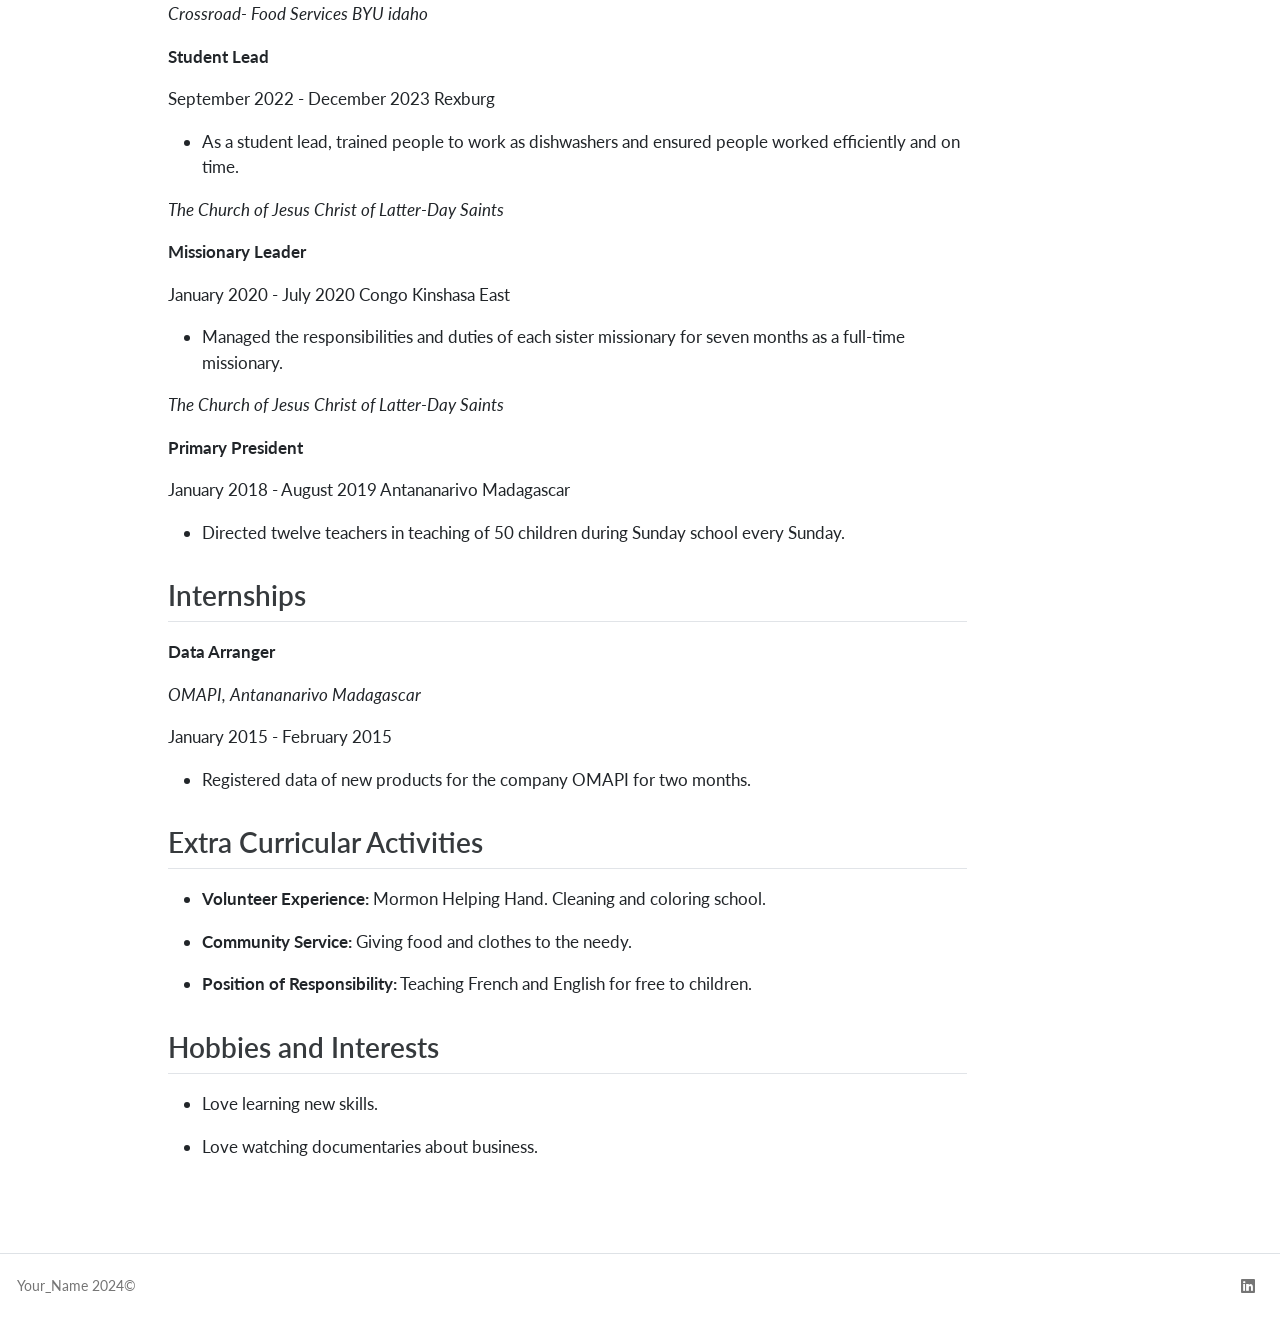
<file: docs/resume.html>
<!DOCTYPE html>
<html xmlns="http://www.w3.org/1999/xhtml" lang="en" xml:lang="en"><head>

<meta charset="utf-8">
<meta name="generator" content="quarto-1.3.450">

<meta name="viewport" content="width=device-width, initial-scale=1.0, user-scalable=yes">


<title>Your_Name - Data Science Portfolio - Andie’s CV</title>
<style>
code{white-space: pre-wrap;}
span.smallcaps{font-variant: small-caps;}
div.columns{display: flex; gap: min(4vw, 1.5em);}
div.column{flex: auto; overflow-x: auto;}
div.hanging-indent{margin-left: 1.5em; text-indent: -1.5em;}
ul.task-list{list-style: none;}
ul.task-list li input[type="checkbox"] {
  width: 0.8em;
  margin: 0 0.8em 0.2em -1em; /* quarto-specific, see https://github.com/quarto-dev/quarto-cli/issues/4556 */ 
  vertical-align: middle;
}
</style>


<script src="site_libs/quarto-nav/quarto-nav.js"></script>
<script src="site_libs/quarto-nav/headroom.min.js"></script>
<script src="site_libs/clipboard/clipboard.min.js"></script>
<script src="site_libs/quarto-search/autocomplete.umd.js"></script>
<script src="site_libs/quarto-search/fuse.min.js"></script>
<script src="site_libs/quarto-search/quarto-search.js"></script>
<meta name="quarto:offset" content="./">
<link href="./Images/favicon.png" rel="icon" type="image/png">
<script src="site_libs/quarto-html/quarto.js"></script>
<script src="site_libs/quarto-html/popper.min.js"></script>
<script src="site_libs/quarto-html/tippy.umd.min.js"></script>
<script src="site_libs/quarto-html/anchor.min.js"></script>
<link href="site_libs/quarto-html/tippy.css" rel="stylesheet">
<link href="site_libs/quarto-html/quarto-syntax-highlighting.css" rel="stylesheet" class="quarto-color-scheme" id="quarto-text-highlighting-styles">
<link href="site_libs/quarto-html/quarto-syntax-highlighting-dark.css" rel="prefetch" class="quarto-color-scheme quarto-color-alternate" id="quarto-text-highlighting-styles">
<script src="site_libs/bootstrap/bootstrap.min.js"></script>
<link href="site_libs/bootstrap/bootstrap-icons.css" rel="stylesheet">
<link href="site_libs/bootstrap/bootstrap.min.css" rel="stylesheet" class="quarto-color-scheme" id="quarto-bootstrap" data-mode="light">
<link href="site_libs/bootstrap/bootstrap-dark.min.css" rel="prefetch" class="quarto-color-scheme quarto-color-alternate" id="quarto-bootstrap" data-mode="dark">
<script id="quarto-search-options" type="application/json">{
  "location": "navbar",
  "copy-button": false,
  "collapse-after": 3,
  "panel-placement": "end",
  "type": "overlay",
  "limit": 20,
  "language": {
    "search-no-results-text": "No results",
    "search-matching-documents-text": "matching documents",
    "search-copy-link-title": "Copy link to search",
    "search-hide-matches-text": "Hide additional matches",
    "search-more-match-text": "more match in this document",
    "search-more-matches-text": "more matches in this document",
    "search-clear-button-title": "Clear",
    "search-detached-cancel-button-title": "Cancel",
    "search-submit-button-title": "Submit",
    "search-label": "Search"
  }
}</script>


<link rel="stylesheet" href="styles.css">
</head>

<body class="nav-fixed">

<div id="quarto-search-results"></div>
  <header id="quarto-header" class="headroom fixed-top">
    <nav class="navbar navbar-expand-lg navbar-dark ">
      <div class="navbar-container container-fluid">
      <div class="navbar-brand-container">
    <a class="navbar-brand" href="./index.html">
    <span class="navbar-title">Your_Name - Data Science Portfolio</span>
    </a>
  </div>
            <div id="quarto-search" class="" title="Search"></div>
          <button class="navbar-toggler" type="button" data-bs-toggle="collapse" data-bs-target="#navbarCollapse" aria-controls="navbarCollapse" aria-expanded="false" aria-label="Toggle navigation" onclick="if (window.quartoToggleHeadroom) { window.quartoToggleHeadroom(); }">
  <span class="navbar-toggler-icon"></span>
</button>
          <div class="collapse navbar-collapse" id="navbarCollapse">
            <ul class="navbar-nav navbar-nav-scroll ms-auto">
  <li class="nav-item">
    <a class="nav-link" href="./index.html" rel="" target="">
 <span class="menu-text">Home</span></a>
  </li>  
  <li class="nav-item">
    <a class="nav-link active" href="./resume.html" rel="" target="" aria-current="page">
 <span class="menu-text">My Resume</span></a>
  </li>  
  <li class="nav-item">
    <a class="nav-link" href="./cleansing.html" rel="" target="">
 <span class="menu-text">Data Cleansing</span></a>
  </li>  
  <li class="nav-item">
    <a class="nav-link" href="./exploration.html" rel="" target="">
 <span class="menu-text">Data Exploration</span></a>
  </li>  
  <li class="nav-item">
    <a class="nav-link" href="./story_telling.html" rel="" target="">
 <span class="menu-text">Story Telling</span></a>
  </li>  
  <li class="nav-item">
    <a class="nav-link" href="./ml.html" rel="" target="">
 <span class="menu-text">Machine Learning</span></a>
  </li>  
  <li class="nav-item">
    <a class="nav-link" href="./full_stack.html" rel="" target="">
 <span class="menu-text">Full Stack</span></a>
  </li>  
  <li class="nav-item">
    <a class="nav-link" href="./competition.html" rel="" target="">
 <span class="menu-text">Competitions</span></a>
  </li>  
</ul>
            <div class="quarto-navbar-tools">
  <a href="" class="quarto-color-scheme-toggle quarto-navigation-tool  px-1" onclick="window.quartoToggleColorScheme(); return false;" title="Toggle dark mode"><i class="bi"></i></a>
</div>
          </div> <!-- /navcollapse -->
      </div> <!-- /container-fluid -->
    </nav>
</header>
<!-- content -->
<div id="quarto-content" class="quarto-container page-columns page-rows-contents page-layout-article page-navbar">
<!-- sidebar -->
<!-- margin-sidebar -->
    <div id="quarto-margin-sidebar" class="sidebar margin-sidebar">
        <nav id="TOC" role="doc-toc" class="toc-active">
    <h2 id="toc-title">On this page</h2>
   
  <ul>
  <li><a href="#andie-razakamanana-a." id="toc-andie-razakamanana-a." class="nav-link active" data-scroll-target="#andie-razakamanana-a.">Andie Razakamanana A.</a>
  <ul class="collapse">
  <li><a href="#skills" id="toc-skills" class="nav-link" data-scroll-target="#skills">Skills</a></li>
  <li><a href="#education" id="toc-education" class="nav-link" data-scroll-target="#education">Education</a></li>
  <li><a href="#experience" id="toc-experience" class="nav-link" data-scroll-target="#experience">Experience</a></li>
  <li><a href="#leadership-experience" id="toc-leadership-experience" class="nav-link" data-scroll-target="#leadership-experience">Leadership Experience</a></li>
  <li><a href="#internships" id="toc-internships" class="nav-link" data-scroll-target="#internships">Internships</a></li>
  <li><a href="#extra-curricular-activities" id="toc-extra-curricular-activities" class="nav-link" data-scroll-target="#extra-curricular-activities">Extra Curricular Activities</a></li>
  <li><a href="#hobbies-and-interests" id="toc-hobbies-and-interests" class="nav-link" data-scroll-target="#hobbies-and-interests">Hobbies and Interests</a></li>
  </ul></li>
  </ul>
</nav>
    </div>
<!-- main -->
<main class="content" id="quarto-document-content">

<header id="title-block-header" class="quarto-title-block default">
<div class="quarto-title">
<h1 class="title">Andie’s CV</h1>
</div>



<div class="quarto-title-meta">

    
  
    
  </div>
  

</header>

<section id="andie-razakamanana-a." class="level1">
<h1>Andie Razakamanana A.</h1>
<div id="webaddress">
<p><a href="isaac@applesdofall.org">| andierazakamanana@gmail.com</a> | <a href="http://en.wikipedia.org/wiki/Isaac_Newton">www.linkedin.com/in/andie-razakamanana-aa8486262</a></p>
</div>
<section id="skills" class="level3">
<h3 class="anchored" data-anchor-id="skills">Skills</h3>
<ul>
<li>Computer Skills: Word, Excel, PowerPoint, Google Slides, website creation.</li>
<li>Software Knowledge: Power BI, Tableau, R Studio, Programming Python, SQL.</li>
<li>Data Wrangling and Visualization through DS 350.</li>
<li>Learned financial accounting, managerial accounting.</li>
<li>Language: Spoke French(Native), English(Native), and Malagasy(Native).</li>
</ul>
</section>
<section id="education" class="level3">
<h3 class="anchored" data-anchor-id="education">Education</h3>
<p><strong>Business Analytics - Bachelors</strong></p>
<p>September 2022 - April 2026, Rexburg, Idaho</p>
<p><em>Brigham Young University - Idaho</em></p>
<ul>
<li>Earned GPA of 3.78</li>
</ul>
<p><strong>Social Psychology - Bachelors</strong></p>
<p>January 2014 - December 2017, Antananarivo, Madagascar</p>
<p><em>University of Antananarivo</em></p>
</section>
<section id="experience" class="level2">
<h2 class="anchored" data-anchor-id="experience">Experience</h2>
<p><strong>Measurement Specialist</strong></p>
<p><em>Brigham Young University Idaho</em><br>
January 2023-Now, Rexburg, Idaho</p>
<ul>
<li>Gathering and processing course evaluation data.</li>
</ul>
<!-- -->
<ul>
<li>Assisting with data analysis.</li>
</ul>
<!-- -->
<ul>
<li>Presenting Reports on findings through data analysis.</li>
</ul>
<p><strong>Measurement Specialist Intern</strong></p>
<p><em>Brigham Young University-Idaho</em></p>
<p>April 21, 2025- July 23, 2025 Rexburg, Idaho</p>
<ul>
<li>Analyzed data using different tools such as Power BI, R Studio, Excel, and shared reports following specific outlines.</li>
</ul>
<p><strong>Interpreter</strong></p>
<p><em>The Church of Jesus Christ of Latter-Day Saints</em></p>
<p>March 2021 Antananarivo-Madagascar</p>
<ul>
<li>Interpreted Malagasy to English technical terms for 5 church leaders during a conference.</li>
</ul>
</section>
<section id="leadership-experience" class="level2">
<h2 class="anchored" data-anchor-id="leadership-experience">Leadership Experience</h2>
<p><em>Crossroad- Food Services BYU idaho</em></p>
<p><strong>Student Lead</strong></p>
<p>September 2022 - December 2023 Rexburg</p>
<ul>
<li>As a student lead, trained people to work as dishwashers and ensured people worked efficiently and on time.</li>
</ul>
<p><em>The Church of Jesus Christ of Latter-Day Saints</em></p>
<p><strong>Missionary Leader</strong></p>
<p>January 2020 - July 2020 Congo Kinshasa East</p>
<ul>
<li>Managed the responsibilities and duties of each sister missionary for seven months as a full-time missionary.</li>
</ul>
<p><em>The Church of Jesus Christ of Latter-Day Saints</em></p>
<p><strong>Primary President</strong></p>
<p>January 2018 - August 2019 Antananarivo Madagascar</p>
<ul>
<li>Directed twelve teachers in teaching of 50 children during Sunday school every Sunday.</li>
</ul>
</section>
<section id="internships" class="level2">
<h2 class="anchored" data-anchor-id="internships">Internships</h2>
<p><strong>Data Arranger</strong></p>
<p><em>OMAPI, Antananarivo Madagascar</em></p>
<p>January 2015 - February 2015</p>
<ul>
<li>Registered data of new products for the company OMAPI for two months.</li>
</ul>
</section>
<section id="extra-curricular-activities" class="level2">
<h2 class="anchored" data-anchor-id="extra-curricular-activities">Extra Curricular Activities</h2>
<ul>
<li><p><strong>Volunteer Experience:</strong> Mormon Helping Hand. Cleaning and coloring school.</p></li>
<li><p><strong>Community Service:</strong> Giving food and clothes to the needy.</p></li>
<li><p><strong>Position of Responsibility:</strong> Teaching French and English for free to children.</p></li>
</ul>
</section>
<section id="hobbies-and-interests" class="level2">
<h2 class="anchored" data-anchor-id="hobbies-and-interests">Hobbies and Interests</h2>
<ul>
<li><p>Love learning new skills.</p></li>
<li><p>Love watching documentaries about business.</p></li>
</ul>
<!-- ### Footer

Last updated: May 2013 -->


</section>
</section>

<a onclick="window.scrollTo(0, 0); return false;" role="button" id="quarto-back-to-top"><i class="bi bi-arrow-up"></i> Back to top</a></main> <!-- /main -->
<script id="quarto-html-after-body" type="application/javascript">
window.document.addEventListener("DOMContentLoaded", function (event) {
  const toggleBodyColorMode = (bsSheetEl) => {
    const mode = bsSheetEl.getAttribute("data-mode");
    const bodyEl = window.document.querySelector("body");
    if (mode === "dark") {
      bodyEl.classList.add("quarto-dark");
      bodyEl.classList.remove("quarto-light");
    } else {
      bodyEl.classList.add("quarto-light");
      bodyEl.classList.remove("quarto-dark");
    }
  }
  const toggleBodyColorPrimary = () => {
    const bsSheetEl = window.document.querySelector("link#quarto-bootstrap");
    if (bsSheetEl) {
      toggleBodyColorMode(bsSheetEl);
    }
  }
  toggleBodyColorPrimary();  
  const disableStylesheet = (stylesheets) => {
    for (let i=0; i < stylesheets.length; i++) {
      const stylesheet = stylesheets[i];
      stylesheet.rel = 'prefetch';
    }
  }
  const enableStylesheet = (stylesheets) => {
    for (let i=0; i < stylesheets.length; i++) {
      const stylesheet = stylesheets[i];
      stylesheet.rel = 'stylesheet';
    }
  }
  const manageTransitions = (selector, allowTransitions) => {
    const els = window.document.querySelectorAll(selector);
    for (let i=0; i < els.length; i++) {
      const el = els[i];
      if (allowTransitions) {
        el.classList.remove('notransition');
      } else {
        el.classList.add('notransition');
      }
    }
  }
  const toggleColorMode = (alternate) => {
    // Switch the stylesheets
    const alternateStylesheets = window.document.querySelectorAll('link.quarto-color-scheme.quarto-color-alternate');
    manageTransitions('#quarto-margin-sidebar .nav-link', false);
    if (alternate) {
      enableStylesheet(alternateStylesheets);
      for (const sheetNode of alternateStylesheets) {
        if (sheetNode.id === "quarto-bootstrap") {
          toggleBodyColorMode(sheetNode);
        }
      }
    } else {
      disableStylesheet(alternateStylesheets);
      toggleBodyColorPrimary();
    }
    manageTransitions('#quarto-margin-sidebar .nav-link', true);
    // Switch the toggles
    const toggles = window.document.querySelectorAll('.quarto-color-scheme-toggle');
    for (let i=0; i < toggles.length; i++) {
      const toggle = toggles[i];
      if (toggle) {
        if (alternate) {
          toggle.classList.add("alternate");     
        } else {
          toggle.classList.remove("alternate");
        }
      }
    }
    // Hack to workaround the fact that safari doesn't
    // properly recolor the scrollbar when toggling (#1455)
    if (navigator.userAgent.indexOf('Safari') > 0 && navigator.userAgent.indexOf('Chrome') == -1) {
      manageTransitions("body", false);
      window.scrollTo(0, 1);
      setTimeout(() => {
        window.scrollTo(0, 0);
        manageTransitions("body", true);
      }, 40);  
    }
  }
  const isFileUrl = () => { 
    return window.location.protocol === 'file:';
  }
  const hasAlternateSentinel = () => {  
    let styleSentinel = getColorSchemeSentinel();
    if (styleSentinel !== null) {
      return styleSentinel === "alternate";
    } else {
      return false;
    }
  }
  const setStyleSentinel = (alternate) => {
    const value = alternate ? "alternate" : "default";
    if (!isFileUrl()) {
      window.localStorage.setItem("quarto-color-scheme", value);
    } else {
      localAlternateSentinel = value;
    }
  }
  const getColorSchemeSentinel = () => {
    if (!isFileUrl()) {
      const storageValue = window.localStorage.getItem("quarto-color-scheme");
      return storageValue != null ? storageValue : localAlternateSentinel;
    } else {
      return localAlternateSentinel;
    }
  }
  let localAlternateSentinel = 'default';
  // Dark / light mode switch
  window.quartoToggleColorScheme = () => {
    // Read the current dark / light value 
    let toAlternate = !hasAlternateSentinel();
    toggleColorMode(toAlternate);
    setStyleSentinel(toAlternate);
  };
  // Ensure there is a toggle, if there isn't float one in the top right
  if (window.document.querySelector('.quarto-color-scheme-toggle') === null) {
    const a = window.document.createElement('a');
    a.classList.add('top-right');
    a.classList.add('quarto-color-scheme-toggle');
    a.href = "";
    a.onclick = function() { try { window.quartoToggleColorScheme(); } catch {} return false; };
    const i = window.document.createElement("i");
    i.classList.add('bi');
    a.appendChild(i);
    window.document.body.appendChild(a);
  }
  // Switch to dark mode if need be
  if (hasAlternateSentinel()) {
    toggleColorMode(true);
  } else {
    toggleColorMode(false);
  }
  const icon = "";
  const anchorJS = new window.AnchorJS();
  anchorJS.options = {
    placement: 'right',
    icon: icon
  };
  anchorJS.add('.anchored');
  const isCodeAnnotation = (el) => {
    for (const clz of el.classList) {
      if (clz.startsWith('code-annotation-')) {                     
        return true;
      }
    }
    return false;
  }
  const clipboard = new window.ClipboardJS('.code-copy-button', {
    text: function(trigger) {
      const codeEl = trigger.previousElementSibling.cloneNode(true);
      for (const childEl of codeEl.children) {
        if (isCodeAnnotation(childEl)) {
          childEl.remove();
        }
      }
      return codeEl.innerText;
    }
  });
  clipboard.on('success', function(e) {
    // button target
    const button = e.trigger;
    // don't keep focus
    button.blur();
    // flash "checked"
    button.classList.add('code-copy-button-checked');
    var currentTitle = button.getAttribute("title");
    button.setAttribute("title", "Copied!");
    let tooltip;
    if (window.bootstrap) {
      button.setAttribute("data-bs-toggle", "tooltip");
      button.setAttribute("data-bs-placement", "left");
      button.setAttribute("data-bs-title", "Copied!");
      tooltip = new bootstrap.Tooltip(button, 
        { trigger: "manual", 
          customClass: "code-copy-button-tooltip",
          offset: [0, -8]});
      tooltip.show();    
    }
    setTimeout(function() {
      if (tooltip) {
        tooltip.hide();
        button.removeAttribute("data-bs-title");
        button.removeAttribute("data-bs-toggle");
        button.removeAttribute("data-bs-placement");
      }
      button.setAttribute("title", currentTitle);
      button.classList.remove('code-copy-button-checked');
    }, 1000);
    // clear code selection
    e.clearSelection();
  });
  function tippyHover(el, contentFn) {
    const config = {
      allowHTML: true,
      content: contentFn,
      maxWidth: 500,
      delay: 100,
      arrow: false,
      appendTo: function(el) {
          return el.parentElement;
      },
      interactive: true,
      interactiveBorder: 10,
      theme: 'quarto',
      placement: 'bottom-start'
    };
    window.tippy(el, config); 
  }
  const noterefs = window.document.querySelectorAll('a[role="doc-noteref"]');
  for (var i=0; i<noterefs.length; i++) {
    const ref = noterefs[i];
    tippyHover(ref, function() {
      // use id or data attribute instead here
      let href = ref.getAttribute('data-footnote-href') || ref.getAttribute('href');
      try { href = new URL(href).hash; } catch {}
      const id = href.replace(/^#\/?/, "");
      const note = window.document.getElementById(id);
      return note.innerHTML;
    });
  }
      let selectedAnnoteEl;
      const selectorForAnnotation = ( cell, annotation) => {
        let cellAttr = 'data-code-cell="' + cell + '"';
        let lineAttr = 'data-code-annotation="' +  annotation + '"';
        const selector = 'span[' + cellAttr + '][' + lineAttr + ']';
        return selector;
      }
      const selectCodeLines = (annoteEl) => {
        const doc = window.document;
        const targetCell = annoteEl.getAttribute("data-target-cell");
        const targetAnnotation = annoteEl.getAttribute("data-target-annotation");
        const annoteSpan = window.document.querySelector(selectorForAnnotation(targetCell, targetAnnotation));
        const lines = annoteSpan.getAttribute("data-code-lines").split(",");
        const lineIds = lines.map((line) => {
          return targetCell + "-" + line;
        })
        let top = null;
        let height = null;
        let parent = null;
        if (lineIds.length > 0) {
            //compute the position of the single el (top and bottom and make a div)
            const el = window.document.getElementById(lineIds[0]);
            top = el.offsetTop;
            height = el.offsetHeight;
            parent = el.parentElement.parentElement;
          if (lineIds.length > 1) {
            const lastEl = window.document.getElementById(lineIds[lineIds.length - 1]);
            const bottom = lastEl.offsetTop + lastEl.offsetHeight;
            height = bottom - top;
          }
          if (top !== null && height !== null && parent !== null) {
            // cook up a div (if necessary) and position it 
            let div = window.document.getElementById("code-annotation-line-highlight");
            if (div === null) {
              div = window.document.createElement("div");
              div.setAttribute("id", "code-annotation-line-highlight");
              div.style.position = 'absolute';
              parent.appendChild(div);
            }
            div.style.top = top - 2 + "px";
            div.style.height = height + 4 + "px";
            let gutterDiv = window.document.getElementById("code-annotation-line-highlight-gutter");
            if (gutterDiv === null) {
              gutterDiv = window.document.createElement("div");
              gutterDiv.setAttribute("id", "code-annotation-line-highlight-gutter");
              gutterDiv.style.position = 'absolute';
              const codeCell = window.document.getElementById(targetCell);
              const gutter = codeCell.querySelector('.code-annotation-gutter');
              gutter.appendChild(gutterDiv);
            }
            gutterDiv.style.top = top - 2 + "px";
            gutterDiv.style.height = height + 4 + "px";
          }
          selectedAnnoteEl = annoteEl;
        }
      };
      const unselectCodeLines = () => {
        const elementsIds = ["code-annotation-line-highlight", "code-annotation-line-highlight-gutter"];
        elementsIds.forEach((elId) => {
          const div = window.document.getElementById(elId);
          if (div) {
            div.remove();
          }
        });
        selectedAnnoteEl = undefined;
      };
      // Attach click handler to the DT
      const annoteDls = window.document.querySelectorAll('dt[data-target-cell]');
      for (const annoteDlNode of annoteDls) {
        annoteDlNode.addEventListener('click', (event) => {
          const clickedEl = event.target;
          if (clickedEl !== selectedAnnoteEl) {
            unselectCodeLines();
            const activeEl = window.document.querySelector('dt[data-target-cell].code-annotation-active');
            if (activeEl) {
              activeEl.classList.remove('code-annotation-active');
            }
            selectCodeLines(clickedEl);
            clickedEl.classList.add('code-annotation-active');
          } else {
            // Unselect the line
            unselectCodeLines();
            clickedEl.classList.remove('code-annotation-active');
          }
        });
      }
  const findCites = (el) => {
    const parentEl = el.parentElement;
    if (parentEl) {
      const cites = parentEl.dataset.cites;
      if (cites) {
        return {
          el,
          cites: cites.split(' ')
        };
      } else {
        return findCites(el.parentElement)
      }
    } else {
      return undefined;
    }
  };
  var bibliorefs = window.document.querySelectorAll('a[role="doc-biblioref"]');
  for (var i=0; i<bibliorefs.length; i++) {
    const ref = bibliorefs[i];
    const citeInfo = findCites(ref);
    if (citeInfo) {
      tippyHover(citeInfo.el, function() {
        var popup = window.document.createElement('div');
        citeInfo.cites.forEach(function(cite) {
          var citeDiv = window.document.createElement('div');
          citeDiv.classList.add('hanging-indent');
          citeDiv.classList.add('csl-entry');
          var biblioDiv = window.document.getElementById('ref-' + cite);
          if (biblioDiv) {
            citeDiv.innerHTML = biblioDiv.innerHTML;
          }
          popup.appendChild(citeDiv);
        });
        return popup.innerHTML;
      });
    }
  }
});
</script>
</div> <!-- /content -->
<footer class="footer">
  <div class="nav-footer">
    <div class="nav-footer-left">Your_Name 2024©</div>   
    <div class="nav-footer-center">
      &nbsp;
    </div>
    <div class="nav-footer-right">
      <ul class="footer-items list-unstyled">
    <li class="nav-item compact">
    <a class="nav-link" href="./Your_LinkedIn_URL">
      <i class="bi bi-linkedin" role="img">
</i> 
    </a>
  </li>  
</ul>
    </div>
  </div>
</footer>



</body></html>
</file>
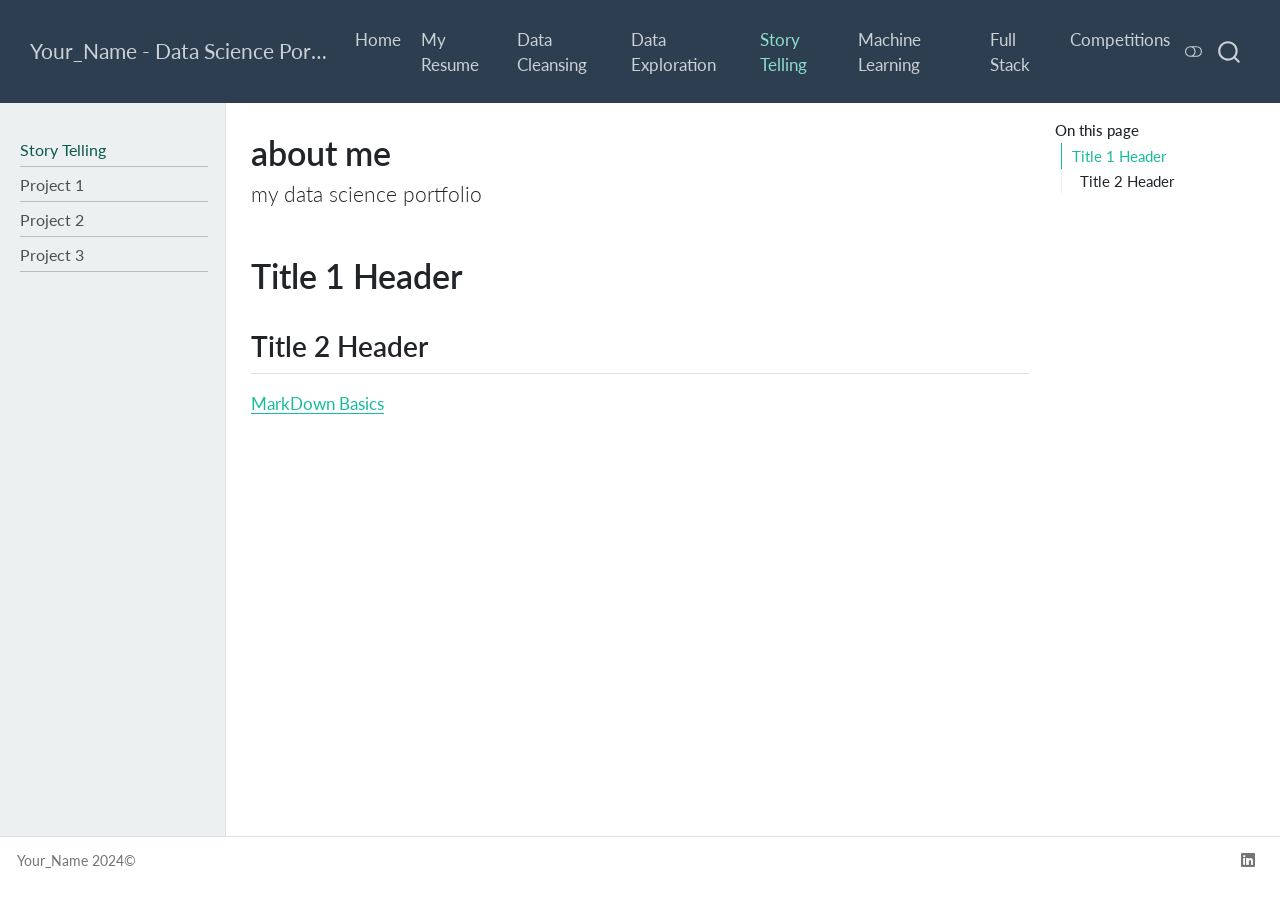
<file: docs/story_telling.html>
<!DOCTYPE html>
<html xmlns="http://www.w3.org/1999/xhtml" lang="en" xml:lang="en"><head>

<meta charset="utf-8">
<meta name="generator" content="quarto-1.6.42">

<meta name="viewport" content="width=device-width, initial-scale=1.0, user-scalable=yes">


<title>about me – Your_Name - Data Science Portfolio</title>
<style>
code{white-space: pre-wrap;}
span.smallcaps{font-variant: small-caps;}
div.columns{display: flex; gap: min(4vw, 1.5em);}
div.column{flex: auto; overflow-x: auto;}
div.hanging-indent{margin-left: 1.5em; text-indent: -1.5em;}
ul.task-list{list-style: none;}
ul.task-list li input[type="checkbox"] {
  width: 0.8em;
  margin: 0 0.8em 0.2em -1em; /* quarto-specific, see https://github.com/quarto-dev/quarto-cli/issues/4556 */ 
  vertical-align: middle;
}
</style>


<script src="site_libs/quarto-nav/quarto-nav.js"></script>
<script src="site_libs/quarto-nav/headroom.min.js"></script>
<script src="site_libs/clipboard/clipboard.min.js"></script>
<script src="site_libs/quarto-search/autocomplete.umd.js"></script>
<script src="site_libs/quarto-search/fuse.min.js"></script>
<script src="site_libs/quarto-search/quarto-search.js"></script>
<meta name="quarto:offset" content="./">
<link href="./Images/favicon.png" rel="icon" type="image/png">
<script src="site_libs/quarto-html/quarto.js"></script>
<script src="site_libs/quarto-html/popper.min.js"></script>
<script src="site_libs/quarto-html/tippy.umd.min.js"></script>
<script src="site_libs/quarto-html/anchor.min.js"></script>
<link href="site_libs/quarto-html/tippy.css" rel="stylesheet">
<link href="site_libs/quarto-html/quarto-syntax-highlighting-2f5df379a58b258e96c21c0638c20c03.css" rel="stylesheet" class="quarto-color-scheme" id="quarto-text-highlighting-styles">
<link href="site_libs/quarto-html/quarto-syntax-highlighting-dark-b53751a350365c71b6c909e95f209ed1.css" rel="prefetch" class="quarto-color-scheme quarto-color-alternate" id="quarto-text-highlighting-styles">
<script src="site_libs/bootstrap/bootstrap.min.js"></script>
<link href="site_libs/bootstrap/bootstrap-icons.css" rel="stylesheet">
<link href="site_libs/bootstrap/bootstrap-081d88d0d1b41bfd964ff18d5647c903.min.css" rel="stylesheet" append-hash="true" class="quarto-color-scheme" id="quarto-bootstrap" data-mode="light">
<link href="site_libs/bootstrap/bootstrap-dark-ed552497b652e94a043a49bcb61edf8f.min.css" rel="prefetch" append-hash="true" class="quarto-color-scheme quarto-color-alternate" id="quarto-bootstrap" data-mode="dark">
<script id="quarto-search-options" type="application/json">{
  "location": "navbar",
  "copy-button": false,
  "collapse-after": 3,
  "panel-placement": "end",
  "type": "overlay",
  "limit": 50,
  "keyboard-shortcut": [
    "f",
    "/",
    "s"
  ],
  "show-item-context": false,
  "language": {
    "search-no-results-text": "No results",
    "search-matching-documents-text": "matching documents",
    "search-copy-link-title": "Copy link to search",
    "search-hide-matches-text": "Hide additional matches",
    "search-more-match-text": "more match in this document",
    "search-more-matches-text": "more matches in this document",
    "search-clear-button-title": "Clear",
    "search-text-placeholder": "",
    "search-detached-cancel-button-title": "Cancel",
    "search-submit-button-title": "Submit",
    "search-label": "Search"
  }
}</script>


<link rel="stylesheet" href="styles.css">
</head>

<body class="nav-sidebar docked nav-fixed">

<div id="quarto-search-results"></div>
  <header id="quarto-header" class="headroom fixed-top">
    <nav class="navbar navbar-expand-lg " data-bs-theme="dark">
      <div class="navbar-container container-fluid">
      <div class="navbar-brand-container mx-auto">
    <a class="navbar-brand" href="./index.html">
    <span class="navbar-title">Your_Name - Data Science Portfolio</span>
    </a>
  </div>
            <div id="quarto-search" class="" title="Search"></div>
          <button class="navbar-toggler" type="button" data-bs-toggle="collapse" data-bs-target="#navbarCollapse" aria-controls="navbarCollapse" role="menu" aria-expanded="false" aria-label="Toggle navigation" onclick="if (window.quartoToggleHeadroom) { window.quartoToggleHeadroom(); }">
  <span class="navbar-toggler-icon"></span>
</button>
          <div class="collapse navbar-collapse" id="navbarCollapse">
            <ul class="navbar-nav navbar-nav-scroll ms-auto">
  <li class="nav-item">
    <a class="nav-link" href="./index.html"> 
<span class="menu-text">Home</span></a>
  </li>  
  <li class="nav-item">
    <a class="nav-link" href="./resume.html"> 
<span class="menu-text">My Resume</span></a>
  </li>  
  <li class="nav-item">
    <a class="nav-link" href="./cleansing.html"> 
<span class="menu-text">Data Cleansing</span></a>
  </li>  
  <li class="nav-item">
    <a class="nav-link" href="./exploration.html"> 
<span class="menu-text">Data Exploration</span></a>
  </li>  
  <li class="nav-item">
    <a class="nav-link active" href="./story_telling.html" aria-current="page"> 
<span class="menu-text">Story Telling</span></a>
  </li>  
  <li class="nav-item">
    <a class="nav-link" href="./ml.html"> 
<span class="menu-text">Machine Learning</span></a>
  </li>  
  <li class="nav-item">
    <a class="nav-link" href="./full_stack.html"> 
<span class="menu-text">Full Stack</span></a>
  </li>  
  <li class="nav-item">
    <a class="nav-link" href="./competition.html"> 
<span class="menu-text">Competitions</span></a>
  </li>  
</ul>
          </div> <!-- /navcollapse -->
            <div class="quarto-navbar-tools">
  <a href="" class="quarto-color-scheme-toggle quarto-navigation-tool  px-1" onclick="window.quartoToggleColorScheme(); return false;" title="Toggle dark mode"><i class="bi"></i></a>
</div>
      </div> <!-- /container-fluid -->
    </nav>
  <nav class="quarto-secondary-nav">
    <div class="container-fluid d-flex">
      <button type="button" class="quarto-btn-toggle btn" data-bs-toggle="collapse" role="button" data-bs-target=".quarto-sidebar-collapse-item" aria-controls="quarto-sidebar" aria-expanded="false" aria-label="Toggle sidebar navigation" onclick="if (window.quartoToggleHeadroom) { window.quartoToggleHeadroom(); }">
        <i class="bi bi-layout-text-sidebar-reverse"></i>
      </button>
        <nav class="quarto-page-breadcrumbs" aria-label="breadcrumb"><ol class="breadcrumb"><li class="breadcrumb-item"><a href="./story_telling.html">Story Telling</a></li></ol></nav>
        <a class="flex-grow-1" role="navigation" data-bs-toggle="collapse" data-bs-target=".quarto-sidebar-collapse-item" aria-controls="quarto-sidebar" aria-expanded="false" aria-label="Toggle sidebar navigation" onclick="if (window.quartoToggleHeadroom) { window.quartoToggleHeadroom(); }">      
        </a>
    </div>
  </nav>
</header>
<!-- content -->
<div id="quarto-content" class="quarto-container page-columns page-rows-contents page-layout-article page-navbar">
<!-- sidebar -->
  <nav id="quarto-sidebar" class="sidebar collapse collapse-horizontal quarto-sidebar-collapse-item sidebar-navigation docked overflow-auto">
    <div class="sidebar-menu-container"> 
    <ul class="list-unstyled mt-1">
        <li class="sidebar-item">
  <div class="sidebar-item-container"> 
  <a href="./story_telling.html" class="sidebar-item-text sidebar-link active">
 <span class="menu-text">Story Telling</span></a>
  </div>
</li>
        <li class="px-0"><hr class="sidebar-divider hi "></li>
        <li class="sidebar-item">
  <div class="sidebar-item-container"> 
  <a href="./Story_Telling/project1.html" class="sidebar-item-text sidebar-link">
 <span class="menu-text">Project 1</span></a>
  </div>
</li>
        <li class="px-0"><hr class="sidebar-divider hi "></li>
        <li class="sidebar-item">
  <div class="sidebar-item-container"> 
  <a href="./Story_Telling/project2.html" class="sidebar-item-text sidebar-link">
 <span class="menu-text">Project 2</span></a>
  </div>
</li>
        <li class="px-0"><hr class="sidebar-divider hi "></li>
        <li class="sidebar-item">
  <div class="sidebar-item-container"> 
  <a href="./Story_Telling/project3.html" class="sidebar-item-text sidebar-link">
 <span class="menu-text">Project 3</span></a>
  </div>
</li>
        <li class="px-0"><hr class="sidebar-divider hi "></li>
    </ul>
    </div>
</nav>
<div id="quarto-sidebar-glass" class="quarto-sidebar-collapse-item" data-bs-toggle="collapse" data-bs-target=".quarto-sidebar-collapse-item"></div>
<!-- margin-sidebar -->
    <div id="quarto-margin-sidebar" class="sidebar margin-sidebar">
        <nav id="TOC" role="doc-toc" class="toc-active">
    <h2 id="toc-title">On this page</h2>
   
  <ul>
  <li><a href="#title-1-header" id="toc-title-1-header" class="nav-link active" data-scroll-target="#title-1-header">Title 1 Header</a>
  <ul class="collapse">
  <li><a href="#title-2-header" id="toc-title-2-header" class="nav-link" data-scroll-target="#title-2-header">Title 2 Header</a></li>
  </ul></li>
  </ul>
</nav>
    </div>
<!-- main -->
<main class="content" id="quarto-document-content">

<header id="title-block-header" class="quarto-title-block default">
<div class="quarto-title">
<h1 class="title">about me</h1>
<p class="subtitle lead">my data science portfolio</p>
</div>



<div class="quarto-title-meta">

    
  
    
  </div>
  


</header>


<section id="title-1-header" class="level1">
<h1>Title 1 Header</h1>
<section id="title-2-header" class="level2">
<h2 class="anchored" data-anchor-id="title-2-header">Title 2 Header</h2>
<p><a href="https://quarto.org/docs/authoring/markdown-basics.html#links-images">MarkDown Basics</a></p>


</section>
</section>

<a onclick="window.scrollTo(0, 0); return false;" role="button" id="quarto-back-to-top"><i class="bi bi-arrow-up"></i> Back to top</a></main> <!-- /main -->
<script id="quarto-html-after-body" type="application/javascript">
window.document.addEventListener("DOMContentLoaded", function (event) {
  const toggleBodyColorMode = (bsSheetEl) => {
    const mode = bsSheetEl.getAttribute("data-mode");
    const bodyEl = window.document.querySelector("body");
    if (mode === "dark") {
      bodyEl.classList.add("quarto-dark");
      bodyEl.classList.remove("quarto-light");
    } else {
      bodyEl.classList.add("quarto-light");
      bodyEl.classList.remove("quarto-dark");
    }
  }
  const toggleBodyColorPrimary = () => {
    const bsSheetEl = window.document.querySelector("link#quarto-bootstrap");
    if (bsSheetEl) {
      toggleBodyColorMode(bsSheetEl);
    }
  }
  toggleBodyColorPrimary();  
  const disableStylesheet = (stylesheets) => {
    for (let i=0; i < stylesheets.length; i++) {
      const stylesheet = stylesheets[i];
      stylesheet.rel = 'prefetch';
    }
  }
  const enableStylesheet = (stylesheets) => {
    for (let i=0; i < stylesheets.length; i++) {
      const stylesheet = stylesheets[i];
      stylesheet.rel = 'stylesheet';
    }
  }
  const manageTransitions = (selector, allowTransitions) => {
    const els = window.document.querySelectorAll(selector);
    for (let i=0; i < els.length; i++) {
      const el = els[i];
      if (allowTransitions) {
        el.classList.remove('notransition');
      } else {
        el.classList.add('notransition');
      }
    }
  }
  const toggleGiscusIfUsed = (isAlternate, darkModeDefault) => {
    const baseTheme = document.querySelector('#giscus-base-theme')?.value ?? 'light';
    const alternateTheme = document.querySelector('#giscus-alt-theme')?.value ?? 'dark';
    let newTheme = '';
    if(darkModeDefault) {
      newTheme = isAlternate ? baseTheme : alternateTheme;
    } else {
      newTheme = isAlternate ? alternateTheme : baseTheme;
    }
    const changeGiscusTheme = () => {
      // From: https://github.com/giscus/giscus/issues/336
      const sendMessage = (message) => {
        const iframe = document.querySelector('iframe.giscus-frame');
        if (!iframe) return;
        iframe.contentWindow.postMessage({ giscus: message }, 'https://giscus.app');
      }
      sendMessage({
        setConfig: {
          theme: newTheme
        }
      });
    }
    const isGiscussLoaded = window.document.querySelector('iframe.giscus-frame') !== null;
    if (isGiscussLoaded) {
      changeGiscusTheme();
    }
  }
  const toggleColorMode = (alternate) => {
    // Switch the stylesheets
    const alternateStylesheets = window.document.querySelectorAll('link.quarto-color-scheme.quarto-color-alternate');
    manageTransitions('#quarto-margin-sidebar .nav-link', false);
    if (alternate) {
      enableStylesheet(alternateStylesheets);
      for (const sheetNode of alternateStylesheets) {
        if (sheetNode.id === "quarto-bootstrap") {
          toggleBodyColorMode(sheetNode);
        }
      }
    } else {
      disableStylesheet(alternateStylesheets);
      toggleBodyColorPrimary();
    }
    manageTransitions('#quarto-margin-sidebar .nav-link', true);
    // Switch the toggles
    const toggles = window.document.querySelectorAll('.quarto-color-scheme-toggle');
    for (let i=0; i < toggles.length; i++) {
      const toggle = toggles[i];
      if (toggle) {
        if (alternate) {
          toggle.classList.add("alternate");     
        } else {
          toggle.classList.remove("alternate");
        }
      }
    }
    // Hack to workaround the fact that safari doesn't
    // properly recolor the scrollbar when toggling (#1455)
    if (navigator.userAgent.indexOf('Safari') > 0 && navigator.userAgent.indexOf('Chrome') == -1) {
      manageTransitions("body", false);
      window.scrollTo(0, 1);
      setTimeout(() => {
        window.scrollTo(0, 0);
        manageTransitions("body", true);
      }, 40);  
    }
  }
  const isFileUrl = () => { 
    return window.location.protocol === 'file:';
  }
  const hasAlternateSentinel = () => {  
    let styleSentinel = getColorSchemeSentinel();
    if (styleSentinel !== null) {
      return styleSentinel === "alternate";
    } else {
      return false;
    }
  }
  const setStyleSentinel = (alternate) => {
    const value = alternate ? "alternate" : "default";
    if (!isFileUrl()) {
      window.localStorage.setItem("quarto-color-scheme", value);
    } else {
      localAlternateSentinel = value;
    }
  }
  const getColorSchemeSentinel = () => {
    if (!isFileUrl()) {
      const storageValue = window.localStorage.getItem("quarto-color-scheme");
      return storageValue != null ? storageValue : localAlternateSentinel;
    } else {
      return localAlternateSentinel;
    }
  }
  const darkModeDefault = false;
  let localAlternateSentinel = darkModeDefault ? 'alternate' : 'default';
  // Dark / light mode switch
  window.quartoToggleColorScheme = () => {
    // Read the current dark / light value 
    let toAlternate = !hasAlternateSentinel();
    toggleColorMode(toAlternate);
    setStyleSentinel(toAlternate);
    toggleGiscusIfUsed(toAlternate, darkModeDefault);
  };
  // Ensure there is a toggle, if there isn't float one in the top right
  if (window.document.querySelector('.quarto-color-scheme-toggle') === null) {
    const a = window.document.createElement('a');
    a.classList.add('top-right');
    a.classList.add('quarto-color-scheme-toggle');
    a.href = "";
    a.onclick = function() { try { window.quartoToggleColorScheme(); } catch {} return false; };
    const i = window.document.createElement("i");
    i.classList.add('bi');
    a.appendChild(i);
    window.document.body.appendChild(a);
  }
  // Switch to dark mode if need be
  if (hasAlternateSentinel()) {
    toggleColorMode(true);
  } else {
    toggleColorMode(false);
  }
  const icon = "";
  const anchorJS = new window.AnchorJS();
  anchorJS.options = {
    placement: 'right',
    icon: icon
  };
  anchorJS.add('.anchored');
  const isCodeAnnotation = (el) => {
    for (const clz of el.classList) {
      if (clz.startsWith('code-annotation-')) {                     
        return true;
      }
    }
    return false;
  }
  const onCopySuccess = function(e) {
    // button target
    const button = e.trigger;
    // don't keep focus
    button.blur();
    // flash "checked"
    button.classList.add('code-copy-button-checked');
    var currentTitle = button.getAttribute("title");
    button.setAttribute("title", "Copied!");
    let tooltip;
    if (window.bootstrap) {
      button.setAttribute("data-bs-toggle", "tooltip");
      button.setAttribute("data-bs-placement", "left");
      button.setAttribute("data-bs-title", "Copied!");
      tooltip = new bootstrap.Tooltip(button, 
        { trigger: "manual", 
          customClass: "code-copy-button-tooltip",
          offset: [0, -8]});
      tooltip.show();    
    }
    setTimeout(function() {
      if (tooltip) {
        tooltip.hide();
        button.removeAttribute("data-bs-title");
        button.removeAttribute("data-bs-toggle");
        button.removeAttribute("data-bs-placement");
      }
      button.setAttribute("title", currentTitle);
      button.classList.remove('code-copy-button-checked');
    }, 1000);
    // clear code selection
    e.clearSelection();
  }
  const getTextToCopy = function(trigger) {
      const codeEl = trigger.previousElementSibling.cloneNode(true);
      for (const childEl of codeEl.children) {
        if (isCodeAnnotation(childEl)) {
          childEl.remove();
        }
      }
      return codeEl.innerText;
  }
  const clipboard = new window.ClipboardJS('.code-copy-button:not([data-in-quarto-modal])', {
    text: getTextToCopy
  });
  clipboard.on('success', onCopySuccess);
  if (window.document.getElementById('quarto-embedded-source-code-modal')) {
    const clipboardModal = new window.ClipboardJS('.code-copy-button[data-in-quarto-modal]', {
      text: getTextToCopy,
      container: window.document.getElementById('quarto-embedded-source-code-modal')
    });
    clipboardModal.on('success', onCopySuccess);
  }
    var localhostRegex = new RegExp(/^(?:http|https):\/\/localhost\:?[0-9]*\//);
    var mailtoRegex = new RegExp(/^mailto:/);
      var filterRegex = new RegExp('/' + window.location.host + '/');
    var isInternal = (href) => {
        return filterRegex.test(href) || localhostRegex.test(href) || mailtoRegex.test(href);
    }
    // Inspect non-navigation links and adorn them if external
 	var links = window.document.querySelectorAll('a[href]:not(.nav-link):not(.navbar-brand):not(.toc-action):not(.sidebar-link):not(.sidebar-item-toggle):not(.pagination-link):not(.no-external):not([aria-hidden]):not(.dropdown-item):not(.quarto-navigation-tool):not(.about-link)');
    for (var i=0; i<links.length; i++) {
      const link = links[i];
      if (!isInternal(link.href)) {
        // undo the damage that might have been done by quarto-nav.js in the case of
        // links that we want to consider external
        if (link.dataset.originalHref !== undefined) {
          link.href = link.dataset.originalHref;
        }
      }
    }
  function tippyHover(el, contentFn, onTriggerFn, onUntriggerFn) {
    const config = {
      allowHTML: true,
      maxWidth: 500,
      delay: 100,
      arrow: false,
      appendTo: function(el) {
          return el.parentElement;
      },
      interactive: true,
      interactiveBorder: 10,
      theme: 'quarto',
      placement: 'bottom-start',
    };
    if (contentFn) {
      config.content = contentFn;
    }
    if (onTriggerFn) {
      config.onTrigger = onTriggerFn;
    }
    if (onUntriggerFn) {
      config.onUntrigger = onUntriggerFn;
    }
    window.tippy(el, config); 
  }
  const noterefs = window.document.querySelectorAll('a[role="doc-noteref"]');
  for (var i=0; i<noterefs.length; i++) {
    const ref = noterefs[i];
    tippyHover(ref, function() {
      // use id or data attribute instead here
      let href = ref.getAttribute('data-footnote-href') || ref.getAttribute('href');
      try { href = new URL(href).hash; } catch {}
      const id = href.replace(/^#\/?/, "");
      const note = window.document.getElementById(id);
      if (note) {
        return note.innerHTML;
      } else {
        return "";
      }
    });
  }
  const xrefs = window.document.querySelectorAll('a.quarto-xref');
  const processXRef = (id, note) => {
    // Strip column container classes
    const stripColumnClz = (el) => {
      el.classList.remove("page-full", "page-columns");
      if (el.children) {
        for (const child of el.children) {
          stripColumnClz(child);
        }
      }
    }
    stripColumnClz(note)
    if (id === null || id.startsWith('sec-')) {
      // Special case sections, only their first couple elements
      const container = document.createElement("div");
      if (note.children && note.children.length > 2) {
        container.appendChild(note.children[0].cloneNode(true));
        for (let i = 1; i < note.children.length; i++) {
          const child = note.children[i];
          if (child.tagName === "P" && child.innerText === "") {
            continue;
          } else {
            container.appendChild(child.cloneNode(true));
            break;
          }
        }
        if (window.Quarto?.typesetMath) {
          window.Quarto.typesetMath(container);
        }
        return container.innerHTML
      } else {
        if (window.Quarto?.typesetMath) {
          window.Quarto.typesetMath(note);
        }
        return note.innerHTML;
      }
    } else {
      // Remove any anchor links if they are present
      const anchorLink = note.querySelector('a.anchorjs-link');
      if (anchorLink) {
        anchorLink.remove();
      }
      if (window.Quarto?.typesetMath) {
        window.Quarto.typesetMath(note);
      }
      if (note.classList.contains("callout")) {
        return note.outerHTML;
      } else {
        return note.innerHTML;
      }
    }
  }
  for (var i=0; i<xrefs.length; i++) {
    const xref = xrefs[i];
    tippyHover(xref, undefined, function(instance) {
      instance.disable();
      let url = xref.getAttribute('href');
      let hash = undefined; 
      if (url.startsWith('#')) {
        hash = url;
      } else {
        try { hash = new URL(url).hash; } catch {}
      }
      if (hash) {
        const id = hash.replace(/^#\/?/, "");
        const note = window.document.getElementById(id);
        if (note !== null) {
          try {
            const html = processXRef(id, note.cloneNode(true));
            instance.setContent(html);
          } finally {
            instance.enable();
            instance.show();
          }
        } else {
          // See if we can fetch this
          fetch(url.split('#')[0])
          .then(res => res.text())
          .then(html => {
            const parser = new DOMParser();
            const htmlDoc = parser.parseFromString(html, "text/html");
            const note = htmlDoc.getElementById(id);
            if (note !== null) {
              const html = processXRef(id, note);
              instance.setContent(html);
            } 
          }).finally(() => {
            instance.enable();
            instance.show();
          });
        }
      } else {
        // See if we can fetch a full url (with no hash to target)
        // This is a special case and we should probably do some content thinning / targeting
        fetch(url)
        .then(res => res.text())
        .then(html => {
          const parser = new DOMParser();
          const htmlDoc = parser.parseFromString(html, "text/html");
          const note = htmlDoc.querySelector('main.content');
          if (note !== null) {
            // This should only happen for chapter cross references
            // (since there is no id in the URL)
            // remove the first header
            if (note.children.length > 0 && note.children[0].tagName === "HEADER") {
              note.children[0].remove();
            }
            const html = processXRef(null, note);
            instance.setContent(html);
          } 
        }).finally(() => {
          instance.enable();
          instance.show();
        });
      }
    }, function(instance) {
    });
  }
      let selectedAnnoteEl;
      const selectorForAnnotation = ( cell, annotation) => {
        let cellAttr = 'data-code-cell="' + cell + '"';
        let lineAttr = 'data-code-annotation="' +  annotation + '"';
        const selector = 'span[' + cellAttr + '][' + lineAttr + ']';
        return selector;
      }
      const selectCodeLines = (annoteEl) => {
        const doc = window.document;
        const targetCell = annoteEl.getAttribute("data-target-cell");
        const targetAnnotation = annoteEl.getAttribute("data-target-annotation");
        const annoteSpan = window.document.querySelector(selectorForAnnotation(targetCell, targetAnnotation));
        const lines = annoteSpan.getAttribute("data-code-lines").split(",");
        const lineIds = lines.map((line) => {
          return targetCell + "-" + line;
        })
        let top = null;
        let height = null;
        let parent = null;
        if (lineIds.length > 0) {
            //compute the position of the single el (top and bottom and make a div)
            const el = window.document.getElementById(lineIds[0]);
            top = el.offsetTop;
            height = el.offsetHeight;
            parent = el.parentElement.parentElement;
          if (lineIds.length > 1) {
            const lastEl = window.document.getElementById(lineIds[lineIds.length - 1]);
            const bottom = lastEl.offsetTop + lastEl.offsetHeight;
            height = bottom - top;
          }
          if (top !== null && height !== null && parent !== null) {
            // cook up a div (if necessary) and position it 
            let div = window.document.getElementById("code-annotation-line-highlight");
            if (div === null) {
              div = window.document.createElement("div");
              div.setAttribute("id", "code-annotation-line-highlight");
              div.style.position = 'absolute';
              parent.appendChild(div);
            }
            div.style.top = top - 2 + "px";
            div.style.height = height + 4 + "px";
            div.style.left = 0;
            let gutterDiv = window.document.getElementById("code-annotation-line-highlight-gutter");
            if (gutterDiv === null) {
              gutterDiv = window.document.createElement("div");
              gutterDiv.setAttribute("id", "code-annotation-line-highlight-gutter");
              gutterDiv.style.position = 'absolute';
              const codeCell = window.document.getElementById(targetCell);
              const gutter = codeCell.querySelector('.code-annotation-gutter');
              gutter.appendChild(gutterDiv);
            }
            gutterDiv.style.top = top - 2 + "px";
            gutterDiv.style.height = height + 4 + "px";
          }
          selectedAnnoteEl = annoteEl;
        }
      };
      const unselectCodeLines = () => {
        const elementsIds = ["code-annotation-line-highlight", "code-annotation-line-highlight-gutter"];
        elementsIds.forEach((elId) => {
          const div = window.document.getElementById(elId);
          if (div) {
            div.remove();
          }
        });
        selectedAnnoteEl = undefined;
      };
        // Handle positioning of the toggle
    window.addEventListener(
      "resize",
      throttle(() => {
        elRect = undefined;
        if (selectedAnnoteEl) {
          selectCodeLines(selectedAnnoteEl);
        }
      }, 10)
    );
    function throttle(fn, ms) {
    let throttle = false;
    let timer;
      return (...args) => {
        if(!throttle) { // first call gets through
            fn.apply(this, args);
            throttle = true;
        } else { // all the others get throttled
            if(timer) clearTimeout(timer); // cancel #2
            timer = setTimeout(() => {
              fn.apply(this, args);
              timer = throttle = false;
            }, ms);
        }
      };
    }
      // Attach click handler to the DT
      const annoteDls = window.document.querySelectorAll('dt[data-target-cell]');
      for (const annoteDlNode of annoteDls) {
        annoteDlNode.addEventListener('click', (event) => {
          const clickedEl = event.target;
          if (clickedEl !== selectedAnnoteEl) {
            unselectCodeLines();
            const activeEl = window.document.querySelector('dt[data-target-cell].code-annotation-active');
            if (activeEl) {
              activeEl.classList.remove('code-annotation-active');
            }
            selectCodeLines(clickedEl);
            clickedEl.classList.add('code-annotation-active');
          } else {
            // Unselect the line
            unselectCodeLines();
            clickedEl.classList.remove('code-annotation-active');
          }
        });
      }
  const findCites = (el) => {
    const parentEl = el.parentElement;
    if (parentEl) {
      const cites = parentEl.dataset.cites;
      if (cites) {
        return {
          el,
          cites: cites.split(' ')
        };
      } else {
        return findCites(el.parentElement)
      }
    } else {
      return undefined;
    }
  };
  var bibliorefs = window.document.querySelectorAll('a[role="doc-biblioref"]');
  for (var i=0; i<bibliorefs.length; i++) {
    const ref = bibliorefs[i];
    const citeInfo = findCites(ref);
    if (citeInfo) {
      tippyHover(citeInfo.el, function() {
        var popup = window.document.createElement('div');
        citeInfo.cites.forEach(function(cite) {
          var citeDiv = window.document.createElement('div');
          citeDiv.classList.add('hanging-indent');
          citeDiv.classList.add('csl-entry');
          var biblioDiv = window.document.getElementById('ref-' + cite);
          if (biblioDiv) {
            citeDiv.innerHTML = biblioDiv.innerHTML;
          }
          popup.appendChild(citeDiv);
        });
        return popup.innerHTML;
      });
    }
  }
});
</script>
</div> <!-- /content -->
<footer class="footer">
  <div class="nav-footer">
    <div class="nav-footer-left">
<p>Your_Name 2024©</p>
</div>   
    <div class="nav-footer-center">
      &nbsp;
    </div>
    <div class="nav-footer-right">
      <ul class="footer-items list-unstyled">
    <li class="nav-item compact">
    <a class="nav-link" href="./Your_LinkedIn_URL">
      <i class="bi bi-linkedin" role="img">
</i> 
    </a>
  </li>  
</ul>
    </div>
  </div>
</footer>




</body></html>
</file>
<file: docs/site_libs/quarto-html/tippy.css>
.tippy-box[data-animation=fade][data-state=hidden]{opacity:0}[data-tippy-root]{max-width:calc(100vw - 10px)}.tippy-box{position:relative;background-color:#333;color:#fff;border-radius:4px;font-size:14px;line-height:1.4;white-space:normal;outline:0;transition-property:transform,visibility,opacity}.tippy-box[data-placement^=top]>.tippy-arrow{bottom:0}.tippy-box[data-placement^=top]>.tippy-arrow:before{bottom:-7px;left:0;border-width:8px 8px 0;border-top-color:initial;transform-origin:center top}.tippy-box[data-placement^=bottom]>.tippy-arrow{top:0}.tippy-box[data-placement^=bottom]>.tippy-arrow:before{top:-7px;left:0;border-width:0 8px 8px;border-bottom-color:initial;transform-origin:center bottom}.tippy-box[data-placement^=left]>.tippy-arrow{right:0}.tippy-box[data-placement^=left]>.tippy-arrow:before{border-width:8px 0 8px 8px;border-left-color:initial;right:-7px;transform-origin:center left}.tippy-box[data-placement^=right]>.tippy-arrow{left:0}.tippy-box[data-placement^=right]>.tippy-arrow:before{left:-7px;border-width:8px 8px 8px 0;border-right-color:initial;transform-origin:center right}.tippy-box[data-inertia][data-state=visible]{transition-timing-function:cubic-bezier(.54,1.5,.38,1.11)}.tippy-arrow{width:16px;height:16px;color:#333}.tippy-arrow:before{content:"";position:absolute;border-color:transparent;border-style:solid}.tippy-content{position:relative;padding:5px 9px;z-index:1}
</file>
<file: docs/site_libs/quarto-html/quarto-syntax-highlighting.css>
/* quarto syntax highlight colors */
:root {
  --quarto-hl-ot-color: #003B4F;
  --quarto-hl-at-color: #657422;
  --quarto-hl-ss-color: #20794D;
  --quarto-hl-an-color: #5E5E5E;
  --quarto-hl-fu-color: #4758AB;
  --quarto-hl-st-color: #20794D;
  --quarto-hl-cf-color: #003B4F;
  --quarto-hl-op-color: #5E5E5E;
  --quarto-hl-er-color: #AD0000;
  --quarto-hl-bn-color: #AD0000;
  --quarto-hl-al-color: #AD0000;
  --quarto-hl-va-color: #111111;
  --quarto-hl-bu-color: inherit;
  --quarto-hl-ex-color: inherit;
  --quarto-hl-pp-color: #AD0000;
  --quarto-hl-in-color: #5E5E5E;
  --quarto-hl-vs-color: #20794D;
  --quarto-hl-wa-color: #5E5E5E;
  --quarto-hl-do-color: #5E5E5E;
  --quarto-hl-im-color: #00769E;
  --quarto-hl-ch-color: #20794D;
  --quarto-hl-dt-color: #AD0000;
  --quarto-hl-fl-color: #AD0000;
  --quarto-hl-co-color: #5E5E5E;
  --quarto-hl-cv-color: #5E5E5E;
  --quarto-hl-cn-color: #8f5902;
  --quarto-hl-sc-color: #5E5E5E;
  --quarto-hl-dv-color: #AD0000;
  --quarto-hl-kw-color: #003B4F;
}

/* other quarto variables */
:root {
  --quarto-font-monospace: SFMono-Regular, Menlo, Monaco, Consolas, "Liberation Mono", "Courier New", monospace;
}

pre > code.sourceCode > span {
  color: #003B4F;
}

code span {
  color: #003B4F;
}

code.sourceCode > span {
  color: #003B4F;
}

div.sourceCode,
div.sourceCode pre.sourceCode {
  color: #003B4F;
}

code span.ot {
  color: #003B4F;
  font-style: inherit;
}

code span.at {
  color: #657422;
  font-style: inherit;
}

code span.ss {
  color: #20794D;
  font-style: inherit;
}

code span.an {
  color: #5E5E5E;
  font-style: inherit;
}

code span.fu {
  color: #4758AB;
  font-style: inherit;
}

code span.st {
  color: #20794D;
  font-style: inherit;
}

code span.cf {
  color: #003B4F;
  font-style: inherit;
}

code span.op {
  color: #5E5E5E;
  font-style: inherit;
}

code span.er {
  color: #AD0000;
  font-style: inherit;
}

code span.bn {
  color: #AD0000;
  font-style: inherit;
}

code span.al {
  color: #AD0000;
  font-style: inherit;
}

code span.va {
  color: #111111;
  font-style: inherit;
}

code span.bu {
  font-style: inherit;
}

code span.ex {
  font-style: inherit;
}

code span.pp {
  color: #AD0000;
  font-style: inherit;
}

code span.in {
  color: #5E5E5E;
  font-style: inherit;
}

code span.vs {
  color: #20794D;
  font-style: inherit;
}

code span.wa {
  color: #5E5E5E;
  font-style: italic;
}

code span.do {
  color: #5E5E5E;
  font-style: italic;
}

code span.im {
  color: #00769E;
  font-style: inherit;
}

code span.ch {
  color: #20794D;
  font-style: inherit;
}

code span.dt {
  color: #AD0000;
  font-style: inherit;
}

code span.fl {
  color: #AD0000;
  font-style: inherit;
}

code span.co {
  color: #5E5E5E;
  font-style: inherit;
}

code span.cv {
  color: #5E5E5E;
  font-style: italic;
}

code span.cn {
  color: #8f5902;
  font-style: inherit;
}

code span.sc {
  color: #5E5E5E;
  font-style: inherit;
}

code span.dv {
  color: #AD0000;
  font-style: inherit;
}

code span.kw {
  color: #003B4F;
  font-style: inherit;
}

.prevent-inlining {
  content: "</";
}

/*# sourceMappingURL=debc5d5d77c3f9108843748ff7464032.css.map */
</file>
<file: docs/site_libs/quarto-html/quarto-syntax-highlighting-dark.css>
/* quarto syntax highlight colors */
:root {
  --quarto-hl-al-color: #f07178;
  --quarto-hl-an-color: #d4d0ab;
  --quarto-hl-at-color: #00e0e0;
  --quarto-hl-bn-color: #d4d0ab;
  --quarto-hl-bu-color: #abe338;
  --quarto-hl-ch-color: #abe338;
  --quarto-hl-co-color: #f8f8f2;
  --quarto-hl-cv-color: #ffd700;
  --quarto-hl-cn-color: #ffd700;
  --quarto-hl-cf-color: #ffa07a;
  --quarto-hl-dt-color: #ffa07a;
  --quarto-hl-dv-color: #d4d0ab;
  --quarto-hl-do-color: #f8f8f2;
  --quarto-hl-er-color: #f07178;
  --quarto-hl-ex-color: #00e0e0;
  --quarto-hl-fl-color: #d4d0ab;
  --quarto-hl-fu-color: #ffa07a;
  --quarto-hl-im-color: #abe338;
  --quarto-hl-in-color: #d4d0ab;
  --quarto-hl-kw-color: #ffa07a;
  --quarto-hl-op-color: #ffa07a;
  --quarto-hl-ot-color: #00e0e0;
  --quarto-hl-pp-color: #dcc6e0;
  --quarto-hl-re-color: #00e0e0;
  --quarto-hl-sc-color: #abe338;
  --quarto-hl-ss-color: #abe338;
  --quarto-hl-st-color: #abe338;
  --quarto-hl-va-color: #00e0e0;
  --quarto-hl-vs-color: #abe338;
  --quarto-hl-wa-color: #dcc6e0;
}

/* other quarto variables */
:root {
  --quarto-font-monospace: SFMono-Regular, Menlo, Monaco, Consolas, "Liberation Mono", "Courier New", monospace;
}

code span.al {
  background-color: #2a0f15;
  font-weight: bold;
  color: #f07178;
}

code span.an {
  color: #d4d0ab;
}

code span.at {
  color: #00e0e0;
}

code span.bn {
  color: #d4d0ab;
}

code span.bu {
  color: #abe338;
}

code span.ch {
  color: #abe338;
}

code span.co {
  font-style: italic;
  color: #f8f8f2;
}

code span.cv {
  color: #ffd700;
}

code span.cn {
  color: #ffd700;
}

code span.cf {
  font-weight: bold;
  color: #ffa07a;
}

code span.dt {
  color: #ffa07a;
}

code span.dv {
  color: #d4d0ab;
}

code span.do {
  color: #f8f8f2;
}

code span.er {
  color: #f07178;
  text-decoration: underline;
}

code span.ex {
  font-weight: bold;
  color: #00e0e0;
}

code span.fl {
  color: #d4d0ab;
}

code span.fu {
  color: #ffa07a;
}

code span.im {
  color: #abe338;
}

code span.in {
  color: #d4d0ab;
}

code span.kw {
  font-weight: bold;
  color: #ffa07a;
}

pre > code.sourceCode > span {
  color: #f8f8f2;
}

code span {
  color: #f8f8f2;
}

code.sourceCode > span {
  color: #f8f8f2;
}

div.sourceCode,
div.sourceCode pre.sourceCode {
  color: #f8f8f2;
}

code span.op {
  color: #ffa07a;
}

code span.ot {
  color: #00e0e0;
}

code span.pp {
  color: #dcc6e0;
}

code span.re {
  background-color: #f8f8f2;
  color: #00e0e0;
}

code span.sc {
  color: #abe338;
}

code span.ss {
  color: #abe338;
}

code span.st {
  color: #abe338;
}

code span.va {
  color: #00e0e0;
}

code span.vs {
  color: #abe338;
}

code span.wa {
  color: #dcc6e0;
}

.prevent-inlining {
  content: "</";
}

/*# sourceMappingURL=935a306eefa94366c21e1a970dddb765.css.map */
</file>
<file: docs/styles.css>
/* css styles */
</file>
<file: docs/site_libs/quarto-html/quarto-syntax-highlighting-2f5df379a58b258e96c21c0638c20c03.css>
/* quarto syntax highlight colors */
:root {
  --quarto-hl-ot-color: #003B4F;
  --quarto-hl-at-color: #657422;
  --quarto-hl-ss-color: #20794D;
  --quarto-hl-an-color: #5E5E5E;
  --quarto-hl-fu-color: #4758AB;
  --quarto-hl-st-color: #20794D;
  --quarto-hl-cf-color: #003B4F;
  --quarto-hl-op-color: #5E5E5E;
  --quarto-hl-er-color: #AD0000;
  --quarto-hl-bn-color: #AD0000;
  --quarto-hl-al-color: #AD0000;
  --quarto-hl-va-color: #111111;
  --quarto-hl-bu-color: inherit;
  --quarto-hl-ex-color: inherit;
  --quarto-hl-pp-color: #AD0000;
  --quarto-hl-in-color: #5E5E5E;
  --quarto-hl-vs-color: #20794D;
  --quarto-hl-wa-color: #5E5E5E;
  --quarto-hl-do-color: #5E5E5E;
  --quarto-hl-im-color: #00769E;
  --quarto-hl-ch-color: #20794D;
  --quarto-hl-dt-color: #AD0000;
  --quarto-hl-fl-color: #AD0000;
  --quarto-hl-co-color: #5E5E5E;
  --quarto-hl-cv-color: #5E5E5E;
  --quarto-hl-cn-color: #8f5902;
  --quarto-hl-sc-color: #5E5E5E;
  --quarto-hl-dv-color: #AD0000;
  --quarto-hl-kw-color: #003B4F;
}

/* other quarto variables */
:root {
  --quarto-font-monospace: SFMono-Regular, Menlo, Monaco, Consolas, "Liberation Mono", "Courier New", monospace;
}

pre > code.sourceCode > span {
  color: #003B4F;
}

code span {
  color: #003B4F;
}

code.sourceCode > span {
  color: #003B4F;
}

div.sourceCode,
div.sourceCode pre.sourceCode {
  color: #003B4F;
}

code span.ot {
  color: #003B4F;
  font-style: inherit;
}

code span.at {
  color: #657422;
  font-style: inherit;
}

code span.ss {
  color: #20794D;
  font-style: inherit;
}

code span.an {
  color: #5E5E5E;
  font-style: inherit;
}

code span.fu {
  color: #4758AB;
  font-style: inherit;
}

code span.st {
  color: #20794D;
  font-style: inherit;
}

code span.cf {
  color: #003B4F;
  font-weight: bold;
  font-style: inherit;
}

code span.op {
  color: #5E5E5E;
  font-style: inherit;
}

code span.er {
  color: #AD0000;
  font-style: inherit;
}

code span.bn {
  color: #AD0000;
  font-style: inherit;
}

code span.al {
  color: #AD0000;
  font-style: inherit;
}

code span.va {
  color: #111111;
  font-style: inherit;
}

code span.bu {
  font-style: inherit;
}

code span.ex {
  font-style: inherit;
}

code span.pp {
  color: #AD0000;
  font-style: inherit;
}

code span.in {
  color: #5E5E5E;
  font-style: inherit;
}

code span.vs {
  color: #20794D;
  font-style: inherit;
}

code span.wa {
  color: #5E5E5E;
  font-style: italic;
}

code span.do {
  color: #5E5E5E;
  font-style: italic;
}

code span.im {
  color: #00769E;
  font-style: inherit;
}

code span.ch {
  color: #20794D;
  font-style: inherit;
}

code span.dt {
  color: #AD0000;
  font-style: inherit;
}

code span.fl {
  color: #AD0000;
  font-style: inherit;
}

code span.co {
  color: #5E5E5E;
  font-style: inherit;
}

code span.cv {
  color: #5E5E5E;
  font-style: italic;
}

code span.cn {
  color: #8f5902;
  font-style: inherit;
}

code span.sc {
  color: #5E5E5E;
  font-style: inherit;
}

code span.dv {
  color: #AD0000;
  font-style: inherit;
}

code span.kw {
  color: #003B4F;
  font-weight: bold;
  font-style: inherit;
}

.prevent-inlining {
  content: "</";
}

/*# sourceMappingURL=35eb38a806ee71ea6d2563be2308c832.css.map */
</file>
<file: docs/site_libs/quarto-html/quarto-syntax-highlighting-dark-b53751a350365c71b6c909e95f209ed1.css>
/* quarto syntax highlight colors */
:root {
  --quarto-hl-al-color: #f07178;
  --quarto-hl-an-color: #d4d0ab;
  --quarto-hl-at-color: #00e0e0;
  --quarto-hl-bn-color: #d4d0ab;
  --quarto-hl-bu-color: #abe338;
  --quarto-hl-ch-color: #abe338;
  --quarto-hl-co-color: #f8f8f2;
  --quarto-hl-cv-color: #ffd700;
  --quarto-hl-cn-color: #ffd700;
  --quarto-hl-cf-color: #ffa07a;
  --quarto-hl-dt-color: #ffa07a;
  --quarto-hl-dv-color: #d4d0ab;
  --quarto-hl-do-color: #f8f8f2;
  --quarto-hl-er-color: #f07178;
  --quarto-hl-ex-color: #00e0e0;
  --quarto-hl-fl-color: #d4d0ab;
  --quarto-hl-fu-color: #ffa07a;
  --quarto-hl-im-color: #abe338;
  --quarto-hl-in-color: #d4d0ab;
  --quarto-hl-kw-color: #ffa07a;
  --quarto-hl-op-color: #ffa07a;
  --quarto-hl-ot-color: #00e0e0;
  --quarto-hl-pp-color: #dcc6e0;
  --quarto-hl-re-color: #00e0e0;
  --quarto-hl-sc-color: #abe338;
  --quarto-hl-ss-color: #abe338;
  --quarto-hl-st-color: #abe338;
  --quarto-hl-va-color: #00e0e0;
  --quarto-hl-vs-color: #abe338;
  --quarto-hl-wa-color: #dcc6e0;
}

/* other quarto variables */
:root {
  --quarto-font-monospace: SFMono-Regular, Menlo, Monaco, Consolas, "Liberation Mono", "Courier New", monospace;
}

code span.al {
  background-color: #2a0f15;
  font-weight: bold;
  color: #f07178;
}

code span.an {
  color: #d4d0ab;
}

code span.at {
  color: #00e0e0;
}

code span.bn {
  color: #d4d0ab;
}

code span.bu {
  color: #abe338;
}

code span.ch {
  color: #abe338;
}

code span.co {
  font-style: italic;
  color: #f8f8f2;
}

code span.cv {
  color: #ffd700;
}

code span.cn {
  color: #ffd700;
}

code span.cf {
  font-weight: bold;
  color: #ffa07a;
}

code span.dt {
  color: #ffa07a;
}

code span.dv {
  color: #d4d0ab;
}

code span.do {
  color: #f8f8f2;
}

code span.er {
  color: #f07178;
  text-decoration: underline;
}

code span.ex {
  font-weight: bold;
  color: #00e0e0;
}

code span.fl {
  color: #d4d0ab;
}

code span.fu {
  color: #ffa07a;
}

code span.im {
  color: #abe338;
}

code span.in {
  color: #d4d0ab;
}

code span.kw {
  font-weight: bold;
  color: #ffa07a;
}

pre > code.sourceCode > span {
  color: #f8f8f2;
}

code span {
  color: #f8f8f2;
}

code.sourceCode > span {
  color: #f8f8f2;
}

div.sourceCode,
div.sourceCode pre.sourceCode {
  color: #f8f8f2;
}

code span.op {
  color: #ffa07a;
}

code span.ot {
  color: #00e0e0;
}

code span.pp {
  color: #dcc6e0;
}

code span.re {
  background-color: #f8f8f2;
  color: #00e0e0;
}

code span.sc {
  color: #abe338;
}

code span.ss {
  color: #abe338;
}

code span.st {
  color: #abe338;
}

code span.va {
  color: #00e0e0;
}

code span.vs {
  color: #abe338;
}

code span.wa {
  color: #dcc6e0;
}

.prevent-inlining {
  content: "</";
}

/*# sourceMappingURL=ef095d06243fb944689b9469f3a5590a.css.map */
</file>
